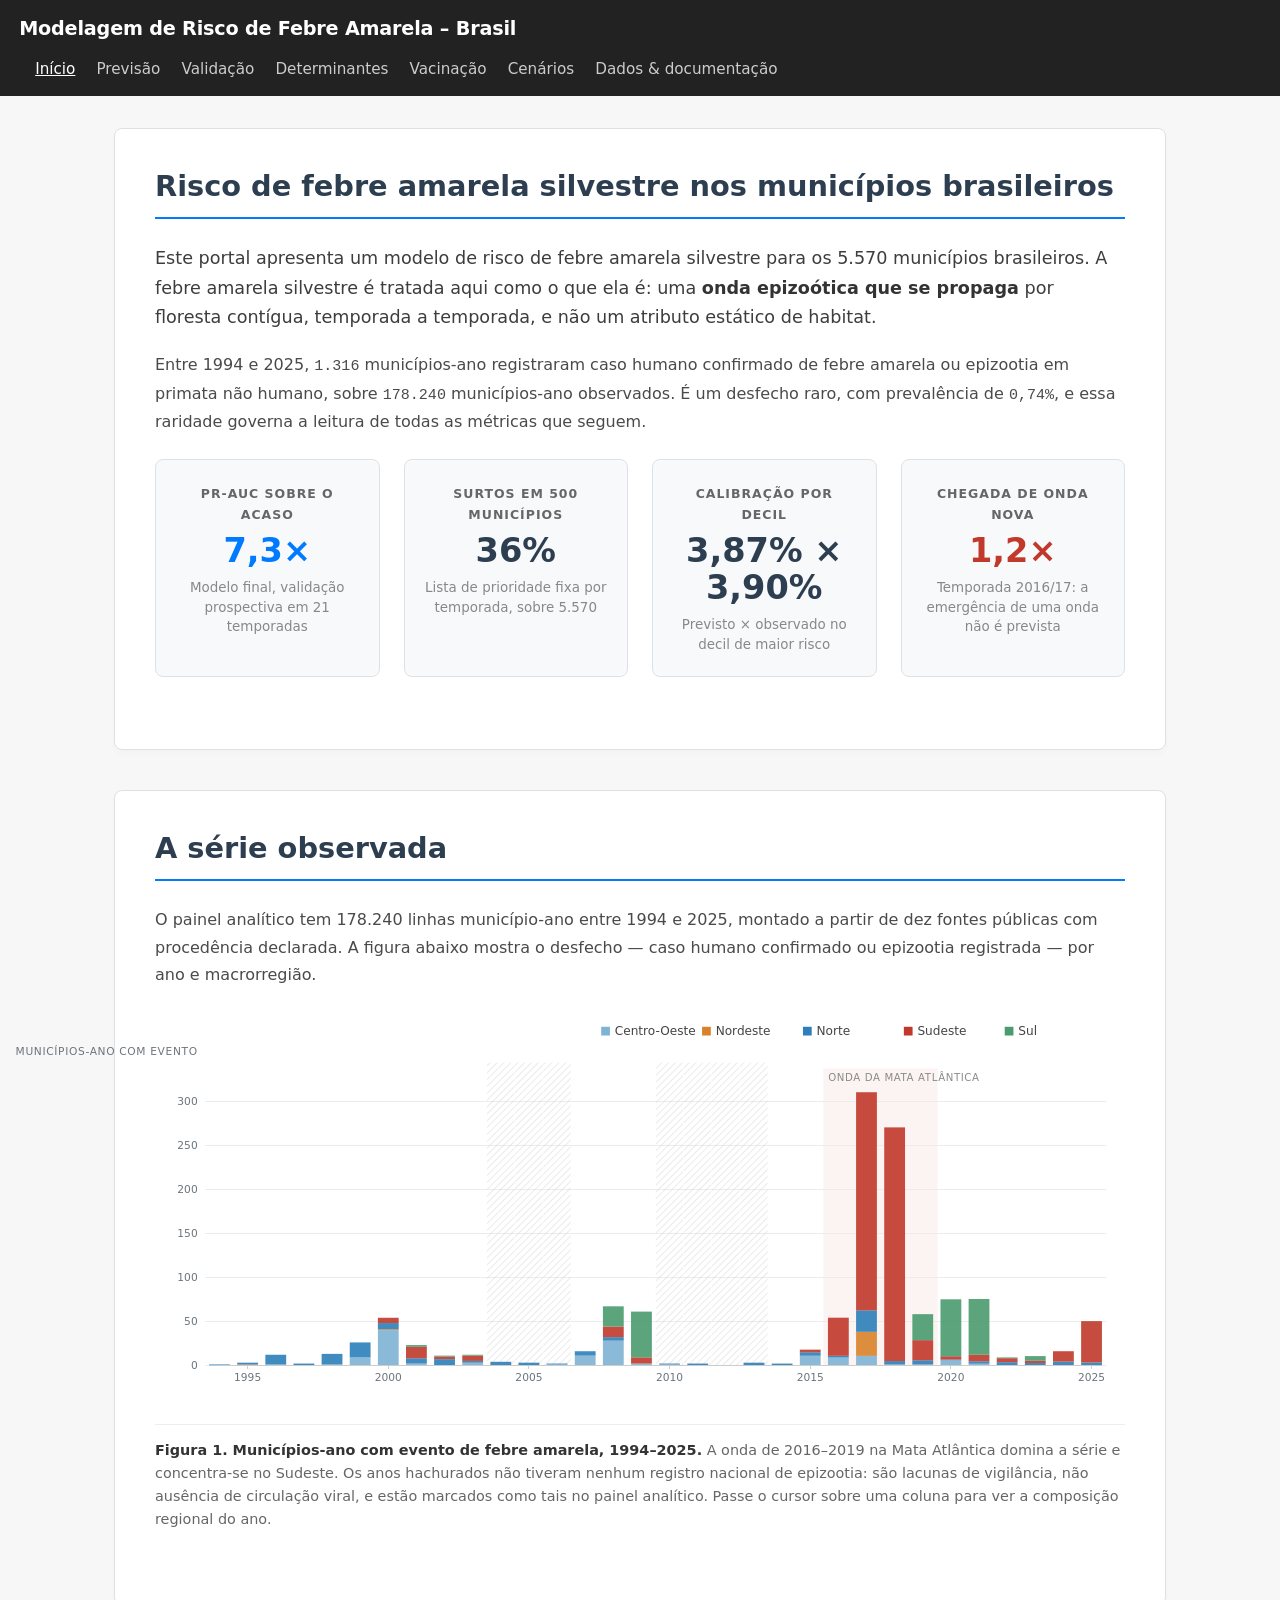
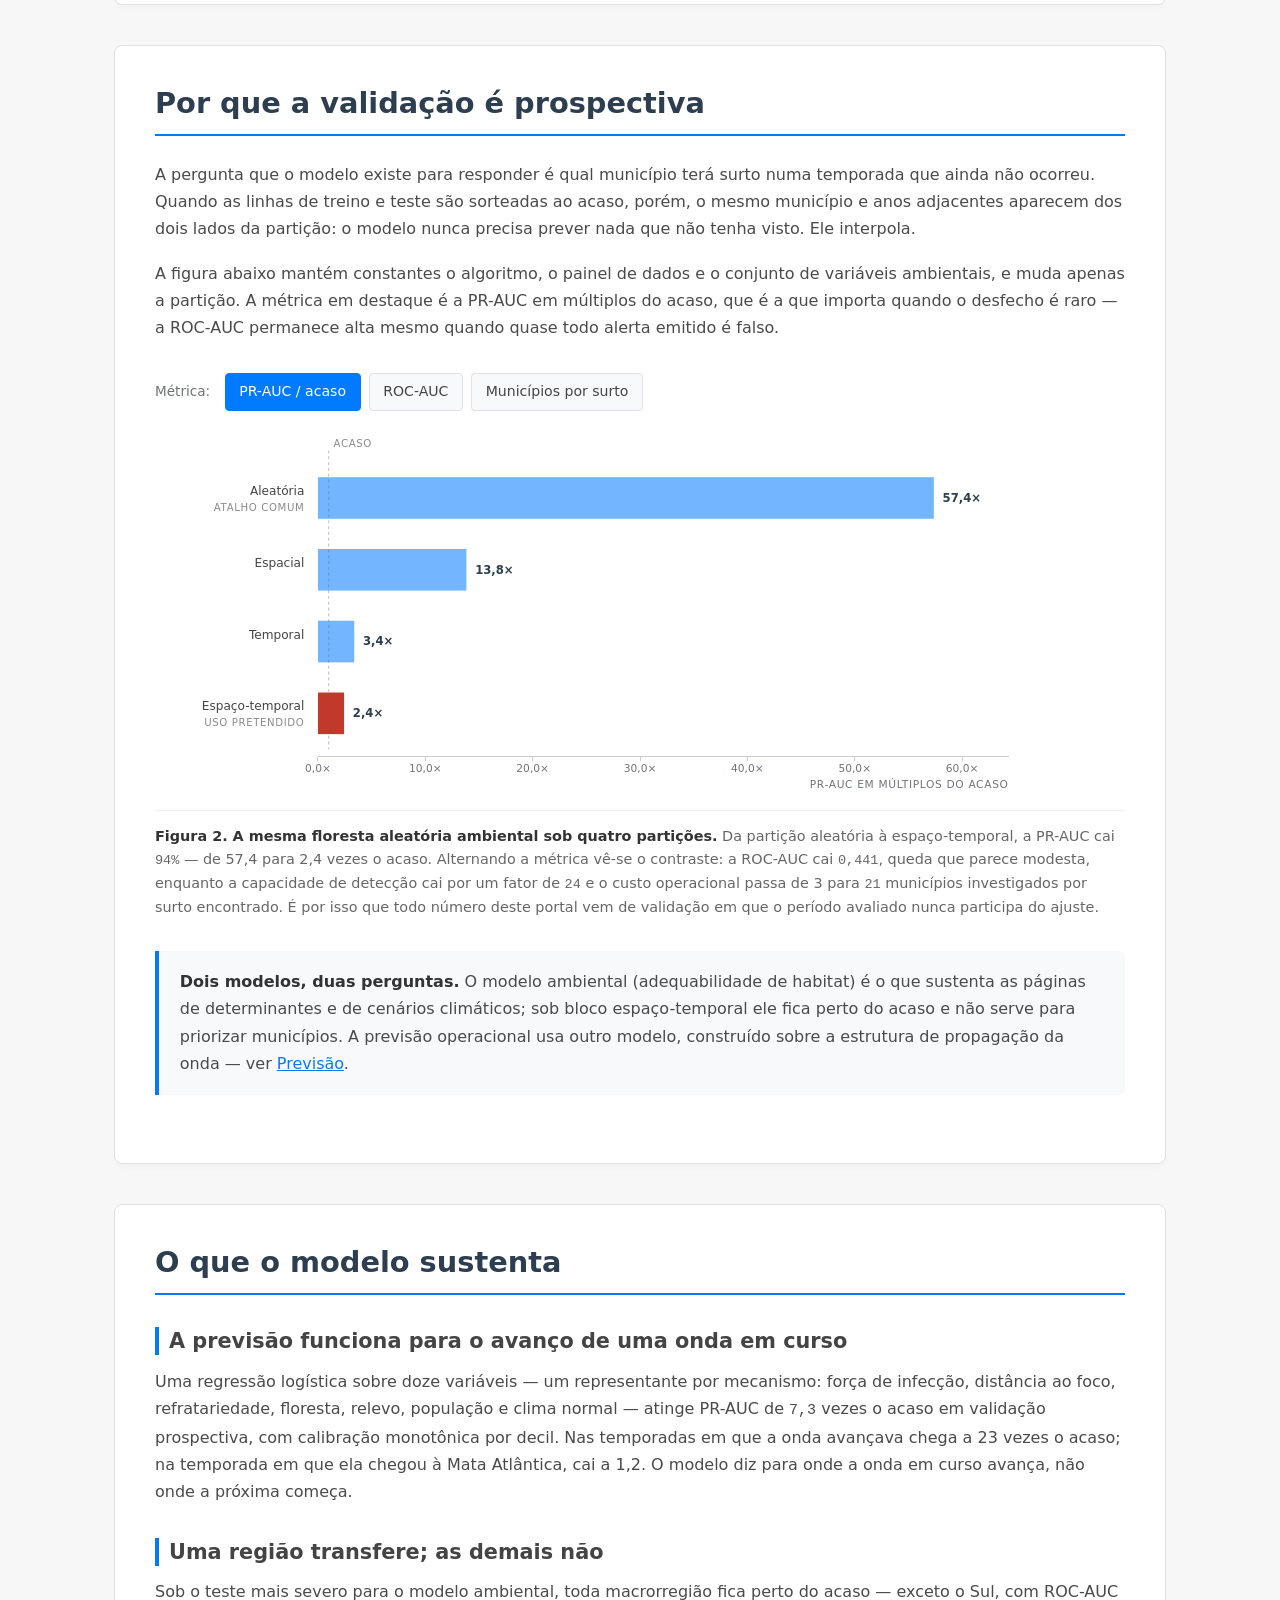
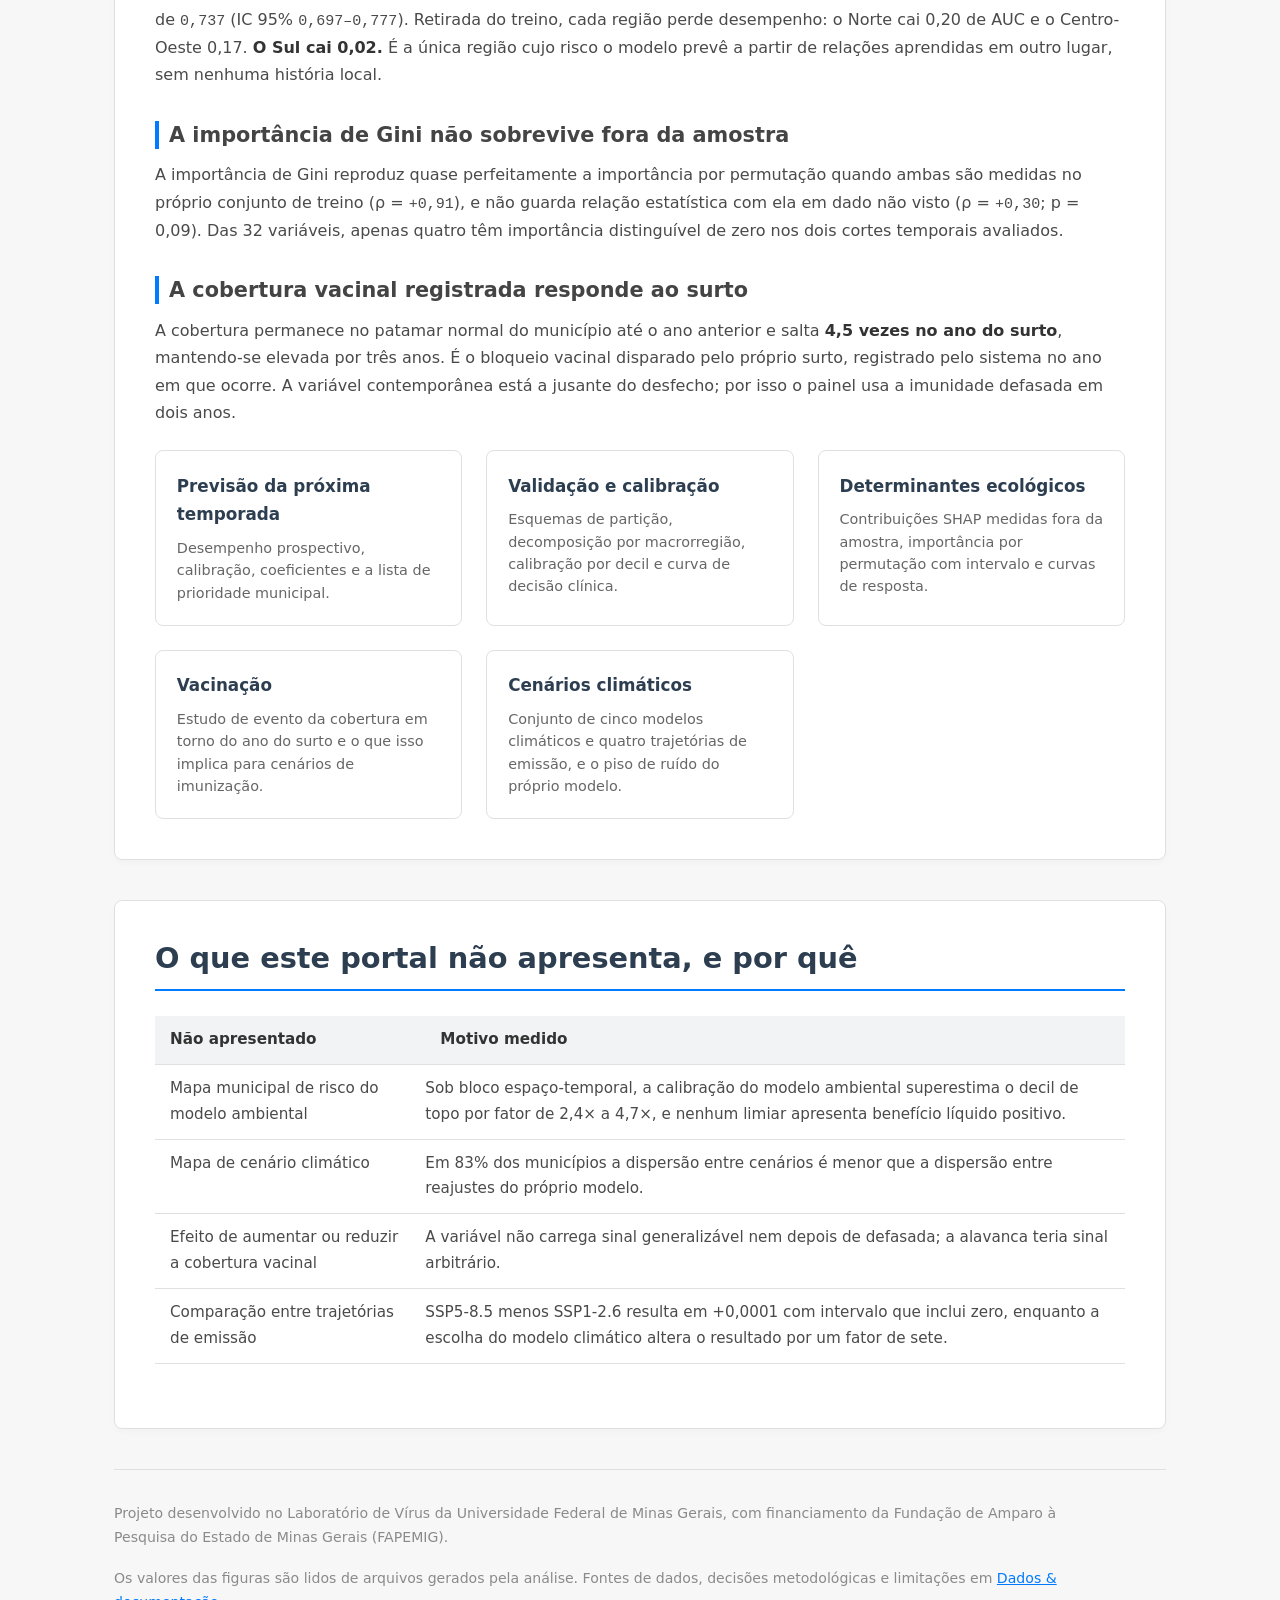
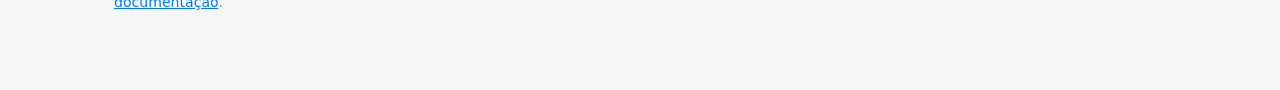
<file: dashboard/index.html>
<!DOCTYPE html>
<html lang="pt-BR">
<head>
<meta charset="utf-8">
<meta name="viewport" content="width=device-width, initial-scale=1">
<title>Modelagem de risco de febre amarela – Brasil</title>
<meta name="description" content="Modelo de risco de febre amarela silvestre nos municípios brasileiros: previsão da próxima temporada, validação prospectiva e em bloco, determinantes ecológicos e cenários climáticos.">
<link rel="stylesheet" href="css/painel.css">
</head>
<body>

<header class="site-header">
  <h1>Modelagem de Risco de Febre Amarela – Brasil</h1>
  <nav class="site-nav">
    <a href="index.html" class="active">Início</a>
    <a href="previsao.html">Previsão</a>
    <a href="validacao.html">Validação</a>
    <a href="determinantes.html">Determinantes</a>
    <a href="vacinacao.html">Vacinação</a>
    <a href="cenarios.html">Cenários</a>
    <a href="metodos.html">Dados &amp; documentação</a>
  </nav>
</header>

<div class="container">

  <section class="section-block">
    <h2>Risco de febre amarela silvestre nos municípios brasileiros</h2>
    <p class="lead">
      Este portal apresenta um modelo de risco de febre amarela silvestre para os
      5.570 municípios brasileiros. A febre amarela silvestre é tratada aqui como o
      que ela é: uma <strong>onda epizoótica que se propaga</strong> por floresta
      contígua, temporada a temporada, e não um atributo estático de habitat.
    </p>
    <p>
      Entre 1994 e 2025, <span class="num" id="total-eventos">—</span> municípios-ano
      registraram caso humano confirmado de febre amarela ou epizootia em primata
      não humano, sobre <span class="num" id="total-linhas">—</span> municípios-ano
      observados. É um desfecho raro, com prevalência de
      <span class="num">0,74%</span>, e essa raridade governa a leitura de todas as
      métricas que seguem.
    </p>

    <div class="metric-grid">
      <div class="metric-card">
        <h4>PR-AUC sobre o acaso</h4>
        <span class="value destaque">7,3×</span>
        <span class="desc">Modelo final, validação prospectiva em 21 temporadas</span>
      </div>
      <div class="metric-card">
        <h4>Surtos em 500 municípios</h4>
        <span class="value">36%</span>
        <span class="desc">Lista de prioridade fixa por temporada, sobre 5.570</span>
      </div>
      <div class="metric-card">
        <h4>Calibração por decil</h4>
        <span class="value">3,87% × 3,90%</span>
        <span class="desc">Previsto × observado no decil de maior risco</span>
      </div>
      <div class="metric-card">
        <h4>Chegada de onda nova</h4>
        <span class="value alerta">1,2×</span>
        <span class="desc">Temporada 2016/17: a emergência de uma onda não é prevista</span>
      </div>
    </div>
  </section>

  <section class="section-block">
    <h2>A série observada</h2>
    <p>
      O painel analítico tem 178.240 linhas município-ano entre 1994 e 2025,
      montado a partir de dez fontes públicas com procedência declarada. A figura
      abaixo mostra o desfecho — caso humano confirmado ou epizootia registrada —
      por ano e macrorregião.
    </p>

    <div class="figure-container">
      <div id="fig-serie"></div>
      <p class="figure-caption">
        <strong>Figura 1. Municípios-ano com evento de febre amarela, 1994–2025.</strong>
        A onda de 2016–2019 na Mata Atlântica domina a série e concentra-se no
        Sudeste. Os anos hachurados não tiveram nenhum registro nacional de
        epizootia: são lacunas de vigilância, não ausência de circulação viral, e
        estão marcados como tais no painel analítico. Passe o cursor sobre uma
        coluna para ver a composição regional do ano.
      </p>
    </div>
  </section>

  <section class="section-block">
    <h2>Por que a validação é prospectiva</h2>
    <p>
      A pergunta que o modelo existe para responder é qual município terá surto numa
      temporada que ainda não ocorreu. Quando as linhas de treino e teste são
      sorteadas ao acaso, porém, o mesmo município e anos adjacentes aparecem dos
      dois lados da partição: o modelo nunca precisa prever nada que não tenha
      visto. Ele interpola.
    </p>
    <p>
      A figura abaixo mantém constantes o algoritmo, o painel de dados e o conjunto
      de variáveis ambientais, e muda apenas a partição. A métrica em destaque é a
      PR-AUC em múltiplos do acaso, que é a que importa quando o desfecho é raro — a
      ROC-AUC permanece alta mesmo quando quase todo alerta emitido é falso.
    </p>

    <div class="figure-container">
      <div class="controles" id="ctrl-validacao">
        <span class="rotulo">Métrica:</span>
        <button class="botao" data-metrica="vezes" aria-pressed="true">PR-AUC / acaso</button>
        <button class="botao" data-metrica="roc" aria-pressed="false">ROC-AUC</button>
        <button class="botao" data-metrica="custo" aria-pressed="false">Municípios por surto</button>
      </div>
      <div id="fig-validacao"></div>
      <p class="figure-caption">
        <strong>Figura 2. A mesma floresta aleatória ambiental sob quatro partições.</strong>
        Da partição aleatória à espaço-temporal, a PR-AUC cai
        <span class="num">94%</span> — de 57,4 para 2,4 vezes o acaso. Alternando a
        métrica vê-se o contraste: a ROC-AUC cai <span class="num">0,441</span>,
        queda que parece modesta, enquanto a capacidade de detecção cai por um
        fator de <span class="num">24</span> e o custo operacional passa de 3 para
        <span class="num">21</span> municípios investigados por surto encontrado.
        É por isso que todo número deste portal vem de validação em que o período
        avaliado nunca participa do ajuste.
      </p>
    </div>

    <div class="ressalva">
      <p>
        <strong>Dois modelos, duas perguntas.</strong> O modelo ambiental
        (adequabilidade de habitat) é o que sustenta as páginas de determinantes e de
        cenários climáticos; sob bloco espaço-temporal ele fica perto do acaso e não
        serve para priorizar municípios. A previsão operacional usa outro modelo,
        construído sobre a estrutura de propagação da onda — ver
        <a href="previsao.html">Previsão</a>.
      </p>
    </div>
  </section>

  <section class="section-block">
    <h2>O que o modelo sustenta</h2>

    <h3>A previsão funciona para o avanço de uma onda em curso</h3>
    <p>
      Uma regressão logística sobre doze variáveis — um representante por
      mecanismo: força de infecção, distância ao foco, refratariedade, floresta,
      relevo, população e clima normal — atinge PR-AUC de
      <span class="num">7,3</span> vezes o acaso em validação prospectiva, com
      calibração monotônica por decil. Nas temporadas em que a onda avançava
      chega a 23 vezes o acaso; na temporada em que ela chegou à Mata Atlântica,
      cai a 1,2. O modelo diz para onde a onda em curso avança, não onde a próxima
      começa.
    </p>

    <h3>Uma região transfere; as demais não</h3>
    <p>
      Sob o teste mais severo para o modelo ambiental, toda macrorregião fica perto
      do acaso — exceto o Sul, com ROC-AUC de <span class="num">0,737</span>
      (IC 95% <span class="num">0,697–0,777</span>). Retirada do treino, cada região
      perde desempenho: o Norte cai 0,20 de AUC e o Centro-Oeste 0,17.
      <strong>O Sul cai 0,02.</strong> É a única região cujo risco o modelo prevê a
      partir de relações aprendidas em outro lugar, sem nenhuma história local.
    </p>

    <h3>A importância de Gini não sobrevive fora da amostra</h3>
    <p>
      A importância de Gini reproduz quase perfeitamente a importância por
      permutação quando ambas são medidas no próprio conjunto de treino
      (ρ = <span class="num">+0,91</span>), e não guarda relação estatística com ela
      em dado não visto (ρ = <span class="num">+0,30</span>; p = 0,09). Das 32
      variáveis, apenas quatro têm importância distinguível de zero nos dois cortes
      temporais avaliados.
    </p>

    <h3>A cobertura vacinal registrada responde ao surto</h3>
    <p>
      A cobertura permanece no patamar normal do município até o ano anterior e
      salta <strong>4,5 vezes no ano do surto</strong>, mantendo-se elevada por três
      anos. É o bloqueio vacinal disparado pelo próprio surto, registrado pelo
      sistema no ano em que ocorre. A variável contemporânea está a jusante do
      desfecho; por isso o painel usa a imunidade defasada em dois anos.
    </p>

    <div class="home-links-grid">
      <a class="card-link" href="previsao.html">
        <h4>Previsão da próxima temporada</h4>
        <p>Desempenho prospectivo, calibração, coeficientes e a lista de prioridade municipal.</p>
      </a>
      <a class="card-link" href="validacao.html">
        <h4>Validação e calibração</h4>
        <p>Esquemas de partição, decomposição por macrorregião, calibração por decil e curva de decisão clínica.</p>
      </a>
      <a class="card-link" href="determinantes.html">
        <h4>Determinantes ecológicos</h4>
        <p>Contribuições SHAP medidas fora da amostra, importância por permutação com intervalo e curvas de resposta.</p>
      </a>
      <a class="card-link" href="vacinacao.html">
        <h4>Vacinação</h4>
        <p>Estudo de evento da cobertura em torno do ano do surto e o que isso implica para cenários de imunização.</p>
      </a>
      <a class="card-link" href="cenarios.html">
        <h4>Cenários climáticos</h4>
        <p>Conjunto de cinco modelos climáticos e quatro trajetórias de emissão, e o piso de ruído do próprio modelo.</p>
      </a>
    </div>
  </section>

  <section class="section-block">
    <h2>O que este portal não apresenta, e por quê</h2>
    <table class="tech-table">
      <thead>
        <tr><th>Não apresentado</th><th>Motivo medido</th></tr>
      </thead>
      <tbody>
        <tr>
          <td>Mapa municipal de risco do modelo ambiental</td>
          <td>Sob bloco espaço-temporal, a calibração do modelo ambiental superestima o decil de topo por fator de 2,4× a 4,7×, e nenhum limiar apresenta benefício líquido positivo.</td>
        </tr>
        <tr>
          <td>Mapa de cenário climático</td>
          <td>Em 83% dos municípios a dispersão entre cenários é menor que a dispersão entre reajustes do próprio modelo.</td>
        </tr>
        <tr>
          <td>Efeito de aumentar ou reduzir a cobertura vacinal</td>
          <td>A variável não carrega sinal generalizável nem depois de defasada; a alavanca teria sinal arbitrário.</td>
        </tr>
        <tr>
          <td>Comparação entre trajetórias de emissão</td>
          <td>SSP5-8.5 menos SSP1-2.6 resulta em +0,0001 com intervalo que inclui zero, enquanto a escolha do modelo climático altera o resultado por um fator de sete.</td>
        </tr>
      </tbody>
    </table>
  </section>

  <footer class="rodape">
    <p>
      Projeto desenvolvido no Laboratório de Vírus da Universidade Federal de Minas
      Gerais, com financiamento da Fundação de Amparo à Pesquisa do Estado de Minas
      Gerais (FAPEMIG).
    </p>
    <p>
      Os valores das figuras são lidos de arquivos gerados pela análise. Fontes de
      dados, decisões metodológicas e limitações em
      <a href="metodos.html">Dados &amp; documentação</a>.
    </p>
  </footer>

</div>

<script type="module" src="js/pagina-inicio.js"></script>
</body>
</html>
</file>
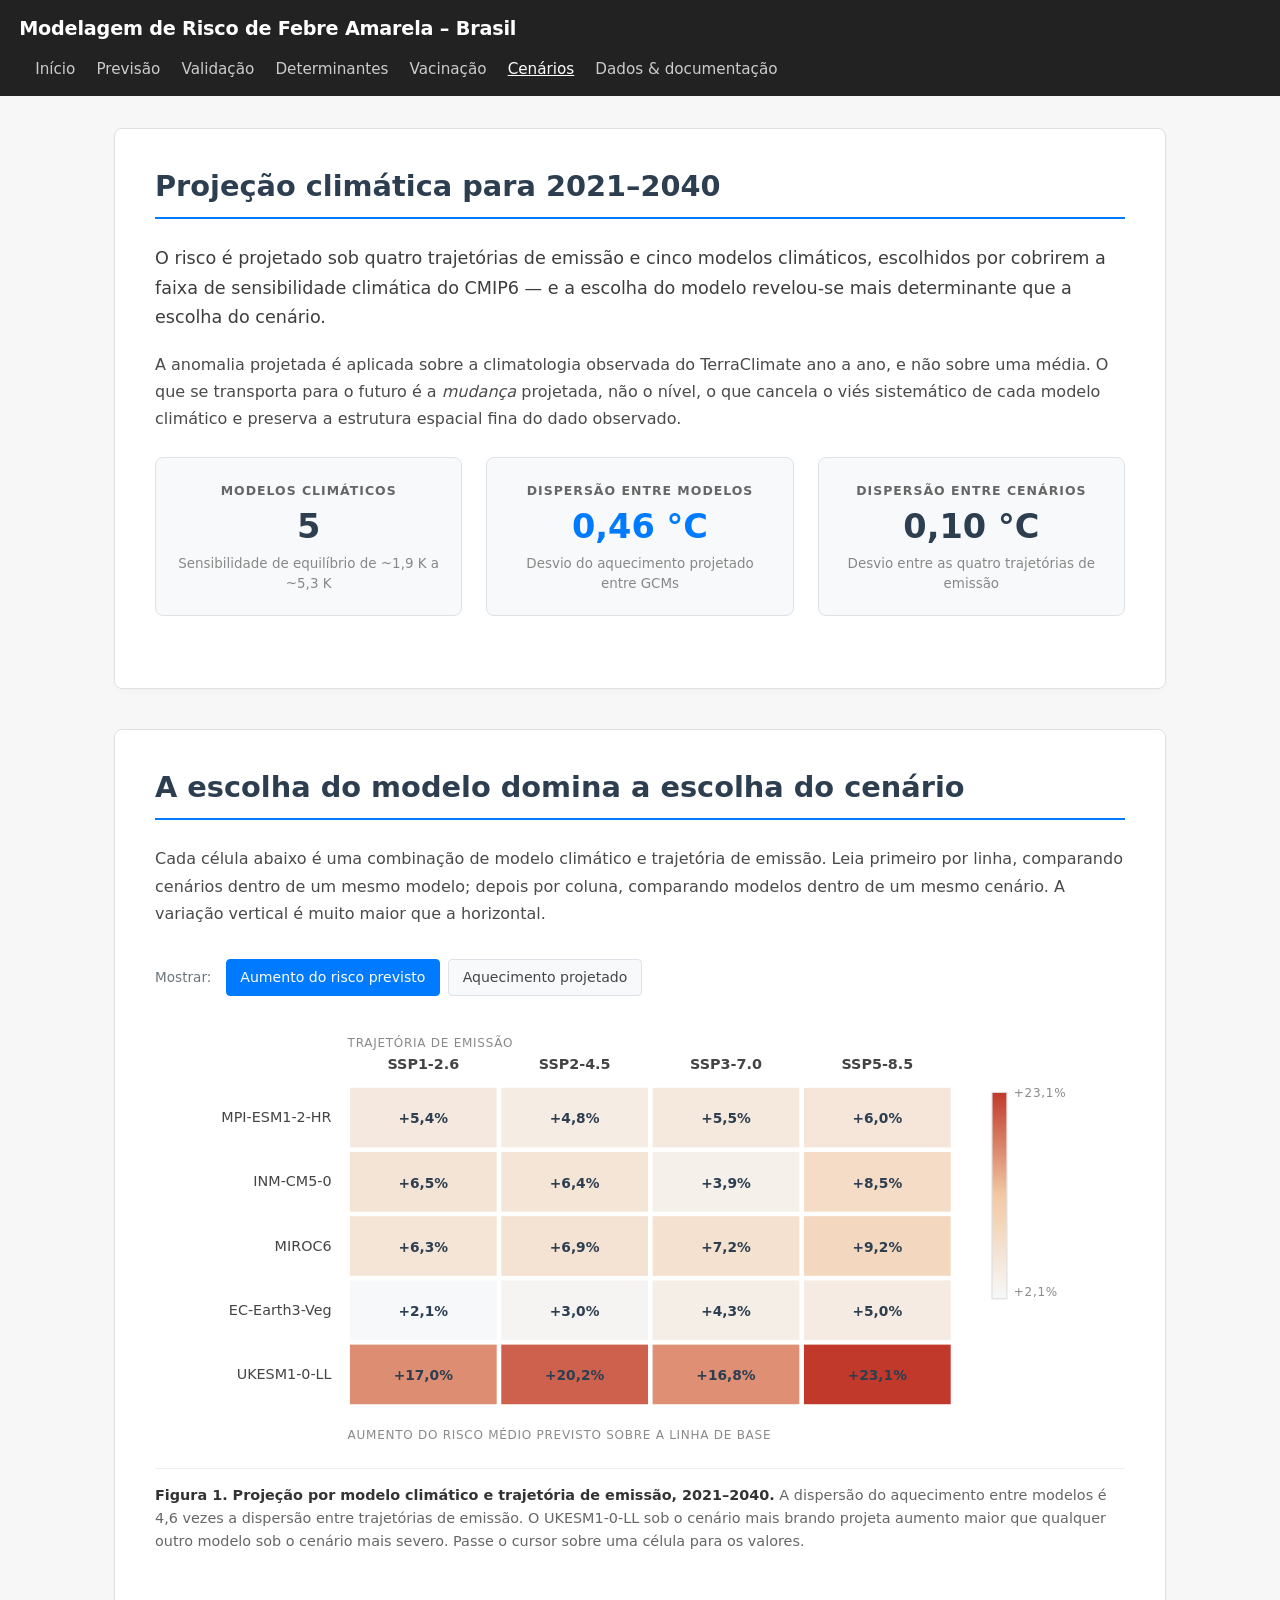
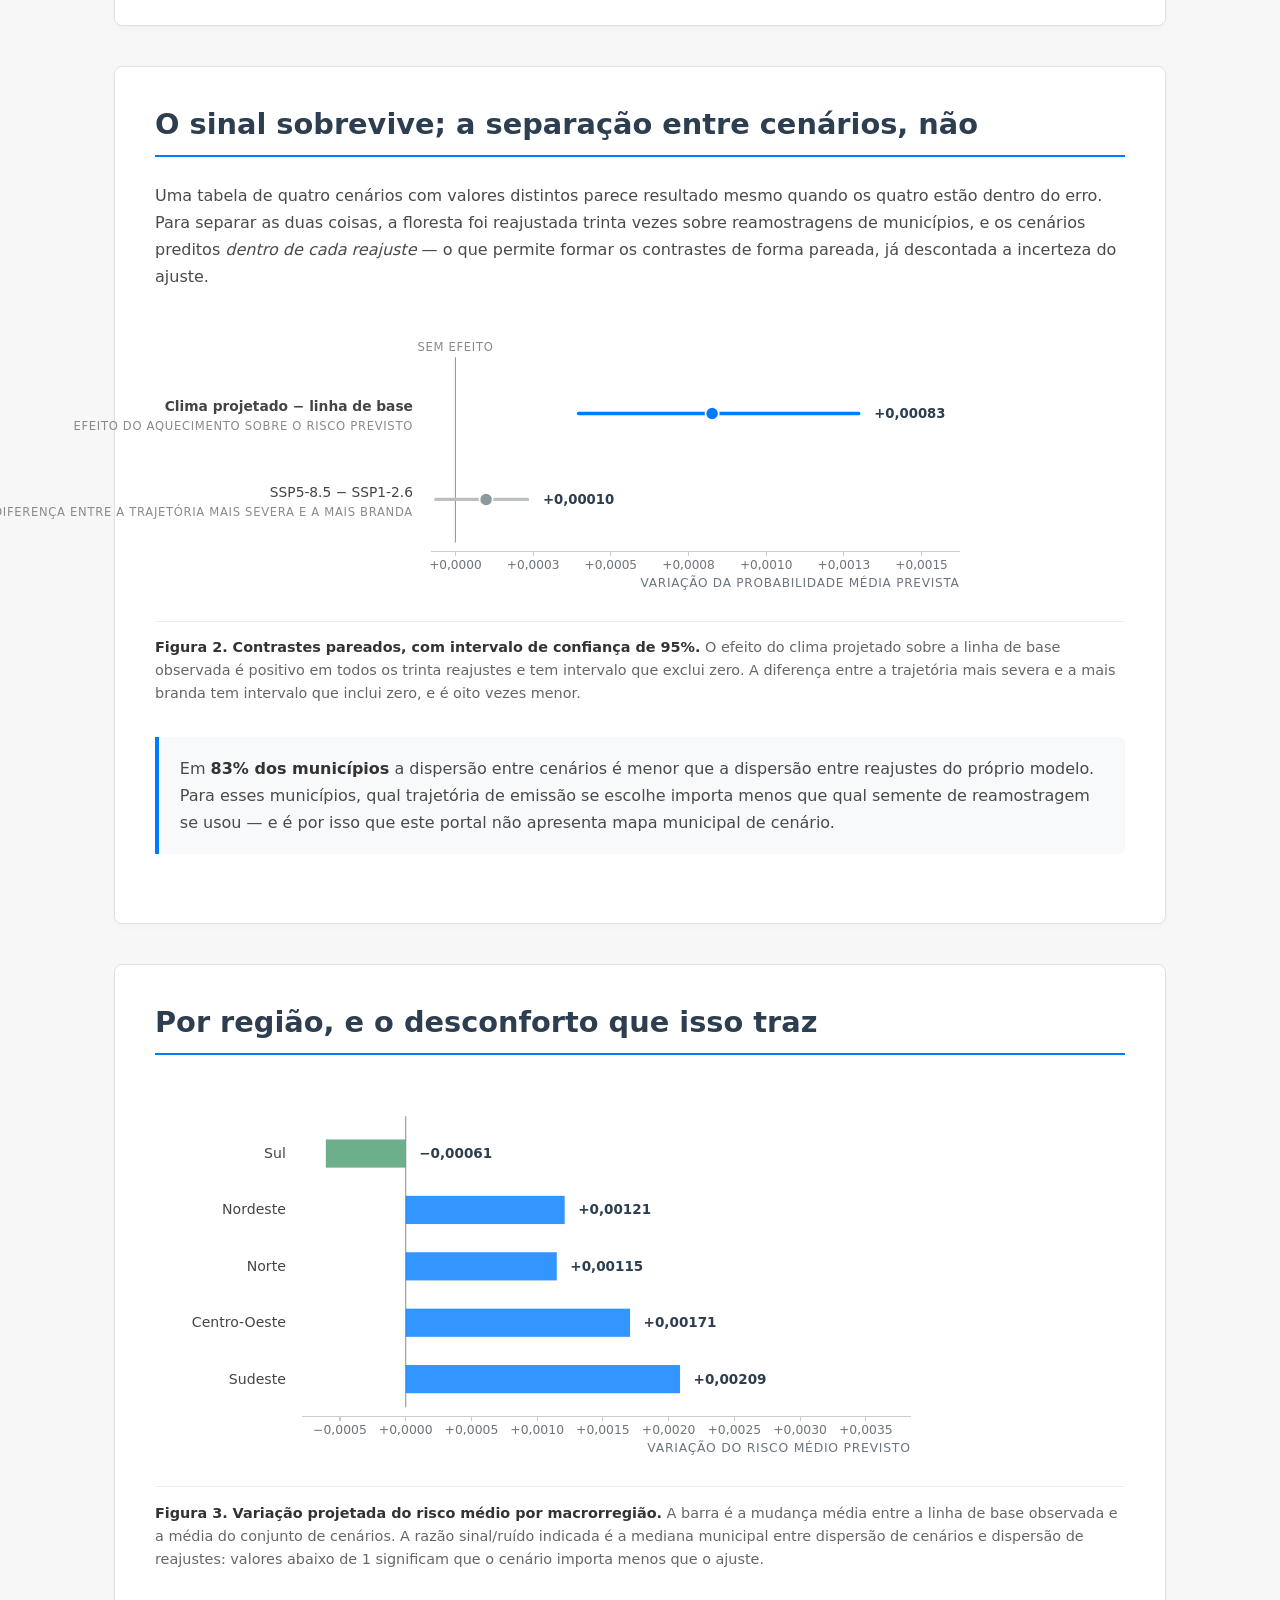
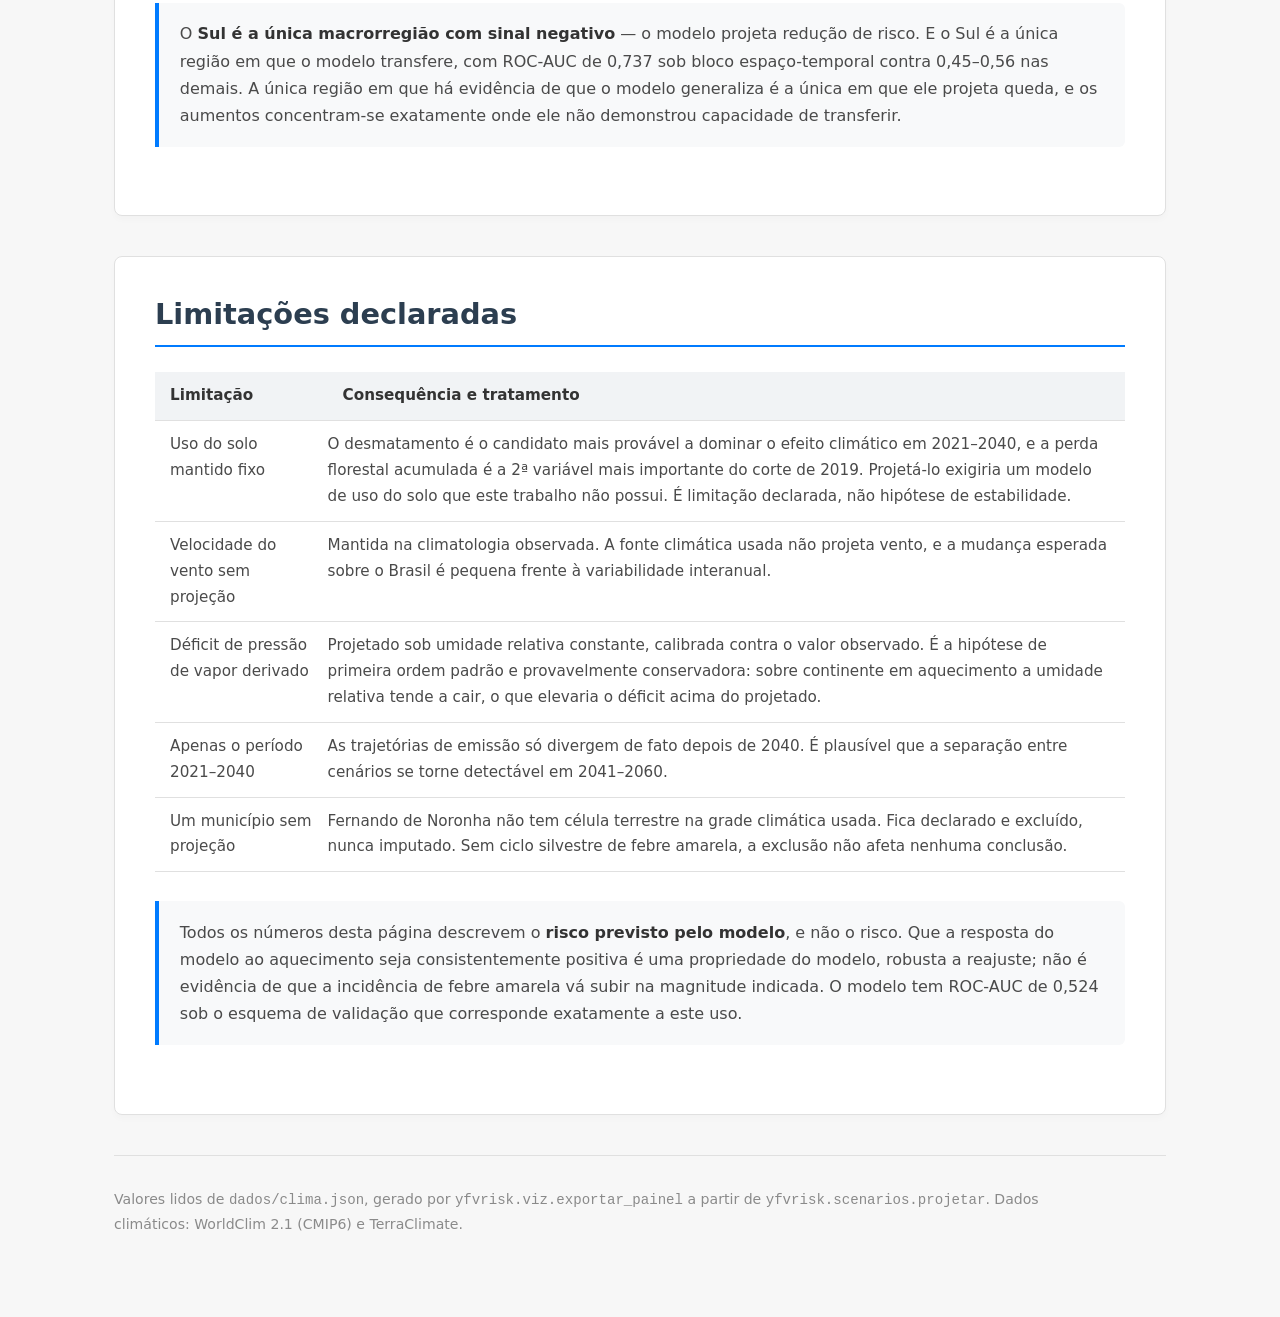
<file: dashboard/cenarios.html>
<!DOCTYPE html>
<html lang="pt-BR">
<head>
<meta charset="utf-8">
<meta name="viewport" content="width=device-width, initial-scale=1">
<title>Cenários climáticos – Modelagem de risco de febre amarela</title>
<meta name="description" content="Projeção do risco para 2021–2040 sob cinco modelos climáticos e quatro trajetórias de emissão, com o piso de ruído do próprio modelo.">
<link rel="stylesheet" href="css/painel.css">
</head>
<body>

<header class="site-header">
  <h1>Modelagem de Risco de Febre Amarela – Brasil</h1>
  <nav class="site-nav">
    <a href="index.html">Início</a>
    <a href="previsao.html">Previsão</a>
    <a href="validacao.html">Validação</a>
    <a href="determinantes.html">Determinantes</a>
    <a href="vacinacao.html">Vacinação</a>
    <a href="cenarios.html" class="active">Cenários</a>
    <a href="metodos.html">Dados &amp; documentação</a>
  </nav>
</header>

<div class="container">

  <section class="section-block">
    <h2>Projeção climática para 2021–2040</h2>
    <p class="lead">
      O risco é projetado sob quatro trajetórias de emissão e cinco modelos
      climáticos, escolhidos por cobrirem a faixa de sensibilidade climática do
      CMIP6 — e a escolha do modelo revelou-se mais determinante que a escolha do
      cenário.
    </p>
    <p>
      A anomalia projetada é aplicada sobre a climatologia observada do
      TerraClimate ano a ano, e não sobre uma média. O que se transporta para o
      futuro é a <em>mudança</em> projetada, não o nível, o que cancela o viés
      sistemático de cada modelo climático e preserva a estrutura espacial fina do
      dado observado.
    </p>

    <div class="metric-grid">
      <div class="metric-card">
        <h4>Modelos climáticos</h4>
        <span class="value" id="m-gcms">—</span>
        <span class="desc">Sensibilidade de equilíbrio de ~1,9 K a ~5,3 K</span>
      </div>
      <div class="metric-card">
        <h4>Dispersão entre modelos</h4>
        <span class="value destaque" id="m-disp-gcm">—</span>
        <span class="desc">Desvio do aquecimento projetado entre GCMs</span>
      </div>
      <div class="metric-card">
        <h4>Dispersão entre cenários</h4>
        <span class="value" id="m-disp-ssp">—</span>
        <span class="desc">Desvio entre as quatro trajetórias de emissão</span>
      </div>
    </div>
  </section>

  <section class="section-block">
    <h2>A escolha do modelo domina a escolha do cenário</h2>
    <p>
      Cada célula abaixo é uma combinação de modelo climático e trajetória de
      emissão. Leia primeiro por linha, comparando cenários dentro de um mesmo
      modelo; depois por coluna, comparando modelos dentro de um mesmo cenário. A
      variação vertical é muito maior que a horizontal.
    </p>

    <div class="figure-container">
      <div class="controles" id="ctrl-matriz">
        <span class="rotulo">Mostrar:</span>
        <button class="botao" data-campo="risco" aria-pressed="true">Aumento do risco previsto</button>
        <button class="botao" data-campo="aquecimento" aria-pressed="false">Aquecimento projetado</button>
      </div>
      <div id="fig-matriz"></div>
      <p class="figure-caption">
        <strong>Figura 1. Projeção por modelo climático e trajetória de emissão, 2021–2040.</strong>
        <span id="cap-matriz">—</span>
        O UKESM1-0-LL sob o cenário mais brando projeta aumento maior que qualquer
        outro modelo sob o cenário mais severo. Passe o cursor sobre uma célula
        para os valores.
      </p>
    </div>
  </section>

  <section class="section-block">
    <h2>O sinal sobrevive; a separação entre cenários, não</h2>
    <p>
      Uma tabela de quatro cenários com valores distintos parece resultado mesmo
      quando os quatro estão dentro do erro. Para separar as duas coisas, a
      floresta foi reajustada trinta vezes sobre reamostragens de municípios, e os
      cenários preditos <em>dentro de cada reajuste</em> — o que permite formar os
      contrastes de forma pareada, já descontada a incerteza do ajuste.
    </p>

    <div class="figure-container">
      <div id="fig-contrastes"></div>
      <p class="figure-caption">
        <strong>Figura 2. Contrastes pareados, com intervalo de confiança de 95%.</strong>
        O efeito do clima projetado sobre a linha de base observada é positivo em
        todos os trinta reajustes e tem intervalo que exclui zero. A diferença
        entre a trajetória mais severa e a mais branda tem intervalo que inclui
        zero, e é oito vezes menor.
      </p>
    </div>

    <div class="ressalva">
      <p>
        Em <strong>83% dos municípios</strong> a dispersão entre cenários é menor
        que a dispersão entre reajustes do próprio modelo. Para esses municípios,
        qual trajetória de emissão se escolhe importa menos que qual semente de
        reamostragem se usou — e é por isso que este portal não apresenta mapa
        municipal de cenário.
      </p>
    </div>
  </section>

  <section class="section-block">
    <h2>Por região, e o desconforto que isso traz</h2>
    <div class="figure-container">
      <div id="fig-regiao-clima"></div>
      <p class="figure-caption">
        <strong>Figura 3. Variação projetada do risco médio por macrorregião.</strong>
        A barra é a mudança média entre a linha de base observada e a média do
        conjunto de cenários. A razão sinal/ruído indicada é a mediana municipal
        entre dispersão de cenários e dispersão de reajustes: valores abaixo de 1
        significam que o cenário importa menos que o ajuste.
      </p>
    </div>

    <div class="ressalva">
      <p>
        O <strong>Sul é a única macrorregião com sinal negativo</strong> — o modelo
        projeta redução de risco. E o Sul é a única região em que o modelo
        transfere, com ROC-AUC de 0,737 sob bloco espaço-temporal contra 0,45–0,56
        nas demais. A única região em que há evidência de que o modelo generaliza é
        a única em que ele projeta queda, e os aumentos concentram-se exatamente
        onde ele não demonstrou capacidade de transferir.
      </p>
    </div>
  </section>

  <section class="section-block">
    <h2>Limitações declaradas</h2>
    <table class="tech-table">
      <thead><tr><th>Limitação</th><th>Consequência e tratamento</th></tr></thead>
      <tbody>
        <tr>
          <td>Uso do solo mantido fixo</td>
          <td>O desmatamento é o candidato mais provável a dominar o efeito climático em 2021–2040, e a perda florestal acumulada é a 2ª variável mais importante do corte de 2019. Projetá-lo exigiria um modelo de uso do solo que este trabalho não possui. É limitação declarada, não hipótese de estabilidade.</td>
        </tr>
        <tr>
          <td>Velocidade do vento sem projeção</td>
          <td>Mantida na climatologia observada. A fonte climática usada não projeta vento, e a mudança esperada sobre o Brasil é pequena frente à variabilidade interanual.</td>
        </tr>
        <tr>
          <td>Déficit de pressão de vapor derivado</td>
          <td>Projetado sob umidade relativa constante, calibrada contra o valor observado. É a hipótese de primeira ordem padrão e provavelmente conservadora: sobre continente em aquecimento a umidade relativa tende a cair, o que elevaria o déficit acima do projetado.</td>
        </tr>
        <tr>
          <td>Apenas o período 2021–2040</td>
          <td>As trajetórias de emissão só divergem de fato depois de 2040. É plausível que a separação entre cenários se torne detectável em 2041–2060.</td>
        </tr>
        <tr>
          <td>Um município sem projeção</td>
          <td>Fernando de Noronha não tem célula terrestre na grade climática usada. Fica declarado e excluído, nunca imputado. Sem ciclo silvestre de febre amarela, a exclusão não afeta nenhuma conclusão.</td>
        </tr>
      </tbody>
    </table>

    <div class="ressalva">
      <p>
        Todos os números desta página descrevem o <strong>risco previsto pelo
        modelo</strong>, e não o risco. Que a resposta do modelo ao aquecimento seja
        consistentemente positiva é uma propriedade do modelo, robusta a reajuste;
        não é evidência de que a incidência de febre amarela vá subir na magnitude
        indicada. O modelo tem ROC-AUC de 0,524 sob o esquema de validação que
        corresponde exatamente a este uso.
      </p>
    </div>
  </section>

  <footer class="rodape">
    <p>
      Valores lidos de <code>dados/clima.json</code>, gerado por
      <code>yfvrisk.viz.exportar_painel</code> a partir de <code>yfvrisk.scenarios.projetar</code>.
      Dados climáticos: WorldClim 2.1 (CMIP6) e TerraClimate.
    </p>
  </footer>

</div>

<script type="module" src="js/pagina-cenarios.js"></script>
</body>
</html>
</file>
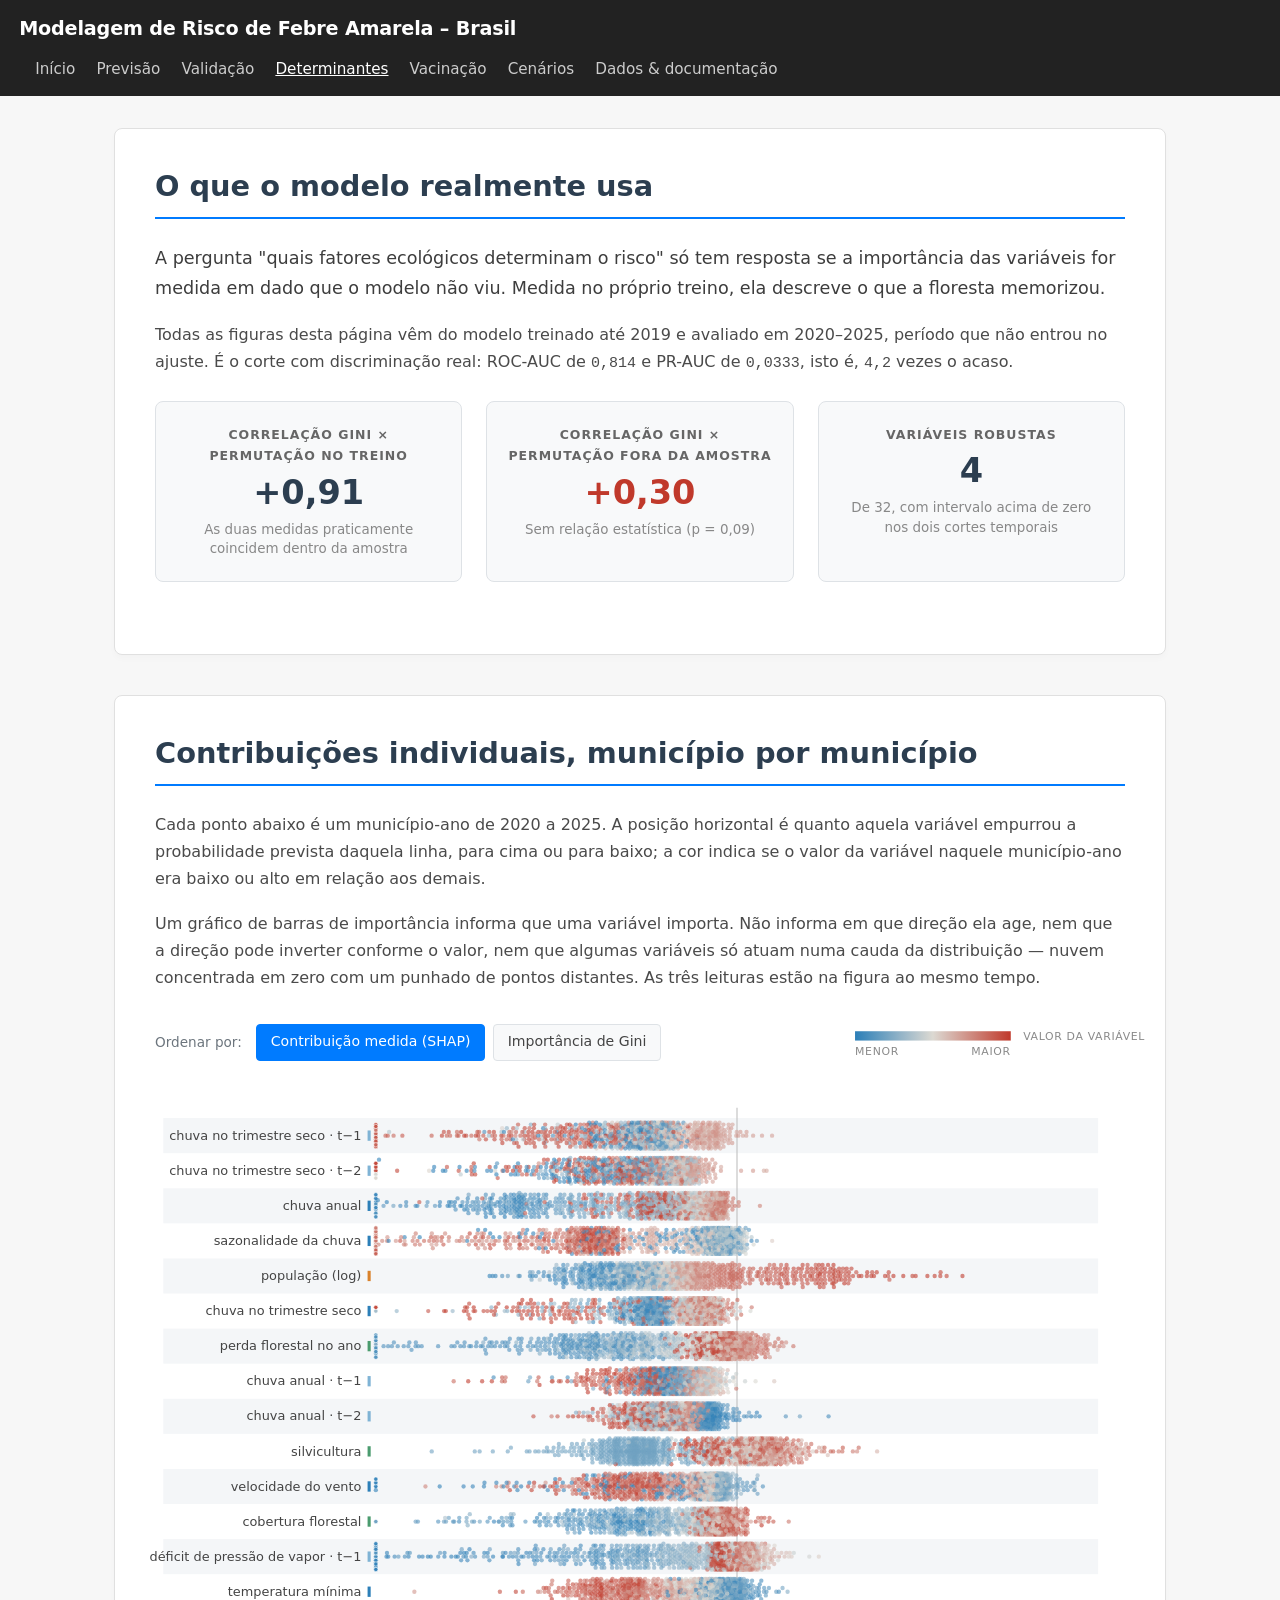
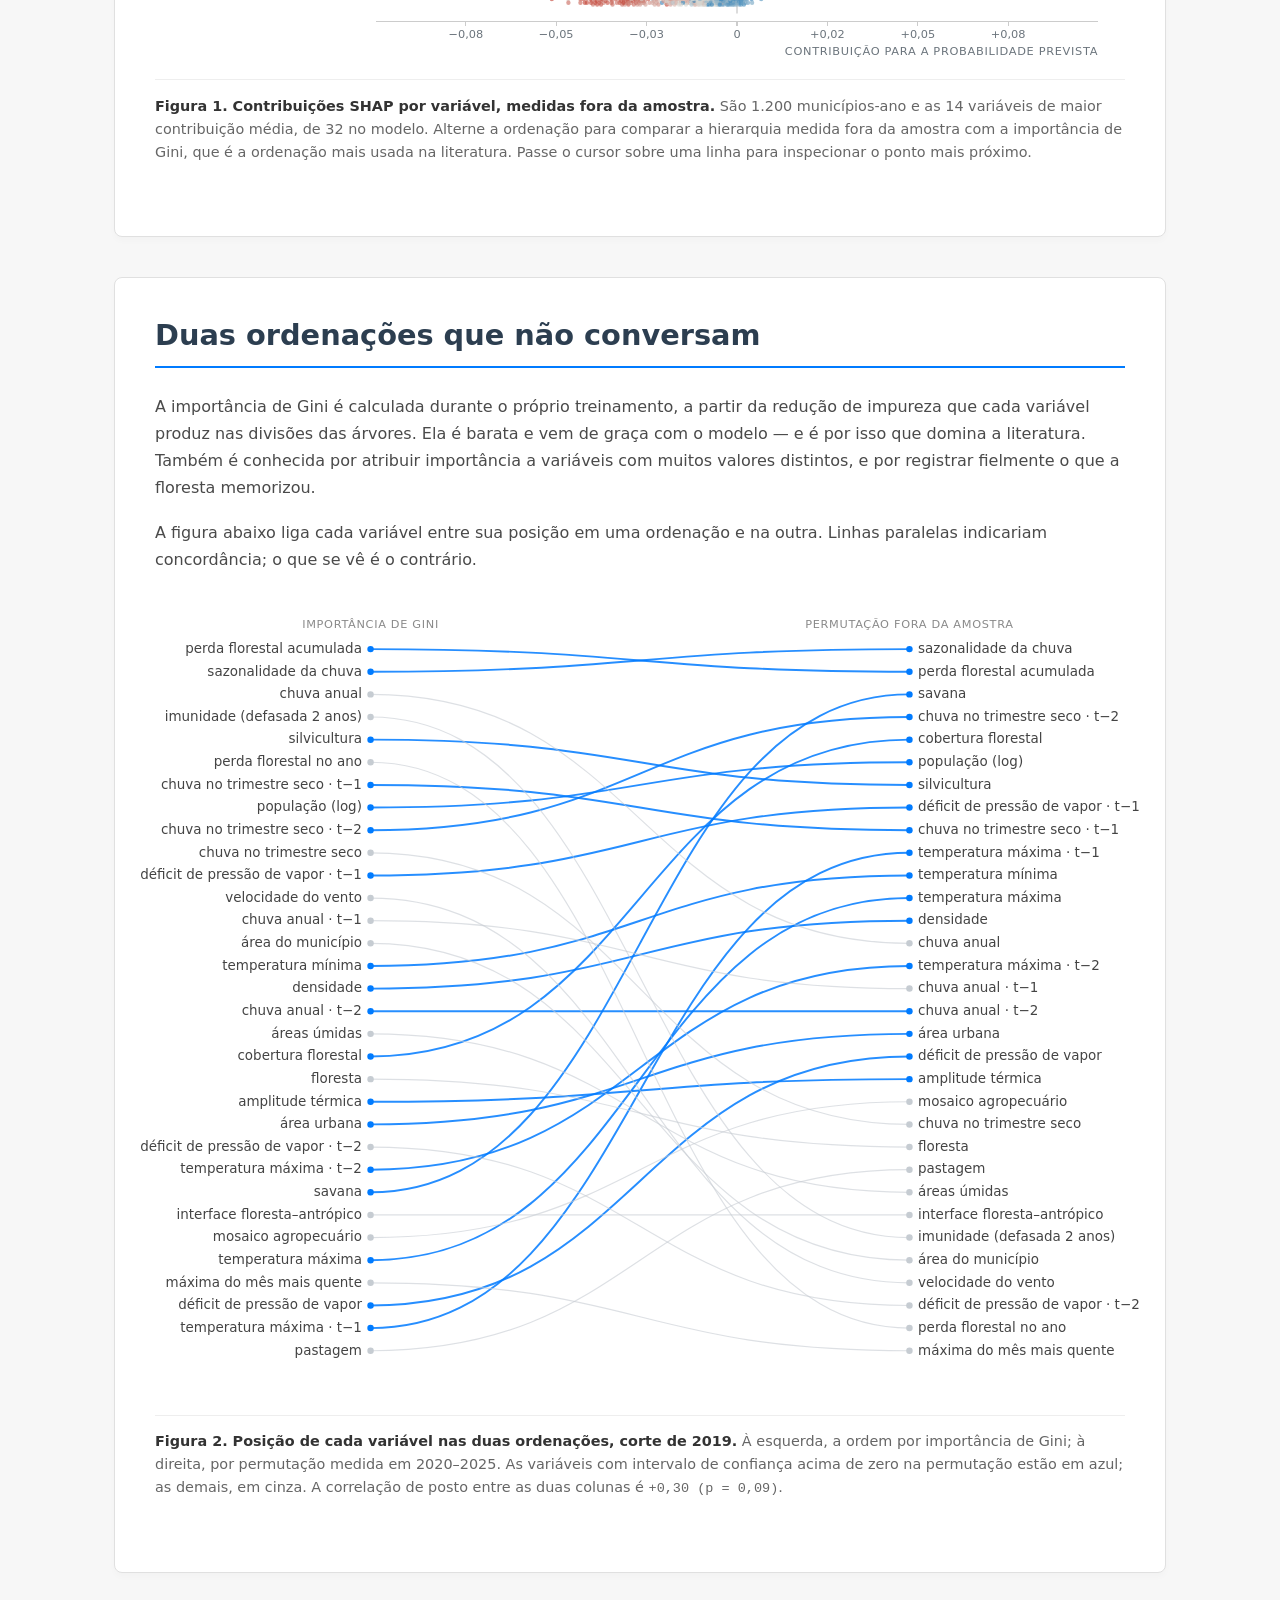
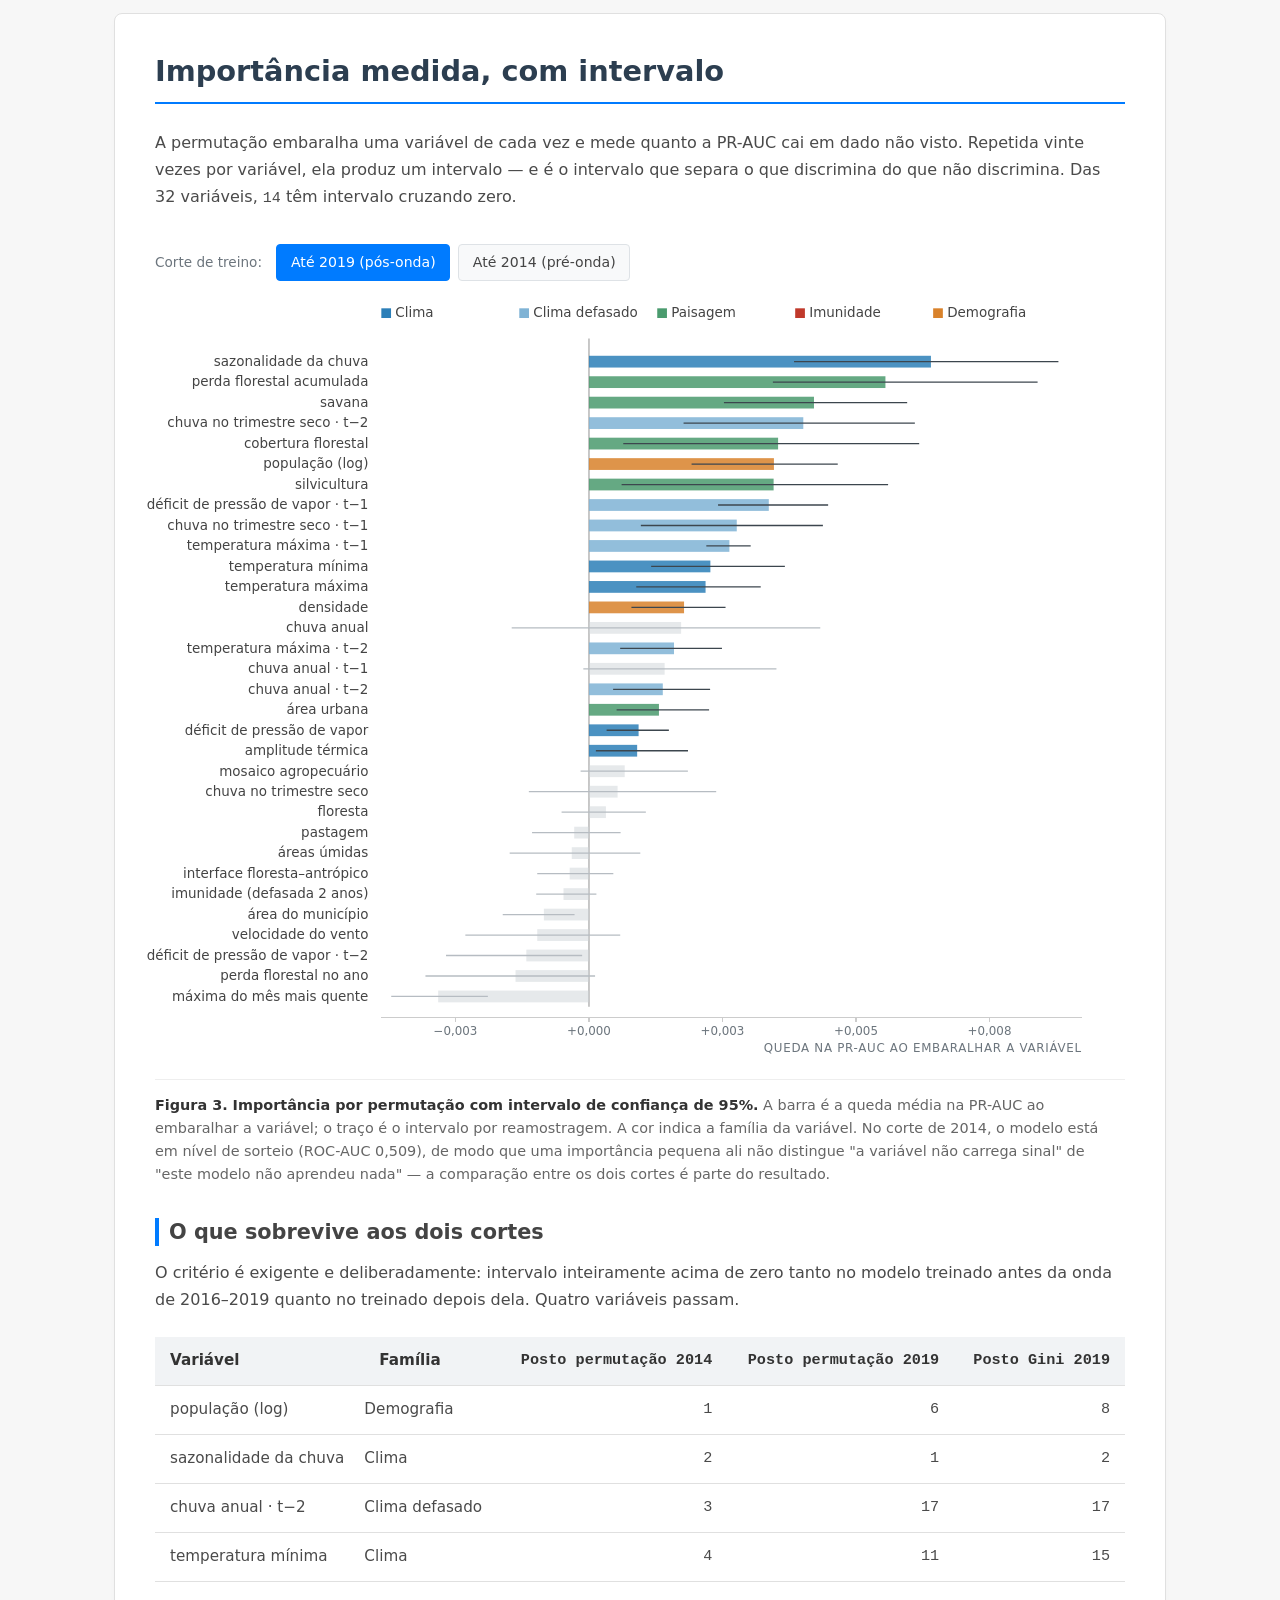
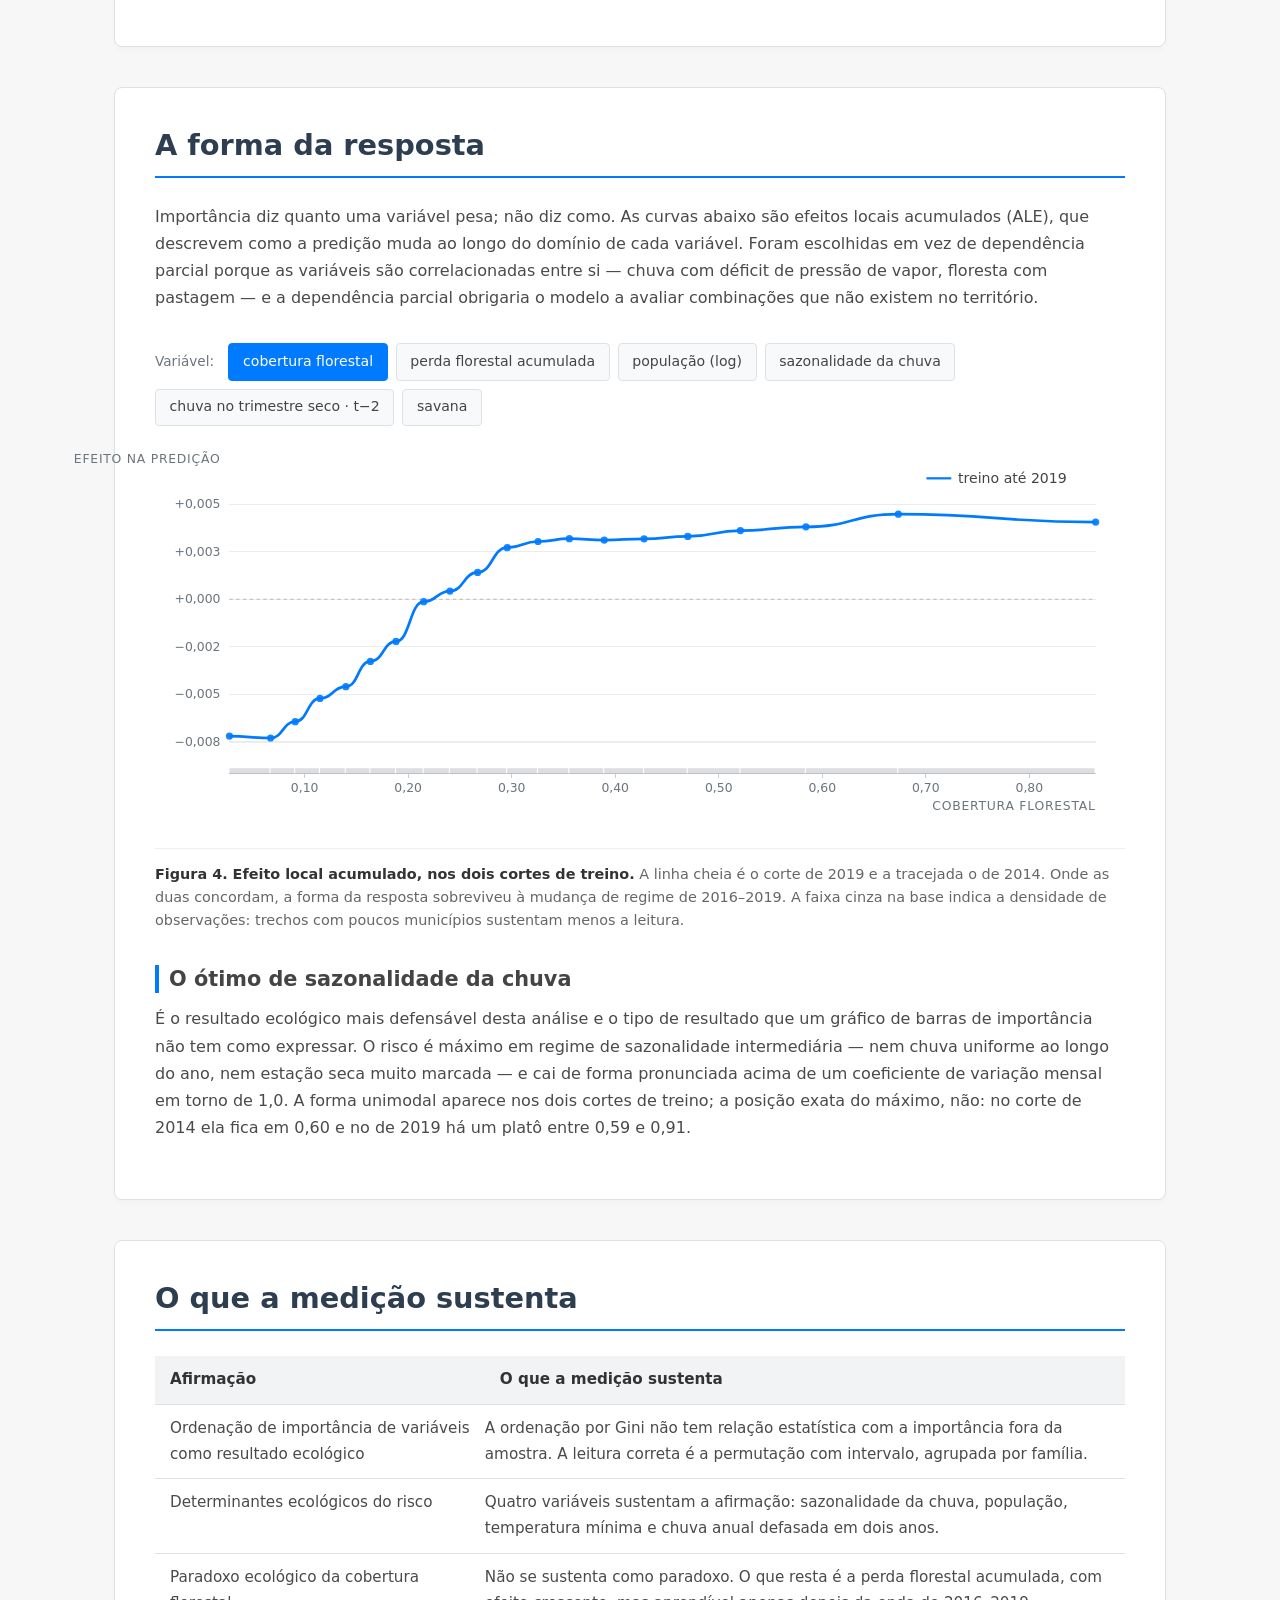
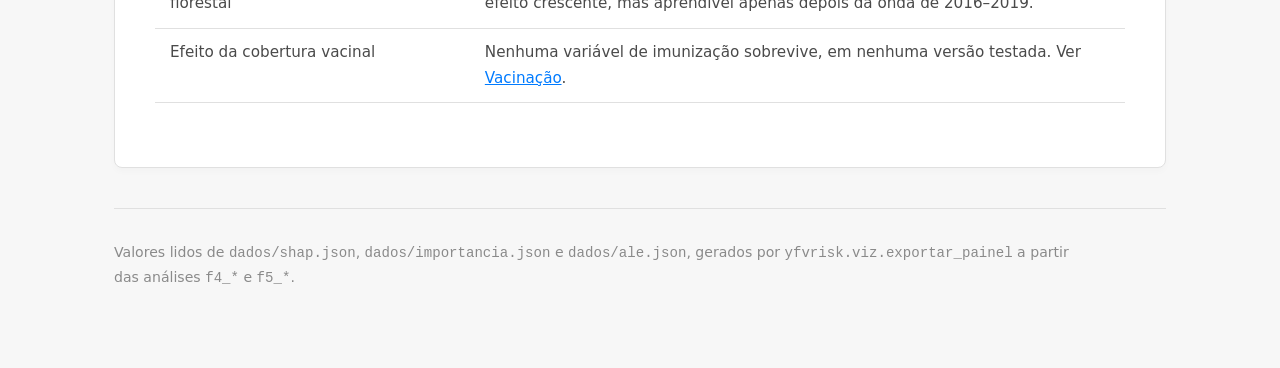
<file: dashboard/determinantes.html>
<!DOCTYPE html>
<html lang="pt-BR">
<head>
<meta charset="utf-8">
<meta name="viewport" content="width=device-width, initial-scale=1">
<title>Determinantes ecológicos – Modelagem de risco de febre amarela</title>
<meta name="description" content="Contribuições SHAP medidas fora da amostra, importância por permutação com intervalo de confiança e curvas de resposta do modelo de risco de febre amarela silvestre.">
<link rel="stylesheet" href="css/painel.css">
</head>
<body>

<header class="site-header">
  <h1>Modelagem de Risco de Febre Amarela – Brasil</h1>
  <nav class="site-nav">
    <a href="index.html">Início</a>
    <a href="previsao.html">Previsão</a>
    <a href="validacao.html">Validação</a>
    <a href="determinantes.html" class="active">Determinantes</a>
    <a href="vacinacao.html">Vacinação</a>
    <a href="cenarios.html">Cenários</a>
    <a href="metodos.html">Dados &amp; documentação</a>
  </nav>
</header>

<div class="container">

  <section class="section-block">
    <h2>O que o modelo realmente usa</h2>
    <p class="lead">
      A pergunta "quais fatores ecológicos determinam o risco" só tem resposta se
      a importância das variáveis for medida em dado que o modelo não viu. Medida
      no próprio treino, ela descreve o que a floresta memorizou.
    </p>
    <p>
      Todas as figuras desta página vêm do modelo treinado até 2019 e avaliado em
      2020–2025, período que não entrou no ajuste. É o corte com discriminação
      real: ROC-AUC de <span class="num" id="m-roc">—</span> e PR-AUC de
      <span class="num" id="m-pr">—</span>, isto é,
      <span class="num" id="m-vezes">—</span> vezes o acaso.
    </p>

    <div class="metric-grid">
      <div class="metric-card">
        <h4>Correlação Gini × permutação no treino</h4>
        <span class="value" id="m-rho-treino">—</span>
        <span class="desc">As duas medidas praticamente coincidem dentro da amostra</span>
      </div>
      <div class="metric-card">
        <h4>Correlação Gini × permutação fora da amostra</h4>
        <span class="value alerta" id="m-rho-fora">—</span>
        <span class="desc">Sem relação estatística (<span id="m-rho-p">—</span>)</span>
      </div>
      <div class="metric-card">
        <h4>Variáveis robustas</h4>
        <span class="value">4</span>
        <span class="desc">De 32, com intervalo acima de zero nos dois cortes temporais</span>
      </div>
    </div>
  </section>

  <section class="section-block">
    <h2>Contribuições individuais, município por município</h2>
    <p>
      Cada ponto abaixo é um município-ano de 2020 a 2025. A posição horizontal é
      quanto aquela variável empurrou a probabilidade prevista daquela linha, para
      cima ou para baixo; a cor indica se o valor da variável naquele
      município-ano era baixo ou alto em relação aos demais.
    </p>
    <p>
      Um gráfico de barras de importância informa que uma variável importa. Não
      informa em que direção ela age, nem que a direção pode inverter conforme o
      valor, nem que algumas variáveis só atuam numa cauda da distribuição — nuvem
      concentrada em zero com um punhado de pontos distantes. As três leituras
      estão na figura ao mesmo tempo.
    </p>

    <div class="figure-container">
      <div class="controles" id="ctrl-enxame">
        <span class="rotulo">Ordenar por:</span>
        <button class="botao" data-ordem="shap" aria-pressed="true">Contribuição medida (SHAP)</button>
        <button class="botao" data-ordem="gini" aria-pressed="false">Importância de Gini</button>
        <span style="flex:1"></span>
        <div id="legenda-cor" style="width:270px"></div>
      </div>
      <div id="fig-enxame"></div>
      <p class="figure-caption">
        <strong>Figura 1. Contribuições SHAP por variável, medidas fora da amostra.</strong>
        <span id="cap-enxame">—</span>
        Alterne a ordenação para comparar a hierarquia medida fora da amostra com a
        importância de Gini, que é a ordenação mais usada na literatura. Passe o
        cursor sobre uma linha para inspecionar o ponto mais próximo.
      </p>
    </div>
  </section>

  <section class="section-block">
    <h2>Duas ordenações que não conversam</h2>
    <p>
      A importância de Gini é calculada durante o próprio treinamento, a partir da
      redução de impureza que cada variável produz nas divisões das árvores. Ela é
      barata e vem de graça com o modelo — e é por isso que domina a literatura.
      Também é conhecida por atribuir importância a variáveis com muitos valores
      distintos, e por registrar fielmente o que a floresta memorizou.
    </p>
    <p>
      A figura abaixo liga cada variável entre sua posição em uma ordenação e na
      outra. Linhas paralelas indicariam concordância; o que se vê é o contrário.
    </p>

    <div class="figure-container">
      <div id="fig-postos"></div>
      <p class="figure-caption">
        <strong>Figura 2. Posição de cada variável nas duas ordenações, corte de 2019.</strong>
        À esquerda, a ordem por importância de Gini; à direita, por permutação
        medida em 2020–2025. As variáveis com intervalo de confiança acima de zero
        na permutação estão em azul; as demais, em cinza. A correlação de posto
        entre as duas colunas é <span class="num" id="cap-rho">—</span>.
      </p>
    </div>
  </section>

  <section class="section-block">
    <h2>Importância medida, com intervalo</h2>
    <p>
      A permutação embaralha uma variável de cada vez e mede quanto a PR-AUC cai
      em dado não visto. Repetida vinte vezes por variável, ela produz um
      intervalo — e é o intervalo que separa o que discrimina do que não
      discrimina. Das 32 variáveis, <span class="num" id="m-zero">—</span> têm
      intervalo cruzando zero.
    </p>

    <div class="figure-container">
      <div class="controles" id="ctrl-corte">
        <span class="rotulo">Corte de treino:</span>
        <button class="botao" data-corte="2019" aria-pressed="true">Até 2019 (pós-onda)</button>
        <button class="botao" data-corte="2014" aria-pressed="false">Até 2014 (pré-onda)</button>
      </div>
      <div id="fig-permutacao"></div>
      <p class="figure-caption">
        <strong>Figura 3. Importância por permutação com intervalo de confiança de 95%.</strong>
        A barra é a queda média na PR-AUC ao embaralhar a variável; o traço é o
        intervalo por reamostragem. A cor indica a família da variável. No corte de
        2014, o modelo está em nível de sorteio (ROC-AUC 0,509), de modo que uma
        importância pequena ali não distingue "a variável não carrega sinal" de
        "este modelo não aprendeu nada" — a comparação entre os dois cortes é
        parte do resultado.
      </p>
    </div>

    <h3>O que sobrevive aos dois cortes</h3>
    <p>
      O critério é exigente e deliberadamente: intervalo inteiramente acima de zero
      tanto no modelo treinado antes da onda de 2016–2019 quanto no treinado
      depois dela. Quatro variáveis passam.
    </p>
    <table class="tech-table" id="tab-sobreviventes">
      <thead>
        <tr>
          <th>Variável</th><th>Família</th>
          <th class="n">Posto permutação 2014</th><th class="n">Posto permutação 2019</th>
          <th class="n">Posto Gini 2019</th>
        </tr>
      </thead>
      <tbody></tbody>
    </table>
  </section>

  <section class="section-block">
    <h2>A forma da resposta</h2>
    <p>
      Importância diz quanto uma variável pesa; não diz como. As curvas abaixo são
      efeitos locais acumulados (ALE), que descrevem como a predição muda ao longo
      do domínio de cada variável. Foram escolhidas em vez de dependência parcial
      porque as variáveis são correlacionadas entre si — chuva com déficit de
      pressão de vapor, floresta com pastagem — e a dependência parcial obrigaria
      o modelo a avaliar combinações que não existem no território.
    </p>

    <div class="figure-container">
      <div class="controles" id="ctrl-ale">
        <span class="rotulo">Variável:</span>
      </div>
      <div id="fig-ale"></div>
      <p class="figure-caption">
        <strong>Figura 4. Efeito local acumulado, nos dois cortes de treino.</strong>
        A linha cheia é o corte de 2019 e a tracejada o de 2014. Onde as duas
        concordam, a forma da resposta sobreviveu à mudança de regime de 2016–2019.
        A faixa cinza na base indica a densidade de observações: trechos com poucos
        municípios sustentam menos a leitura.
      </p>
    </div>

    <h3>O ótimo de sazonalidade da chuva</h3>
    <p>
      É o resultado ecológico mais defensável desta análise e o tipo de resultado que um
      gráfico de barras de importância não tem como expressar. O risco é máximo em
      regime de sazonalidade intermediária — nem chuva uniforme ao longo do ano,
      nem estação seca muito marcada — e cai de forma pronunciada acima de um
      coeficiente de variação mensal em torno de 1,0. A forma unimodal aparece nos
      dois cortes de treino; a posição exata do máximo, não: no corte de 2014 ela
      fica em 0,60 e no de 2019 há um platô entre 0,59 e 0,91.
    </p>
  </section>

  <section class="section-block">
    <h2>O que a medição sustenta</h2>
    <table class="tech-table">
      <thead><tr><th>Afirmação</th><th>O que a medição sustenta</th></tr></thead>
      <tbody>
        <tr>
          <td>Ordenação de importância de variáveis como resultado ecológico</td>
          <td>A ordenação por Gini não tem relação estatística com a importância fora da amostra. A leitura correta é a permutação com intervalo, agrupada por família.</td>
        </tr>
        <tr>
          <td>Determinantes ecológicos do risco</td>
          <td>Quatro variáveis sustentam a afirmação: sazonalidade da chuva, população, temperatura mínima e chuva anual defasada em dois anos.</td>
        </tr>
        <tr>
          <td>Paradoxo ecológico da cobertura florestal</td>
          <td>Não se sustenta como paradoxo. O que resta é a perda florestal acumulada, com efeito crescente, mas aprendível apenas depois da onda de 2016–2019.</td>
        </tr>
        <tr>
          <td>Efeito da cobertura vacinal</td>
          <td>Nenhuma variável de imunização sobrevive, em nenhuma versão testada. Ver <a href="vacinacao.html">Vacinação</a>.</td>
        </tr>
      </tbody>
    </table>
  </section>

  <footer class="rodape">
    <p>
      Valores lidos de <code>dados/shap.json</code>, <code>dados/importancia.json</code>
      e <code>dados/ale.json</code>, gerados por
      <code>yfvrisk.viz.exportar_painel</code> a partir das análises <code>f4_*</code> e <code>f5_*</code>.
    </p>
  </footer>

</div>

<script type="module" src="js/pagina-determinantes.js"></script>
</body>
</html>
</file>
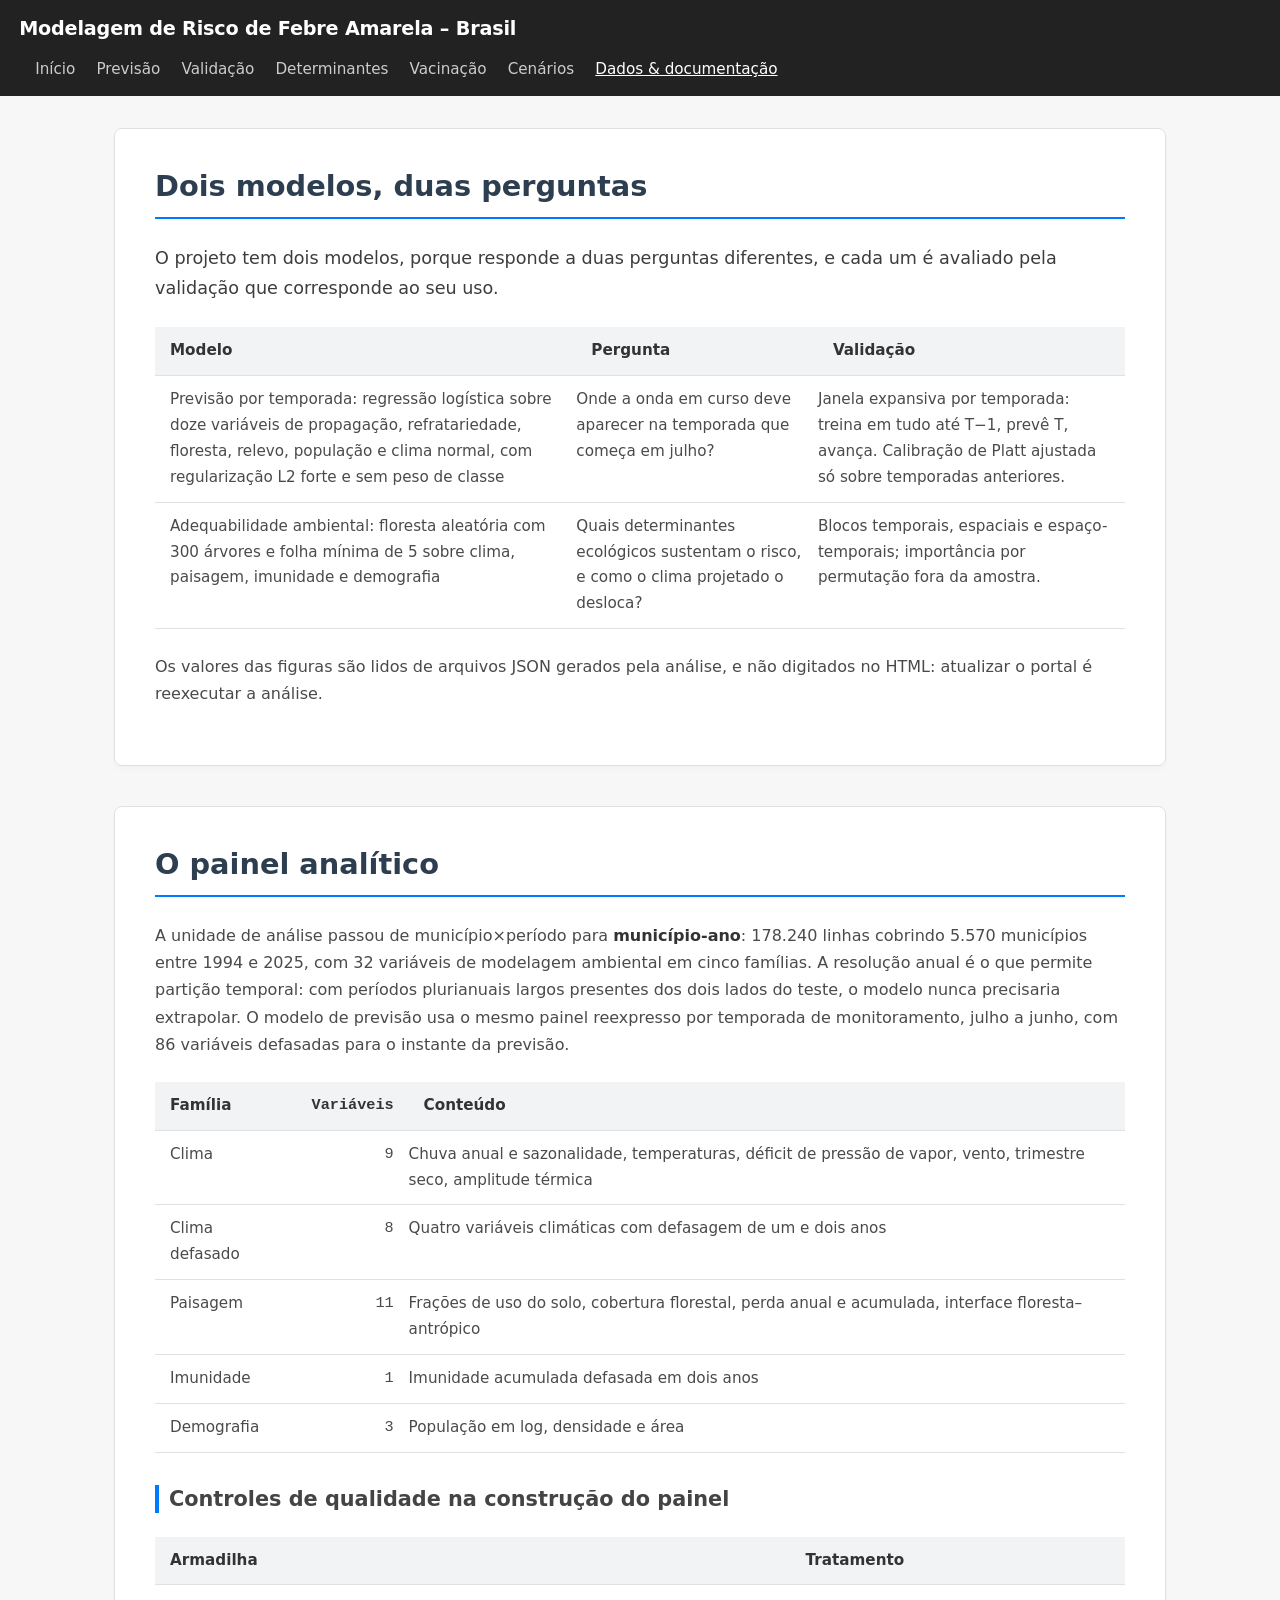
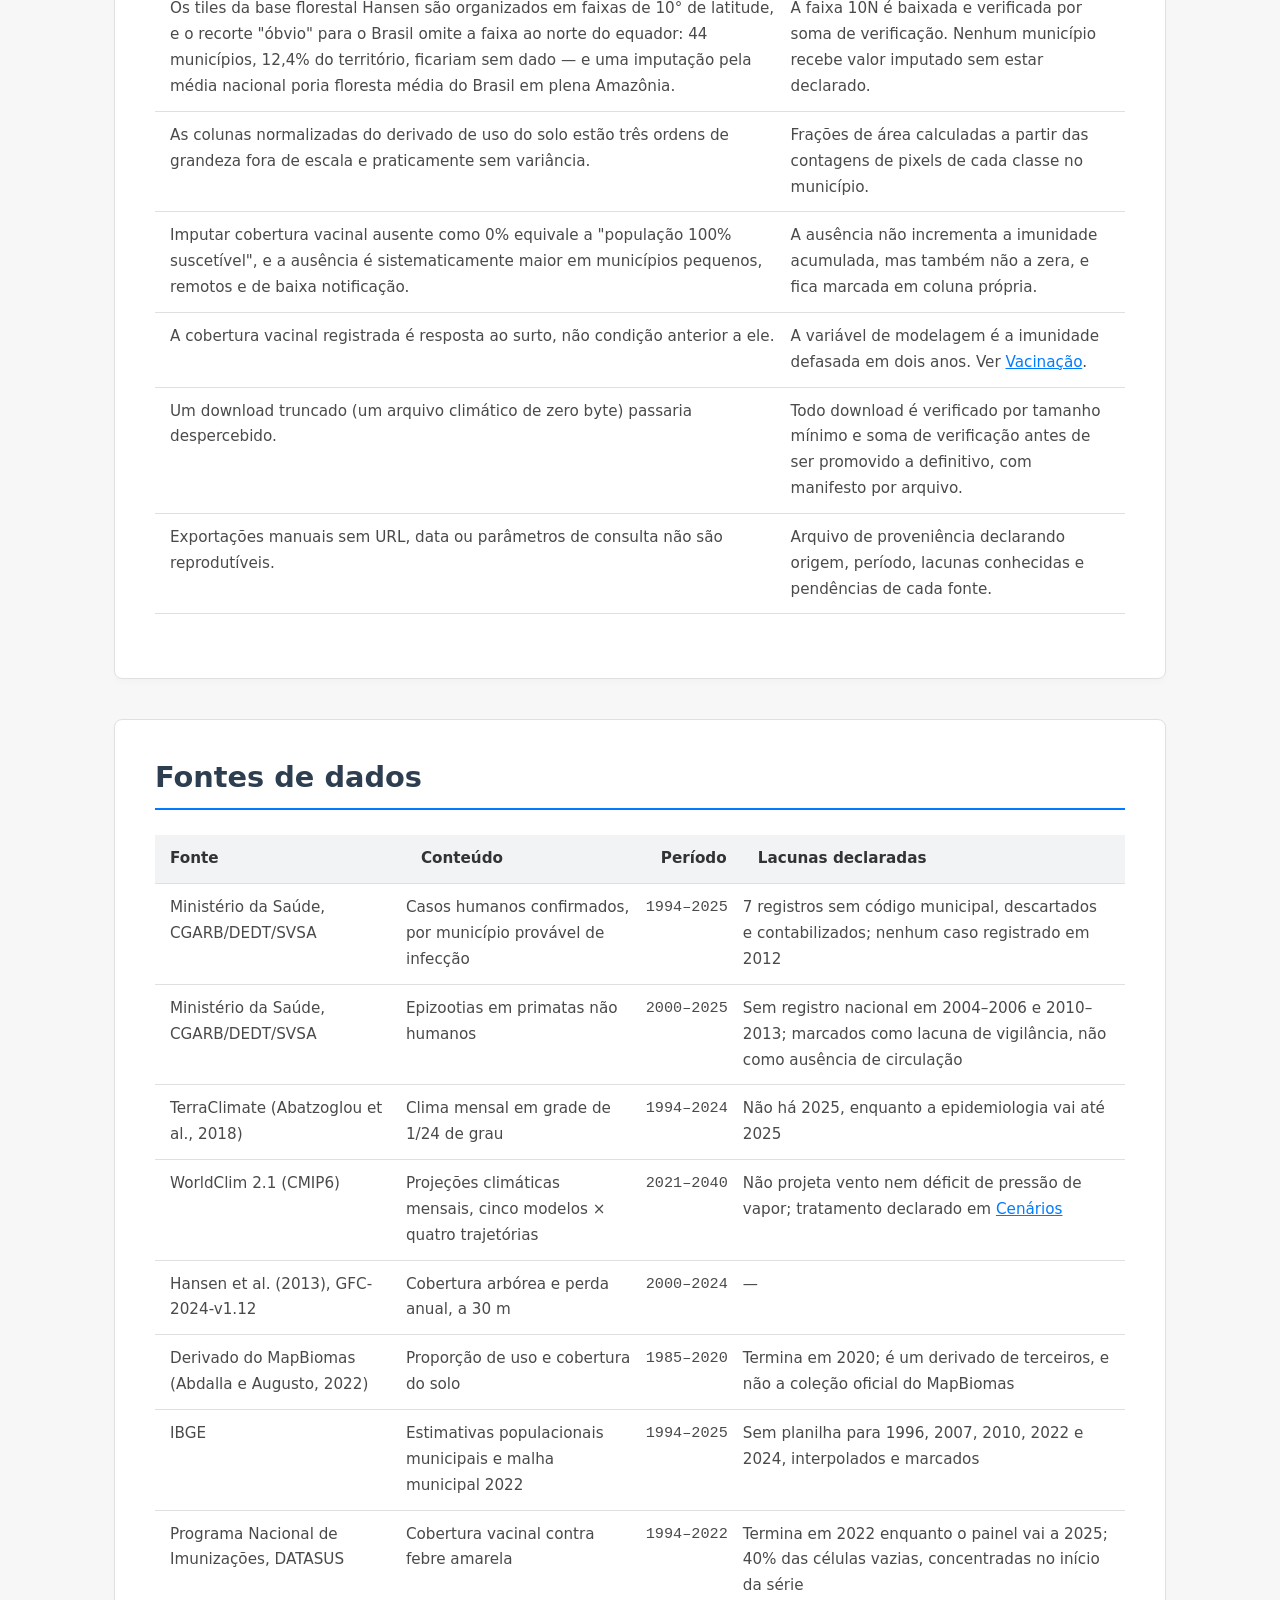
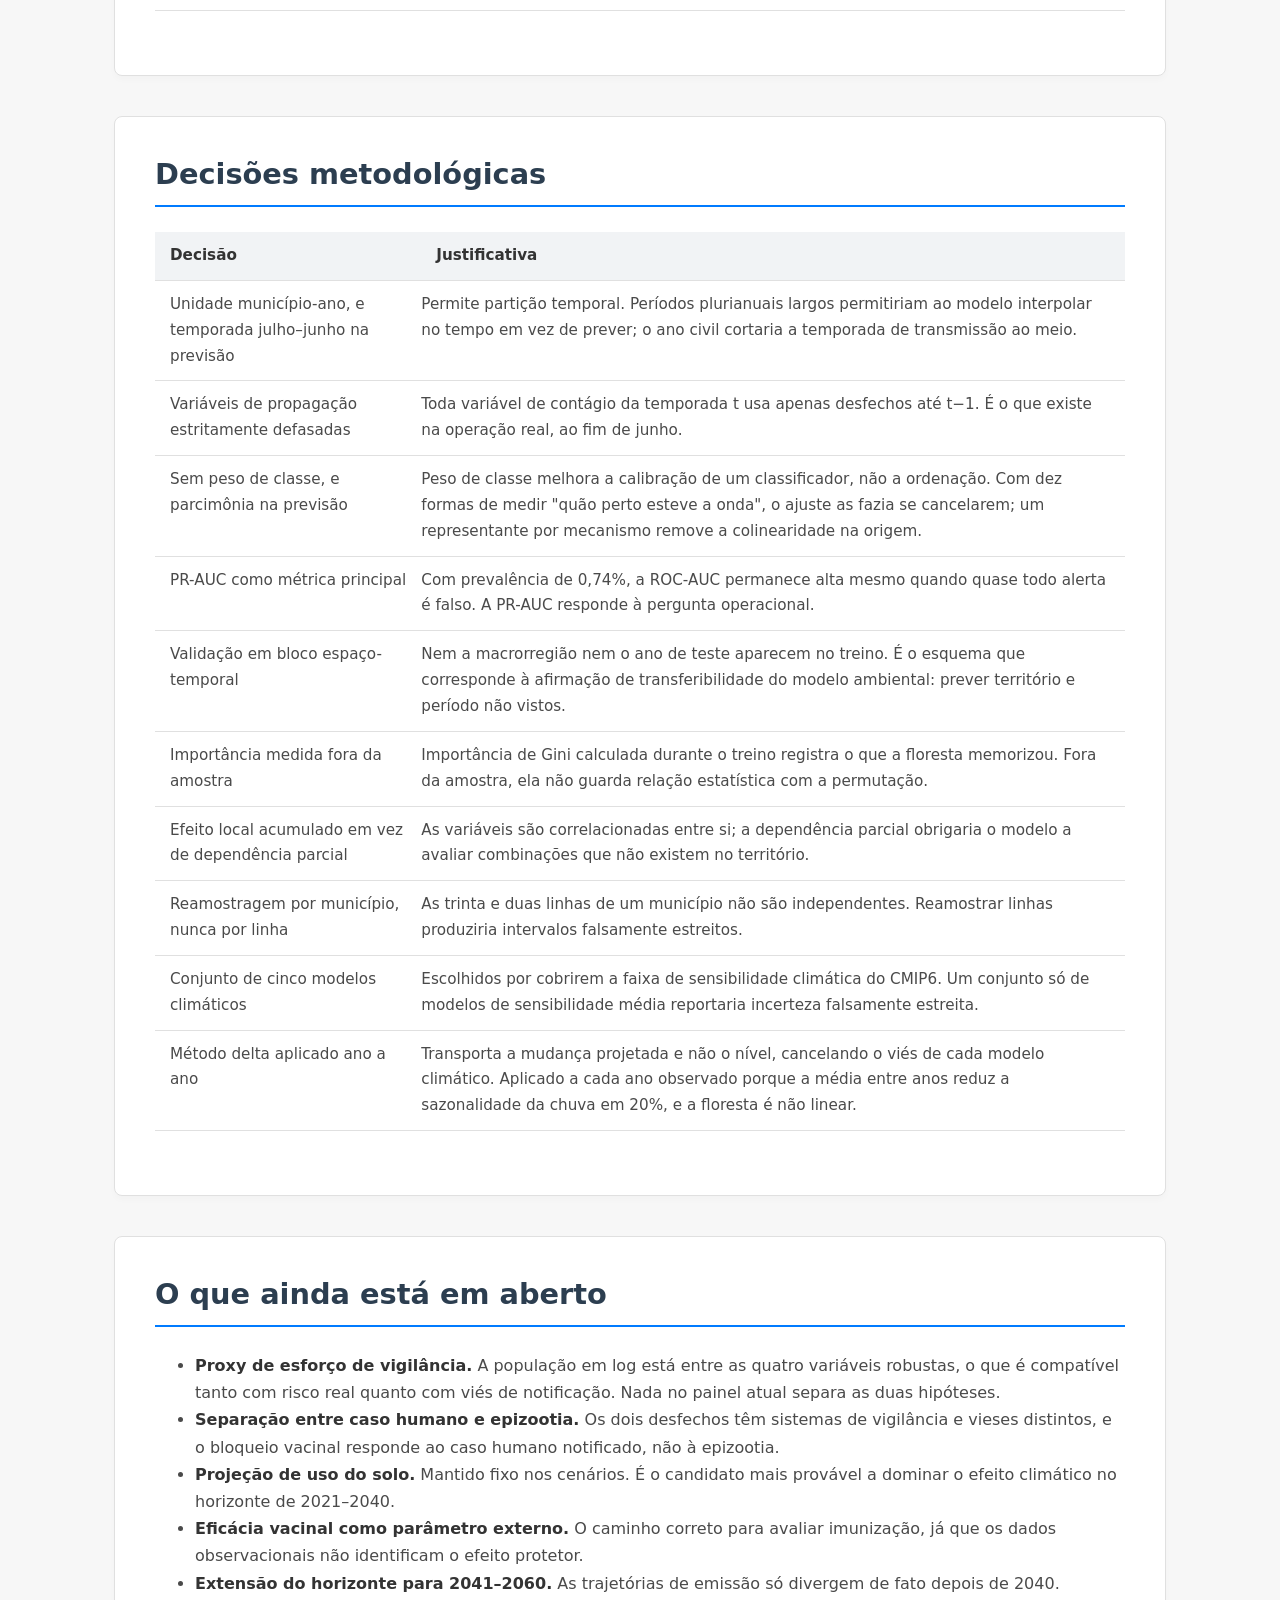
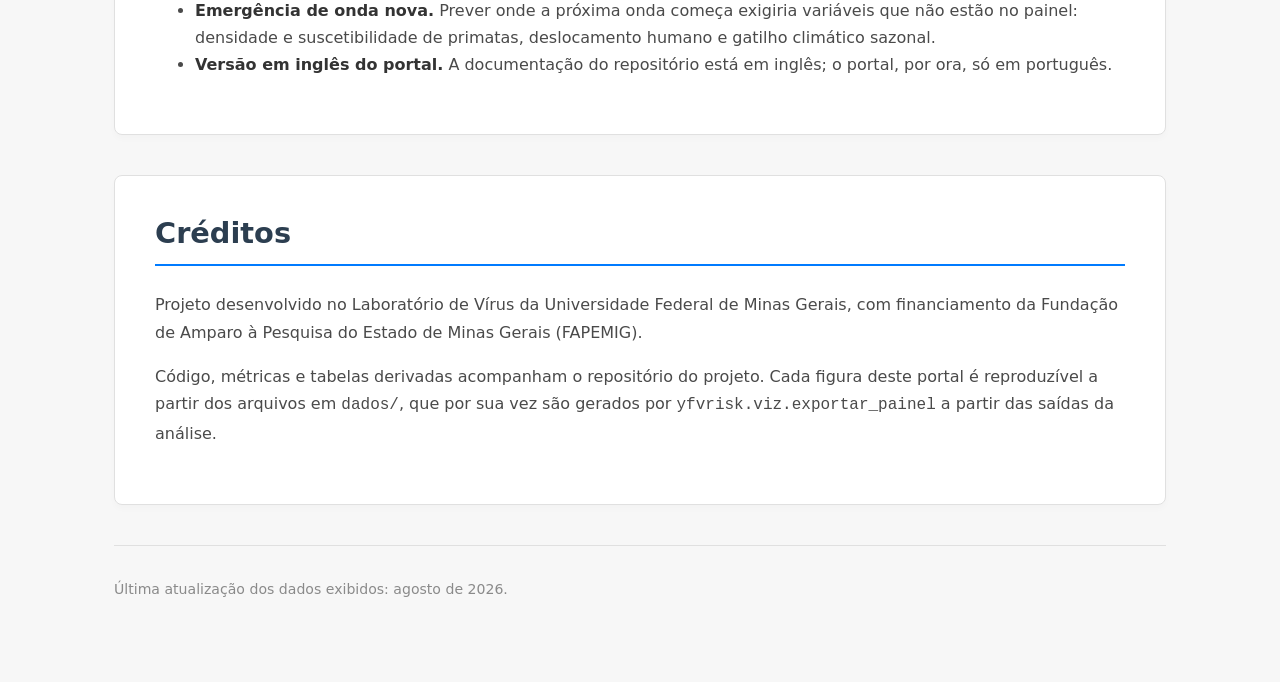
<file: dashboard/metodos.html>
<!DOCTYPE html>
<html lang="pt-BR">
<head>
<meta charset="utf-8">
<meta name="viewport" content="width=device-width, initial-scale=1">
<title>Dados &amp; documentação – Modelagem de risco de febre amarela</title>
<meta name="description" content="Fontes de dados, decisões metodológicas, controles de qualidade e limitações declaradas do modelo de risco de febre amarela silvestre.">
<link rel="stylesheet" href="css/painel.css">
</head>
<body>

<header class="site-header">
  <h1>Modelagem de Risco de Febre Amarela – Brasil</h1>
  <nav class="site-nav">
    <a href="index.html">Início</a>
    <a href="previsao.html">Previsão</a>
    <a href="validacao.html">Validação</a>
    <a href="determinantes.html">Determinantes</a>
    <a href="vacinacao.html">Vacinação</a>
    <a href="cenarios.html">Cenários</a>
    <a href="metodos.html" class="active">Dados &amp; documentação</a>
  </nav>
</header>

<div class="container">

  <section class="section-block">
    <h2>Dois modelos, duas perguntas</h2>
    <p class="lead">
      O projeto tem dois modelos, porque responde a duas perguntas diferentes, e
      cada um é avaliado pela validação que corresponde ao seu uso.
    </p>
    <table class="tech-table">
      <thead><tr><th>Modelo</th><th>Pergunta</th><th>Validação</th></tr></thead>
      <tbody>
        <tr>
          <td>Previsão por temporada: regressão logística sobre doze variáveis de propagação, refratariedade, floresta, relevo, população e clima normal, com regularização L2 forte e sem peso de classe</td>
          <td>Onde a onda em curso deve aparecer na temporada que começa em julho?</td>
          <td>Janela expansiva por temporada: treina em tudo até T−1, prevê T, avança. Calibração de Platt ajustada só sobre temporadas anteriores.</td>
        </tr>
        <tr>
          <td>Adequabilidade ambiental: floresta aleatória com 300 árvores e folha mínima de 5 sobre clima, paisagem, imunidade e demografia</td>
          <td>Quais determinantes ecológicos sustentam o risco, e como o clima projetado o desloca?</td>
          <td>Blocos temporais, espaciais e espaço-temporais; importância por permutação fora da amostra.</td>
        </tr>
      </tbody>
    </table>
    <p>
      Os valores das figuras são lidos de arquivos JSON gerados pela análise, e não
      digitados no HTML: atualizar o portal é reexecutar a análise.
    </p>
  </section>

  <section class="section-block">
    <h2>O painel analítico</h2>
    <p>
      A unidade de análise passou de município×período para
      <strong>município-ano</strong>: 178.240 linhas cobrindo 5.570 municípios entre
      1994 e 2025, com 32 variáveis de modelagem ambiental em cinco famílias. A
      resolução anual é o que permite partição temporal: com períodos plurianuais
      largos presentes dos dois lados do teste, o modelo nunca precisaria
      extrapolar. O modelo de previsão usa o mesmo painel reexpresso por temporada
      de monitoramento, julho a junho, com 86 variáveis defasadas para o instante
      da previsão.
    </p>

    <table class="tech-table">
      <thead><tr><th>Família</th><th class="n">Variáveis</th><th>Conteúdo</th></tr></thead>
      <tbody>
        <tr><td>Clima</td><td class="n">9</td><td>Chuva anual e sazonalidade, temperaturas, déficit de pressão de vapor, vento, trimestre seco, amplitude térmica</td></tr>
        <tr><td>Clima defasado</td><td class="n">8</td><td>Quatro variáveis climáticas com defasagem de um e dois anos</td></tr>
        <tr><td>Paisagem</td><td class="n">11</td><td>Frações de uso do solo, cobertura florestal, perda anual e acumulada, interface floresta–antrópico</td></tr>
        <tr><td>Imunidade</td><td class="n">1</td><td>Imunidade acumulada defasada em dois anos</td></tr>
        <tr><td>Demografia</td><td class="n">3</td><td>População em log, densidade e área</td></tr>
      </tbody>
    </table>

    <h3>Controles de qualidade na construção do painel</h3>
    <table class="tech-table">
      <thead><tr><th>Armadilha</th><th>Tratamento</th></tr></thead>
      <tbody>
        <tr>
          <td>Os tiles da base florestal Hansen são organizados em faixas de 10° de latitude, e o recorte "óbvio" para o Brasil omite a faixa ao norte do equador: 44 municípios, 12,4% do território, ficariam sem dado — e uma imputação pela média nacional poria floresta média do Brasil em plena Amazônia.</td>
          <td>A faixa 10N é baixada e verificada por soma de verificação. Nenhum município recebe valor imputado sem estar declarado.</td>
        </tr>
        <tr>
          <td>As colunas normalizadas do derivado de uso do solo estão três ordens de grandeza fora de escala e praticamente sem variância.</td>
          <td>Frações de área calculadas a partir das contagens de pixels de cada classe no município.</td>
        </tr>
        <tr>
          <td>Imputar cobertura vacinal ausente como 0% equivale a "população 100% suscetível", e a ausência é sistematicamente maior em municípios pequenos, remotos e de baixa notificação.</td>
          <td>A ausência não incrementa a imunidade acumulada, mas também não a zera, e fica marcada em coluna própria.</td>
        </tr>
        <tr>
          <td>A cobertura vacinal registrada é resposta ao surto, não condição anterior a ele.</td>
          <td>A variável de modelagem é a imunidade defasada em dois anos. Ver <a href="vacinacao.html">Vacinação</a>.</td>
        </tr>
        <tr>
          <td>Um download truncado (um arquivo climático de zero byte) passaria despercebido.</td>
          <td>Todo download é verificado por tamanho mínimo e soma de verificação antes de ser promovido a definitivo, com manifesto por arquivo.</td>
        </tr>
        <tr>
          <td>Exportações manuais sem URL, data ou parâmetros de consulta não são reprodutíveis.</td>
          <td>Arquivo de proveniência declarando origem, período, lacunas conhecidas e pendências de cada fonte.</td>
        </tr>
      </tbody>
    </table>
  </section>

  <section class="section-block">
    <h2>Fontes de dados</h2>
    <table class="tech-table">
      <thead><tr><th>Fonte</th><th>Conteúdo</th><th>Período</th><th>Lacunas declaradas</th></tr></thead>
      <tbody>
        <tr>
          <td>Ministério da Saúde, CGARB/DEDT/SVSA</td>
          <td>Casos humanos confirmados, por município provável de infecção</td>
          <td class="n">1994–2025</td>
          <td>7 registros sem código municipal, descartados e contabilizados; nenhum caso registrado em 2012</td>
        </tr>
        <tr>
          <td>Ministério da Saúde, CGARB/DEDT/SVSA</td>
          <td>Epizootias em primatas não humanos</td>
          <td class="n">2000–2025</td>
          <td>Sem registro nacional em 2004–2006 e 2010–2013; marcados como lacuna de vigilância, não como ausência de circulação</td>
        </tr>
        <tr>
          <td>TerraClimate (Abatzoglou et al., 2018)</td>
          <td>Clima mensal em grade de 1/24 de grau</td>
          <td class="n">1994–2024</td>
          <td>Não há 2025, enquanto a epidemiologia vai até 2025</td>
        </tr>
        <tr>
          <td>WorldClim 2.1 (CMIP6)</td>
          <td>Projeções climáticas mensais, cinco modelos × quatro trajetórias</td>
          <td class="n">2021–2040</td>
          <td>Não projeta vento nem déficit de pressão de vapor; tratamento declarado em <a href="cenarios.html">Cenários</a></td>
        </tr>
        <tr>
          <td>Hansen et al. (2013), GFC-2024-v1.12</td>
          <td>Cobertura arbórea e perda anual, a 30 m</td>
          <td class="n">2000–2024</td>
          <td>—</td>
        </tr>
        <tr>
          <td>Derivado do MapBiomas (Abdalla e Augusto, 2022)</td>
          <td>Proporção de uso e cobertura do solo</td>
          <td class="n">1985–2020</td>
          <td>Termina em 2020; é um derivado de terceiros, e não a coleção oficial do MapBiomas</td>
        </tr>
        <tr>
          <td>IBGE</td>
          <td>Estimativas populacionais municipais e malha municipal 2022</td>
          <td class="n">1994–2025</td>
          <td>Sem planilha para 1996, 2007, 2010, 2022 e 2024, interpolados e marcados</td>
        </tr>
        <tr>
          <td>Programa Nacional de Imunizações, DATASUS</td>
          <td>Cobertura vacinal contra febre amarela</td>
          <td class="n">1994–2022</td>
          <td>Termina em 2022 enquanto o painel vai a 2025; 40% das células vazias, concentradas no início da série</td>
        </tr>
      </tbody>
    </table>
  </section>

  <section class="section-block">
    <h2>Decisões metodológicas</h2>
    <table class="tech-table">
      <thead><tr><th>Decisão</th><th>Justificativa</th></tr></thead>
      <tbody>
        <tr>
          <td>Unidade município-ano, e temporada julho–junho na previsão</td>
          <td>Permite partição temporal. Períodos plurianuais largos permitiriam ao modelo interpolar no tempo em vez de prever; o ano civil cortaria a temporada de transmissão ao meio.</td>
        </tr>
        <tr>
          <td>Variáveis de propagação estritamente defasadas</td>
          <td>Toda variável de contágio da temporada t usa apenas desfechos até t−1. É o que existe na operação real, ao fim de junho.</td>
        </tr>
        <tr>
          <td>Sem peso de classe, e parcimônia na previsão</td>
          <td>Peso de classe melhora a calibração de um classificador, não a ordenação. Com dez formas de medir "quão perto esteve a onda", o ajuste as fazia se cancelarem; um representante por mecanismo remove a colinearidade na origem.</td>
        </tr>
        <tr>
          <td>PR-AUC como métrica principal</td>
          <td>Com prevalência de 0,74%, a ROC-AUC permanece alta mesmo quando quase todo alerta é falso. A PR-AUC responde à pergunta operacional.</td>
        </tr>
        <tr>
          <td>Validação em bloco espaço-temporal</td>
          <td>Nem a macrorregião nem o ano de teste aparecem no treino. É o esquema que corresponde à afirmação de transferibilidade do modelo ambiental: prever território e período não vistos.</td>
        </tr>
        <tr>
          <td>Importância medida fora da amostra</td>
          <td>Importância de Gini calculada durante o treino registra o que a floresta memorizou. Fora da amostra, ela não guarda relação estatística com a permutação.</td>
        </tr>
        <tr>
          <td>Efeito local acumulado em vez de dependência parcial</td>
          <td>As variáveis são correlacionadas entre si; a dependência parcial obrigaria o modelo a avaliar combinações que não existem no território.</td>
        </tr>
        <tr>
          <td>Reamostragem por município, nunca por linha</td>
          <td>As trinta e duas linhas de um município não são independentes. Reamostrar linhas produziria intervalos falsamente estreitos.</td>
        </tr>
        <tr>
          <td>Conjunto de cinco modelos climáticos</td>
          <td>Escolhidos por cobrirem a faixa de sensibilidade climática do CMIP6. Um conjunto só de modelos de sensibilidade média reportaria incerteza falsamente estreita.</td>
        </tr>
        <tr>
          <td>Método delta aplicado ano a ano</td>
          <td>Transporta a mudança projetada e não o nível, cancelando o viés de cada modelo climático. Aplicado a cada ano observado porque a média entre anos reduz a sazonalidade da chuva em 20%, e a floresta é não linear.</td>
        </tr>
      </tbody>
    </table>
  </section>

  <section class="section-block">
    <h2>O que ainda está em aberto</h2>
    <ul>
      <li>
        <strong>Proxy de esforço de vigilância.</strong> A população em log está
        entre as quatro variáveis robustas, o que é compatível tanto com risco real
        quanto com viés de notificação. Nada no painel atual separa as duas
        hipóteses.
      </li>
      <li>
        <strong>Separação entre caso humano e epizootia.</strong> Os dois desfechos
        têm sistemas de vigilância e vieses distintos, e o bloqueio vacinal responde
        ao caso humano notificado, não à epizootia.
      </li>
      <li>
        <strong>Projeção de uso do solo.</strong> Mantido fixo nos cenários. É o
        candidato mais provável a dominar o efeito climático no horizonte de
        2021–2040.
      </li>
      <li>
        <strong>Eficácia vacinal como parâmetro externo.</strong> O caminho correto
        para avaliar imunização, já que os dados observacionais não identificam o
        efeito protetor.
      </li>
      <li>
        <strong>Extensão do horizonte para 2041–2060.</strong> As trajetórias de
        emissão só divergem de fato depois de 2040.
      </li>
      <li>
        <strong>Emergência de onda nova.</strong> Prever onde a próxima onda
        começa exigiria variáveis que não estão no painel: densidade e
        suscetibilidade de primatas, deslocamento humano e gatilho climático
        sazonal.
      </li>
      <li>
        <strong>Versão em inglês do portal.</strong> A documentação do repositório
        está em inglês; o portal, por ora, só em português.
      </li>
    </ul>
  </section>

  <section class="section-block">
    <h2>Créditos</h2>
    <p>
      Projeto desenvolvido no Laboratório de Vírus da Universidade Federal de Minas
      Gerais, com financiamento da Fundação de Amparo à Pesquisa do Estado de Minas
      Gerais (FAPEMIG).
    </p>
    <p>
      Código, métricas e tabelas derivadas acompanham o repositório do projeto. Cada figura
      deste portal é reproduzível a partir dos arquivos em <code>dados/</code>, que
      por sua vez são gerados por <code>yfvrisk.viz.exportar_painel</code> a partir
      das saídas da análise.
    </p>
  </section>

  <footer class="rodape">
    <p>Última atualização dos dados exibidos: agosto de 2026.</p>
  </footer>

</div>

</body>
</html>
</file>
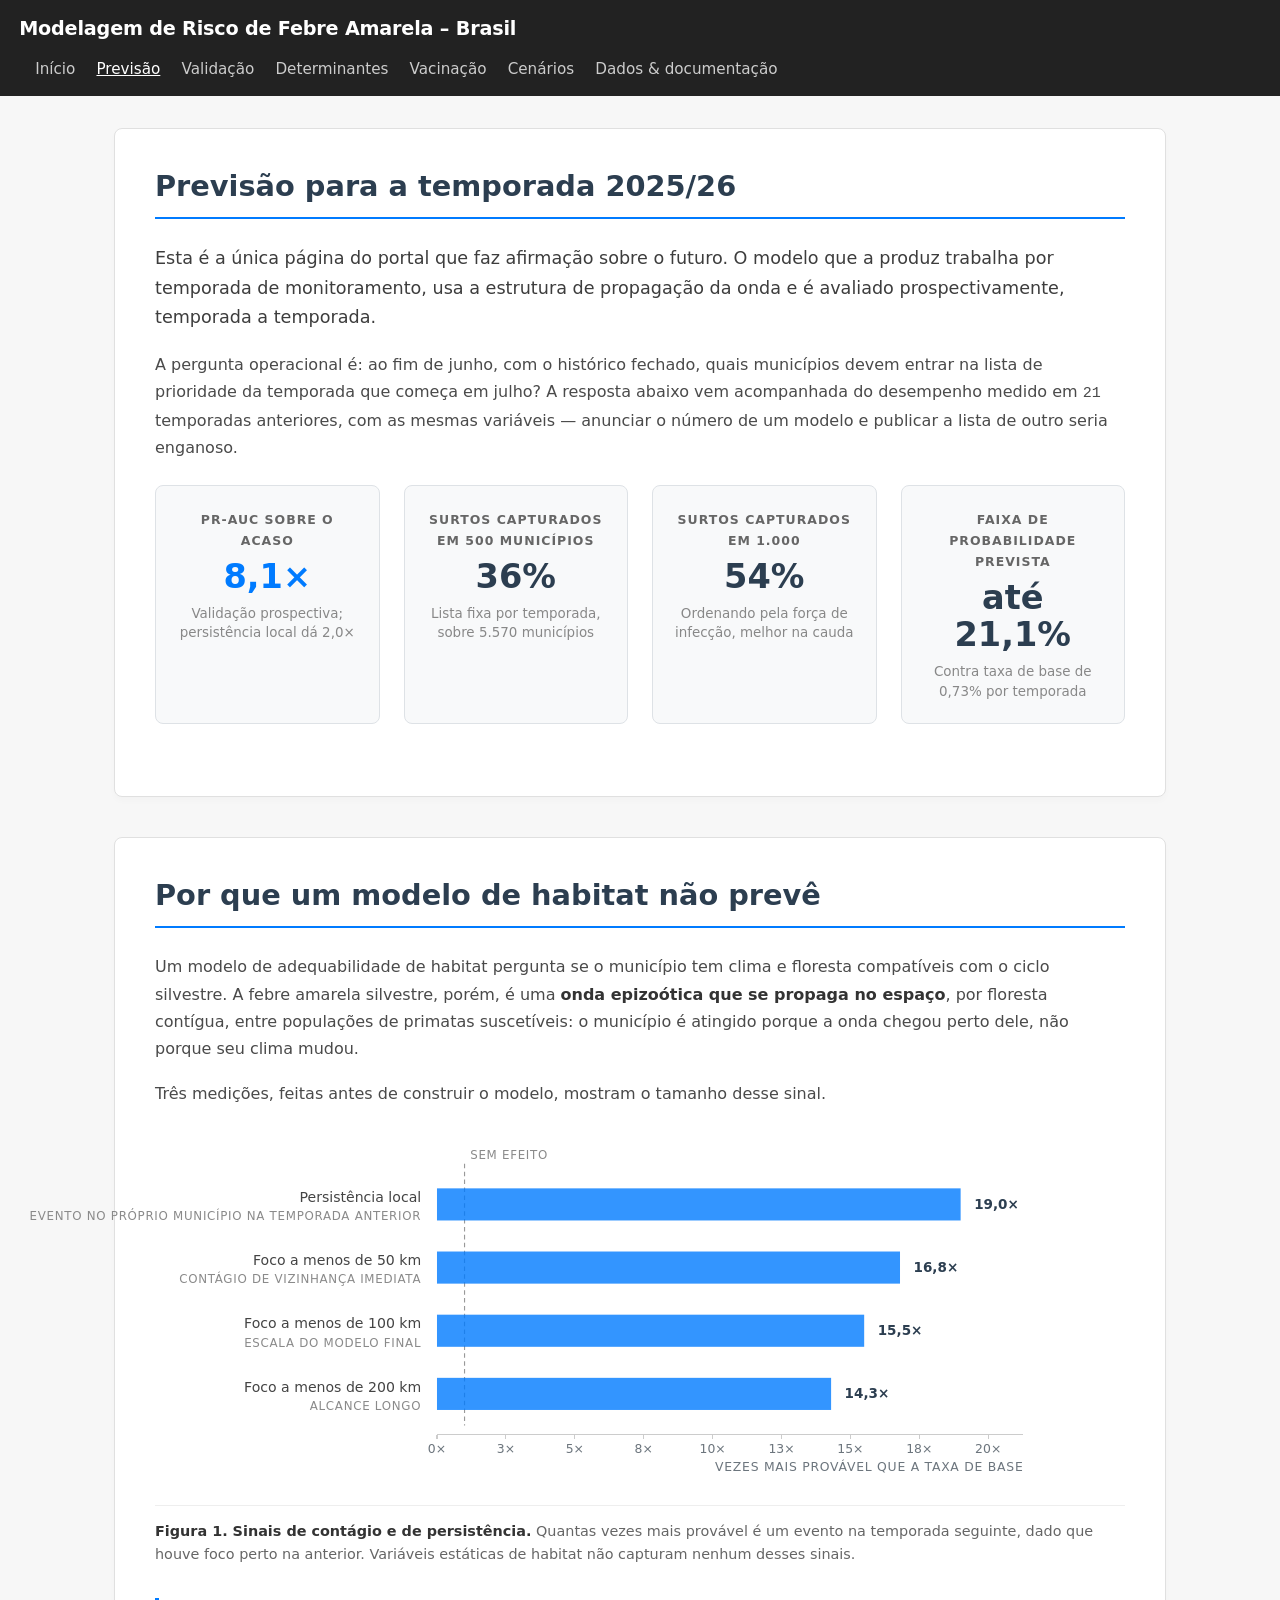
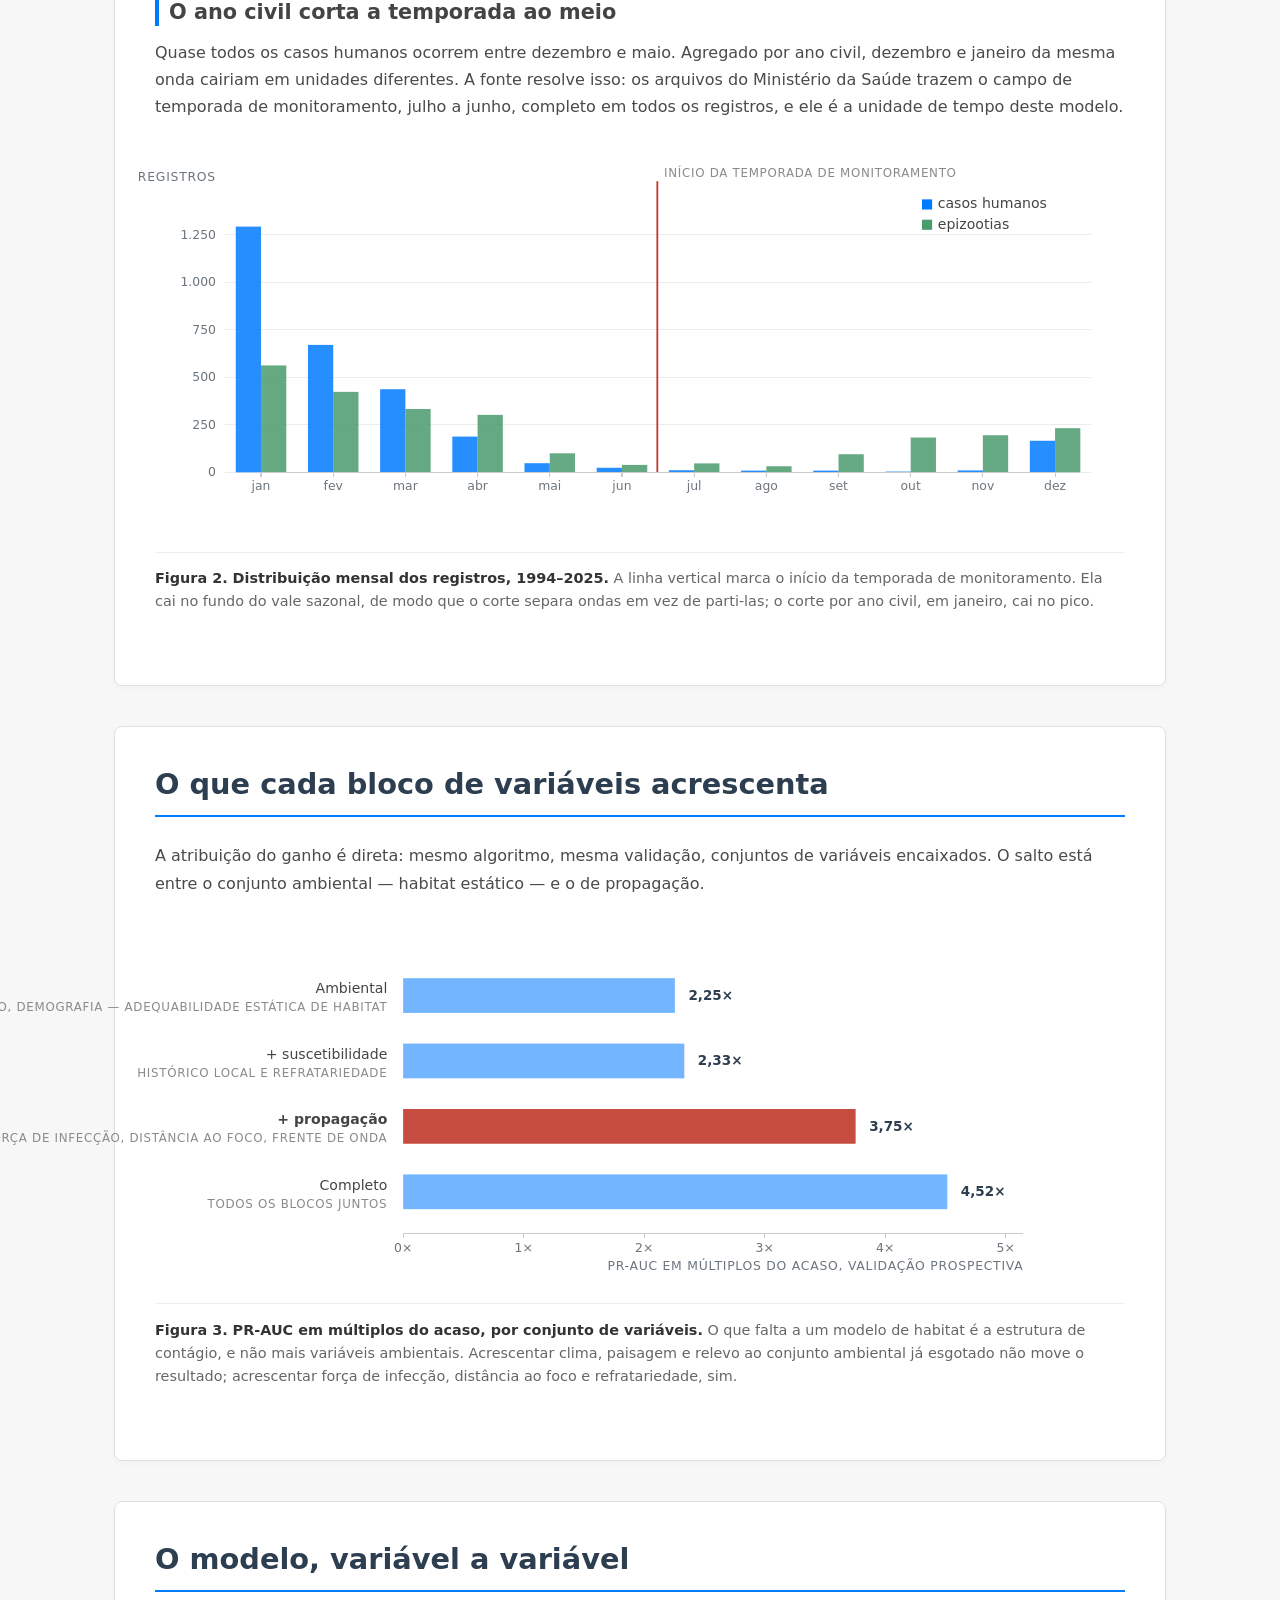
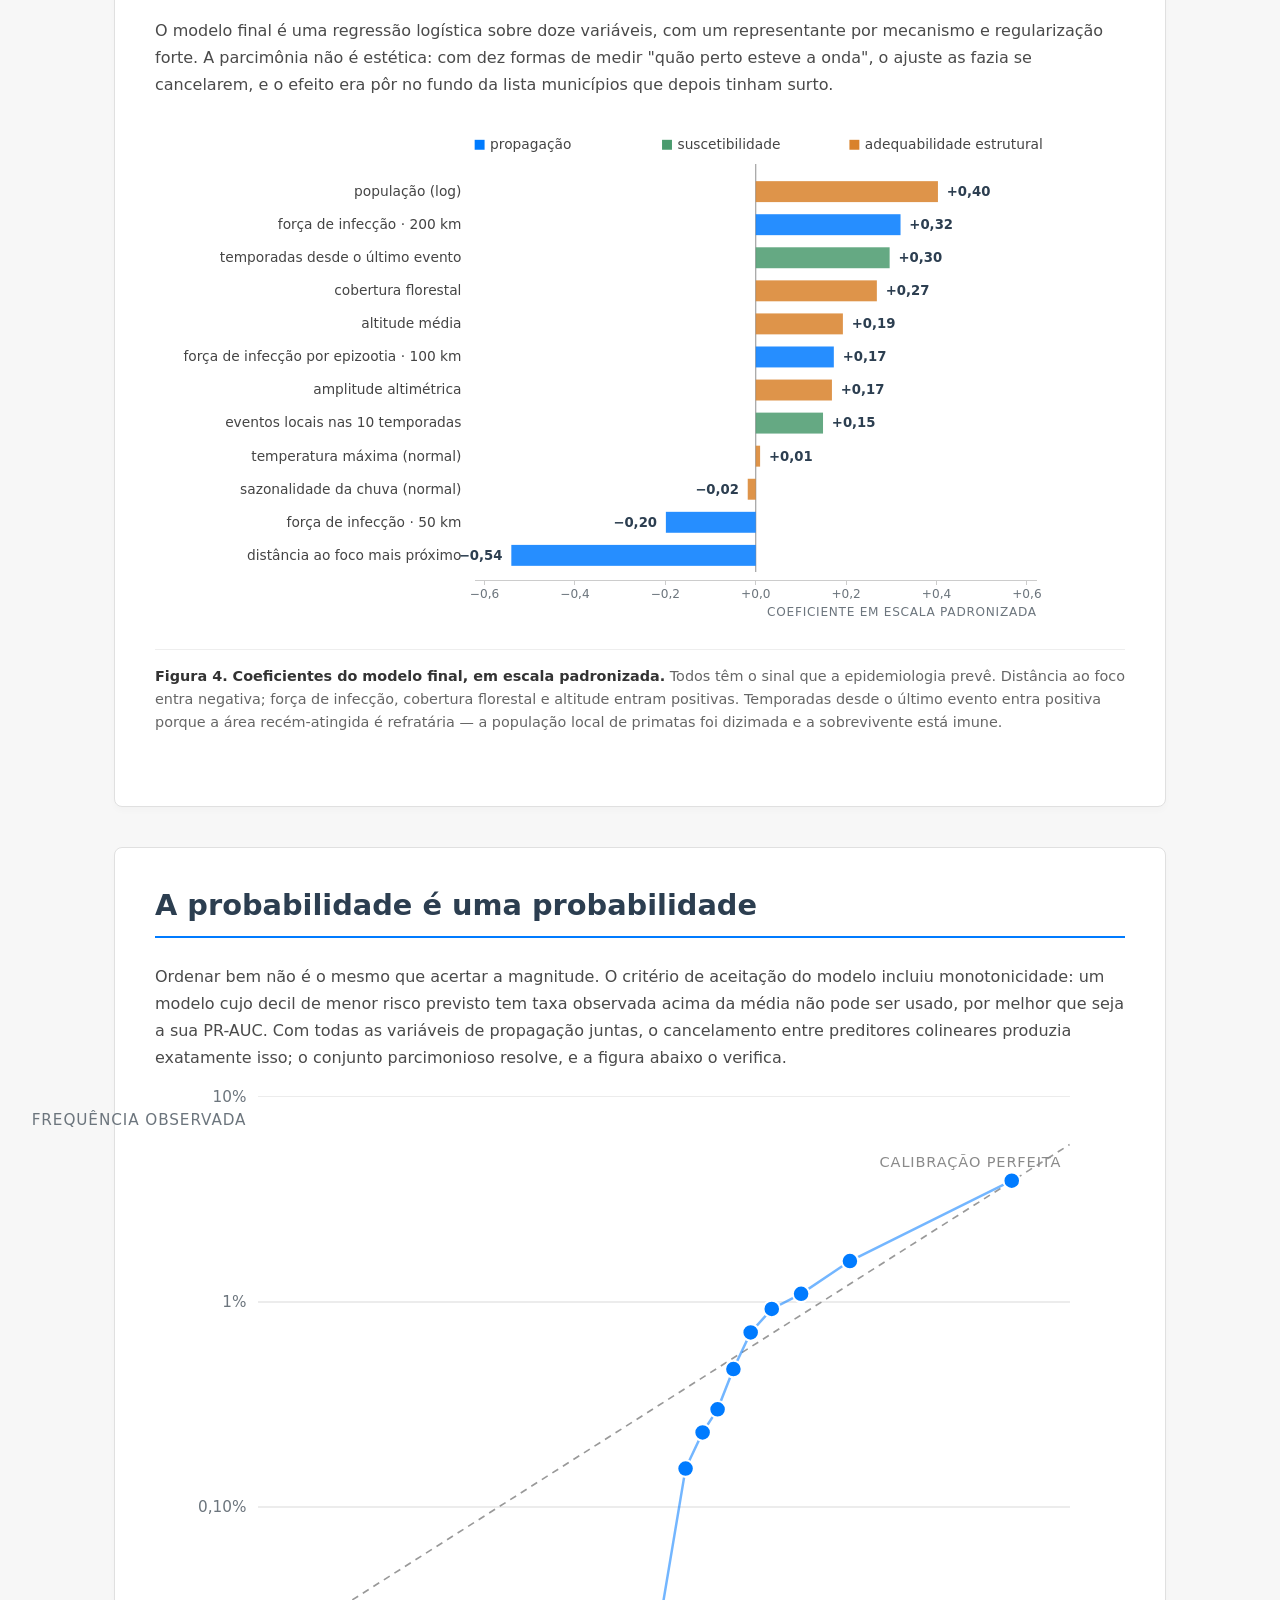
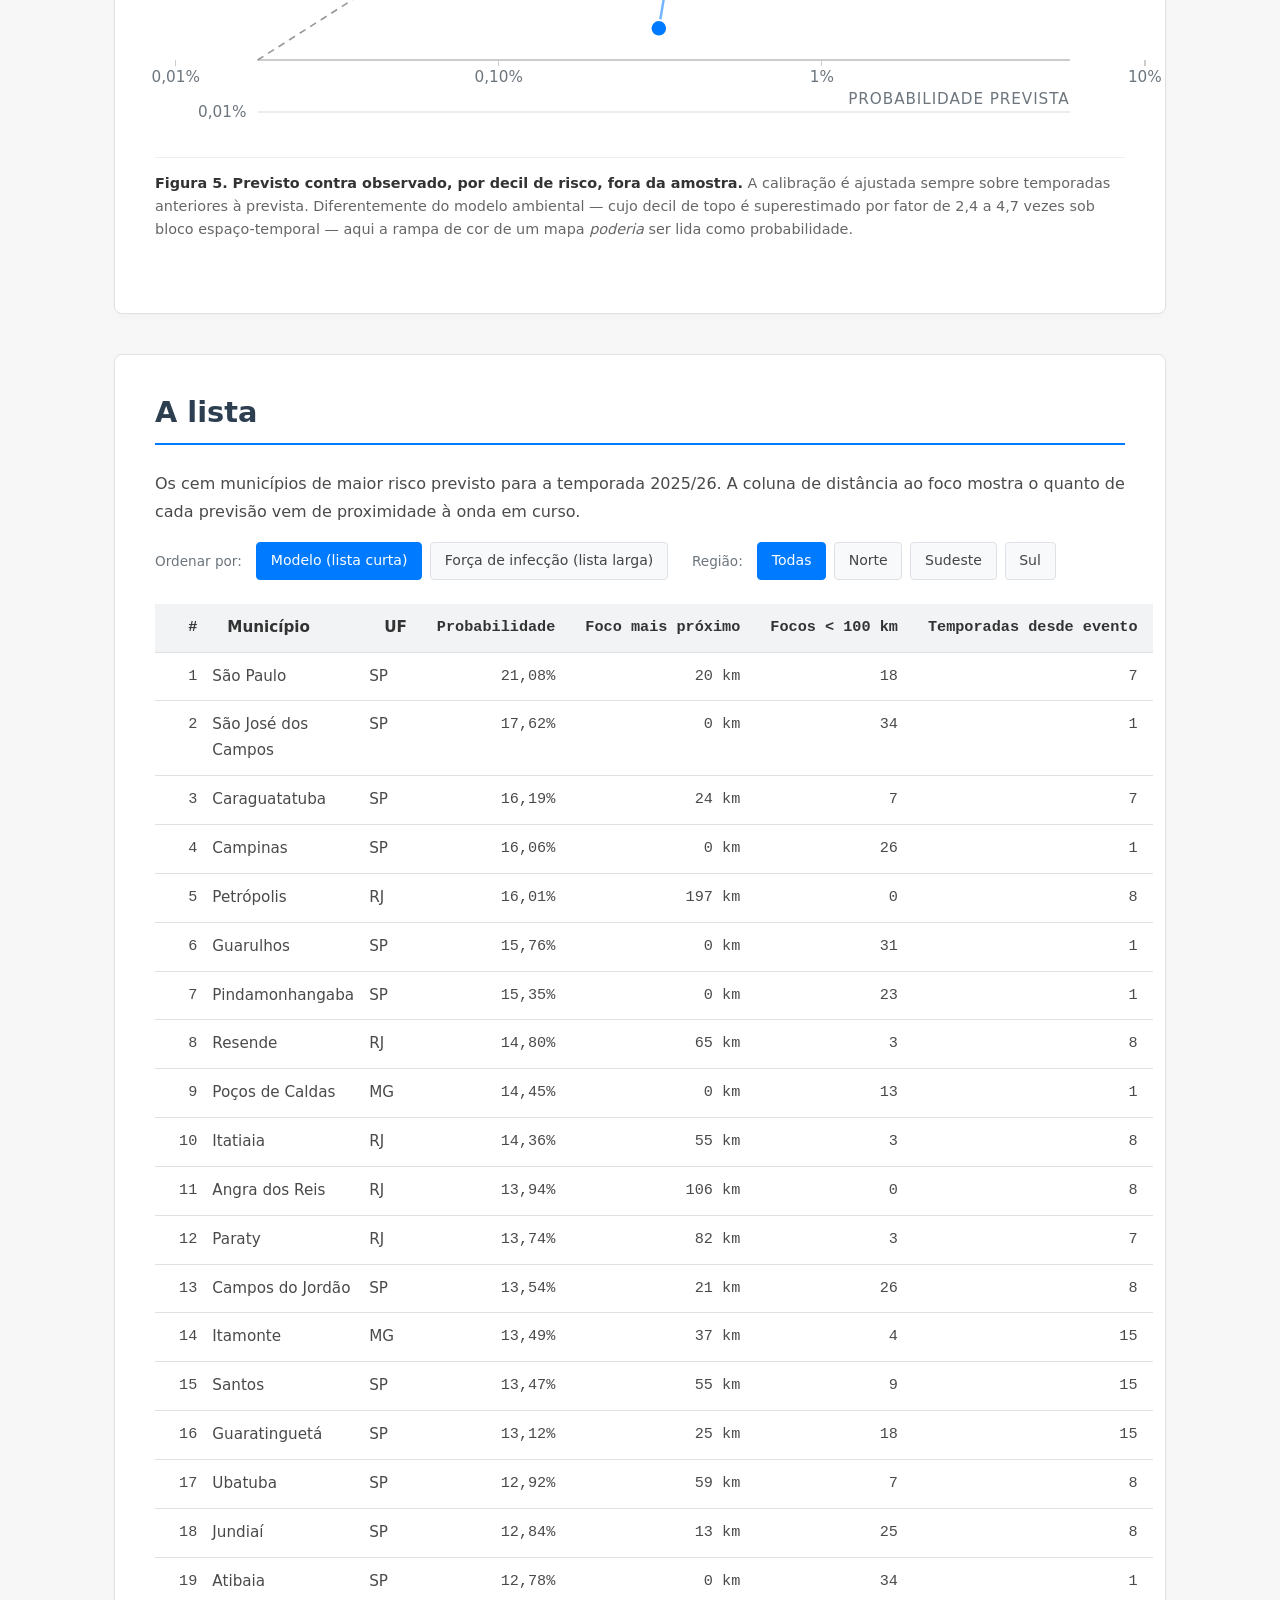
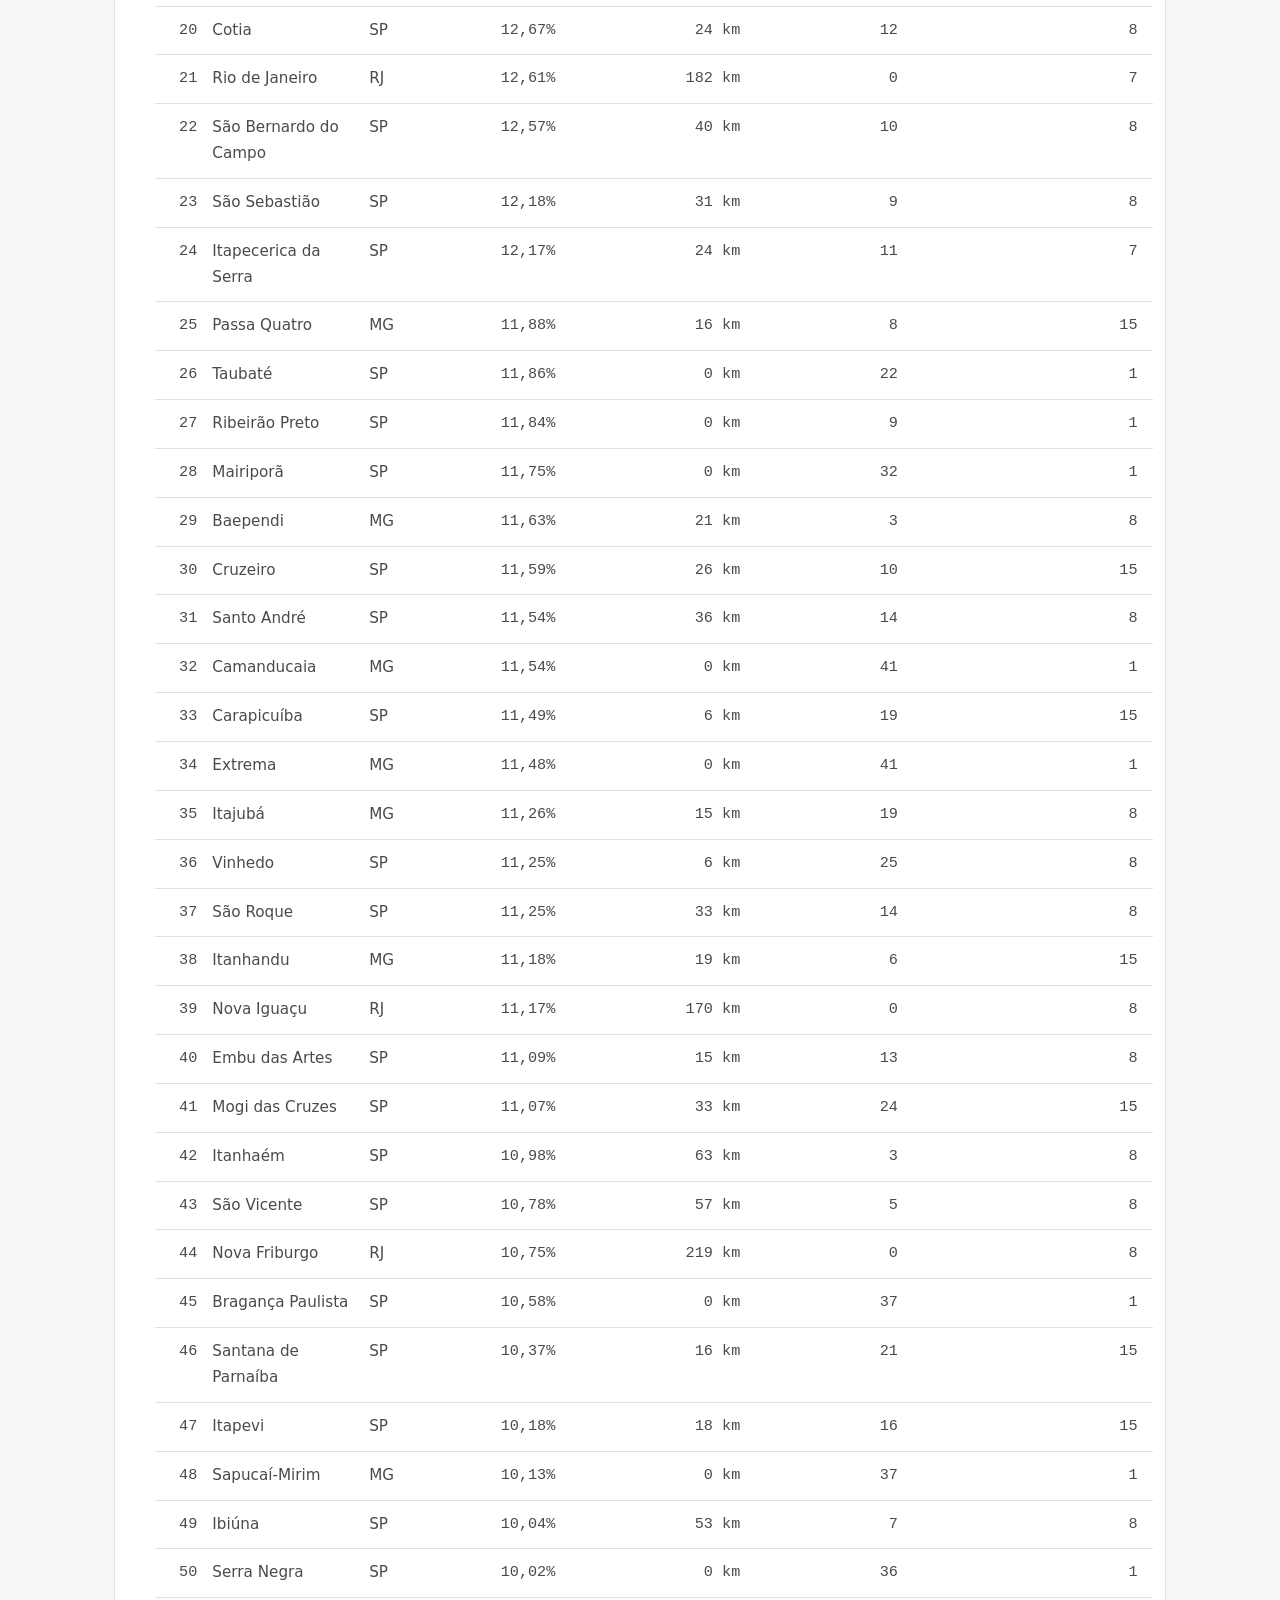
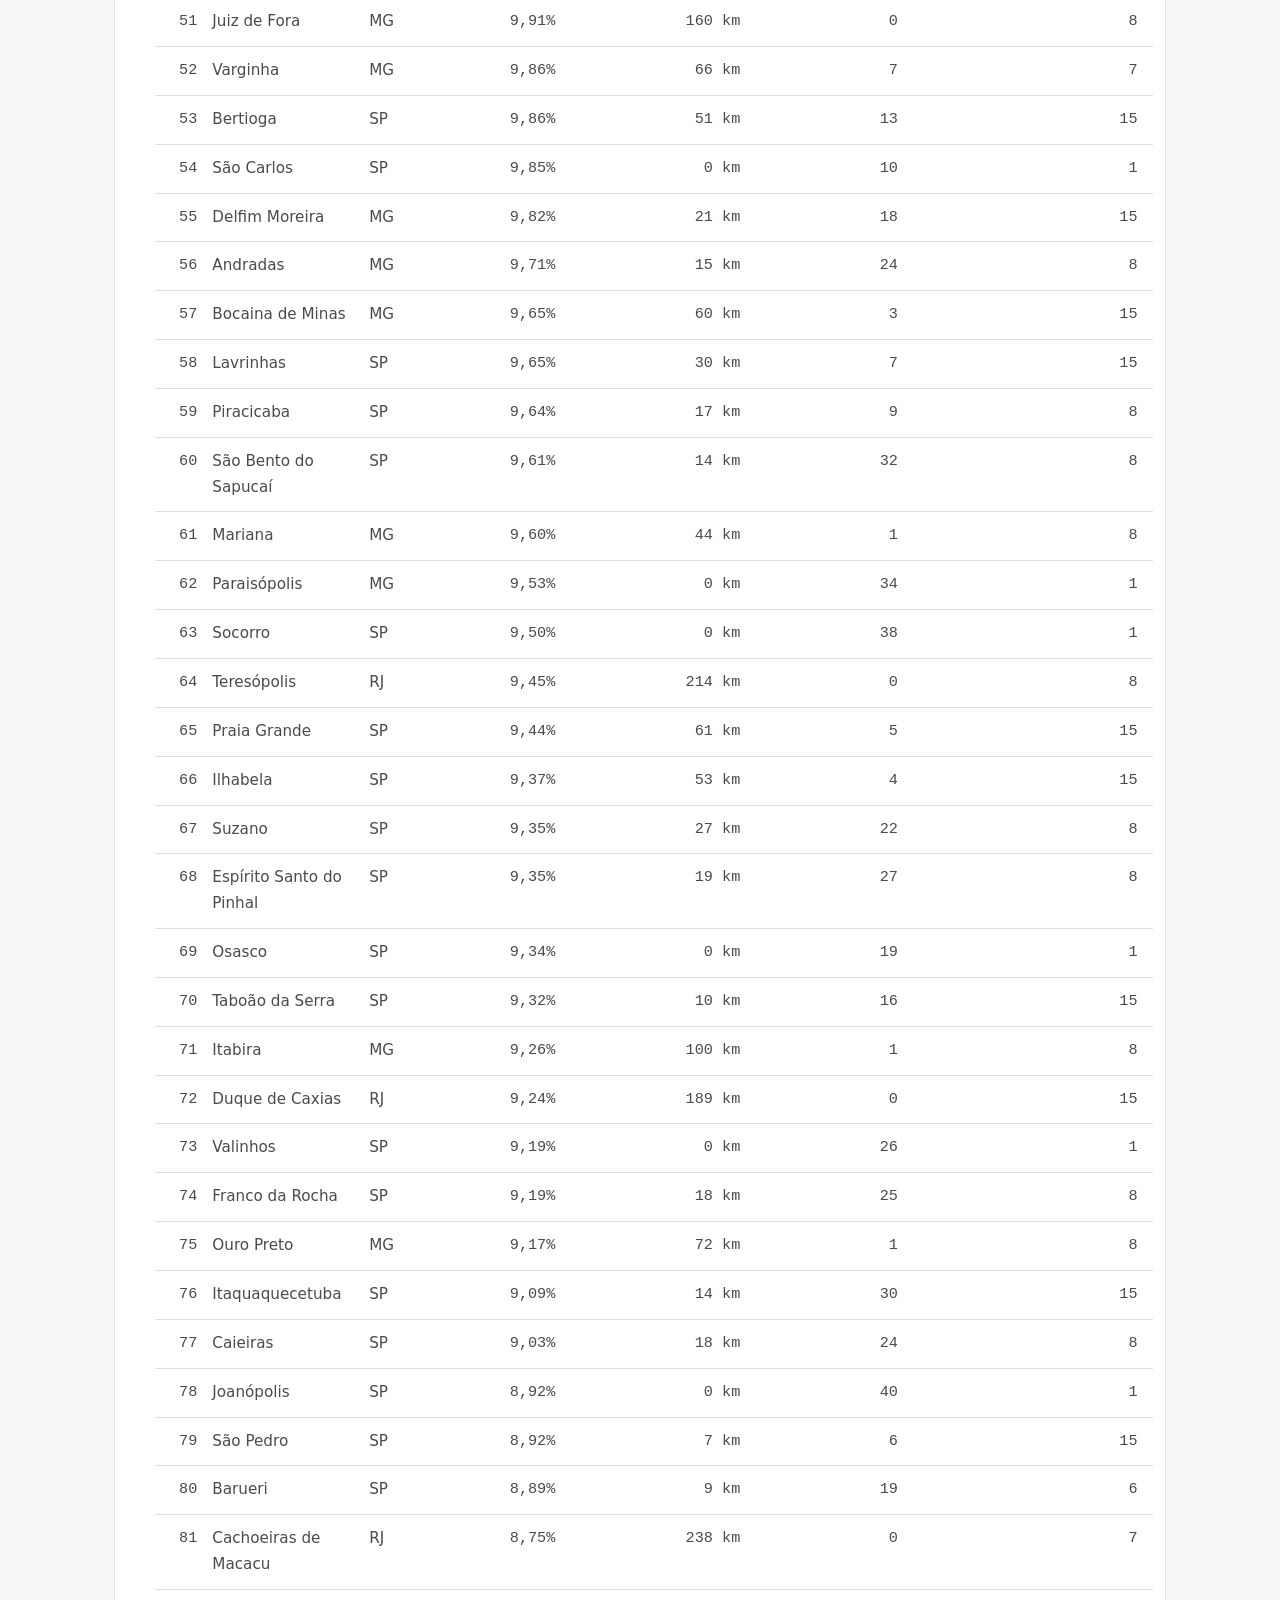
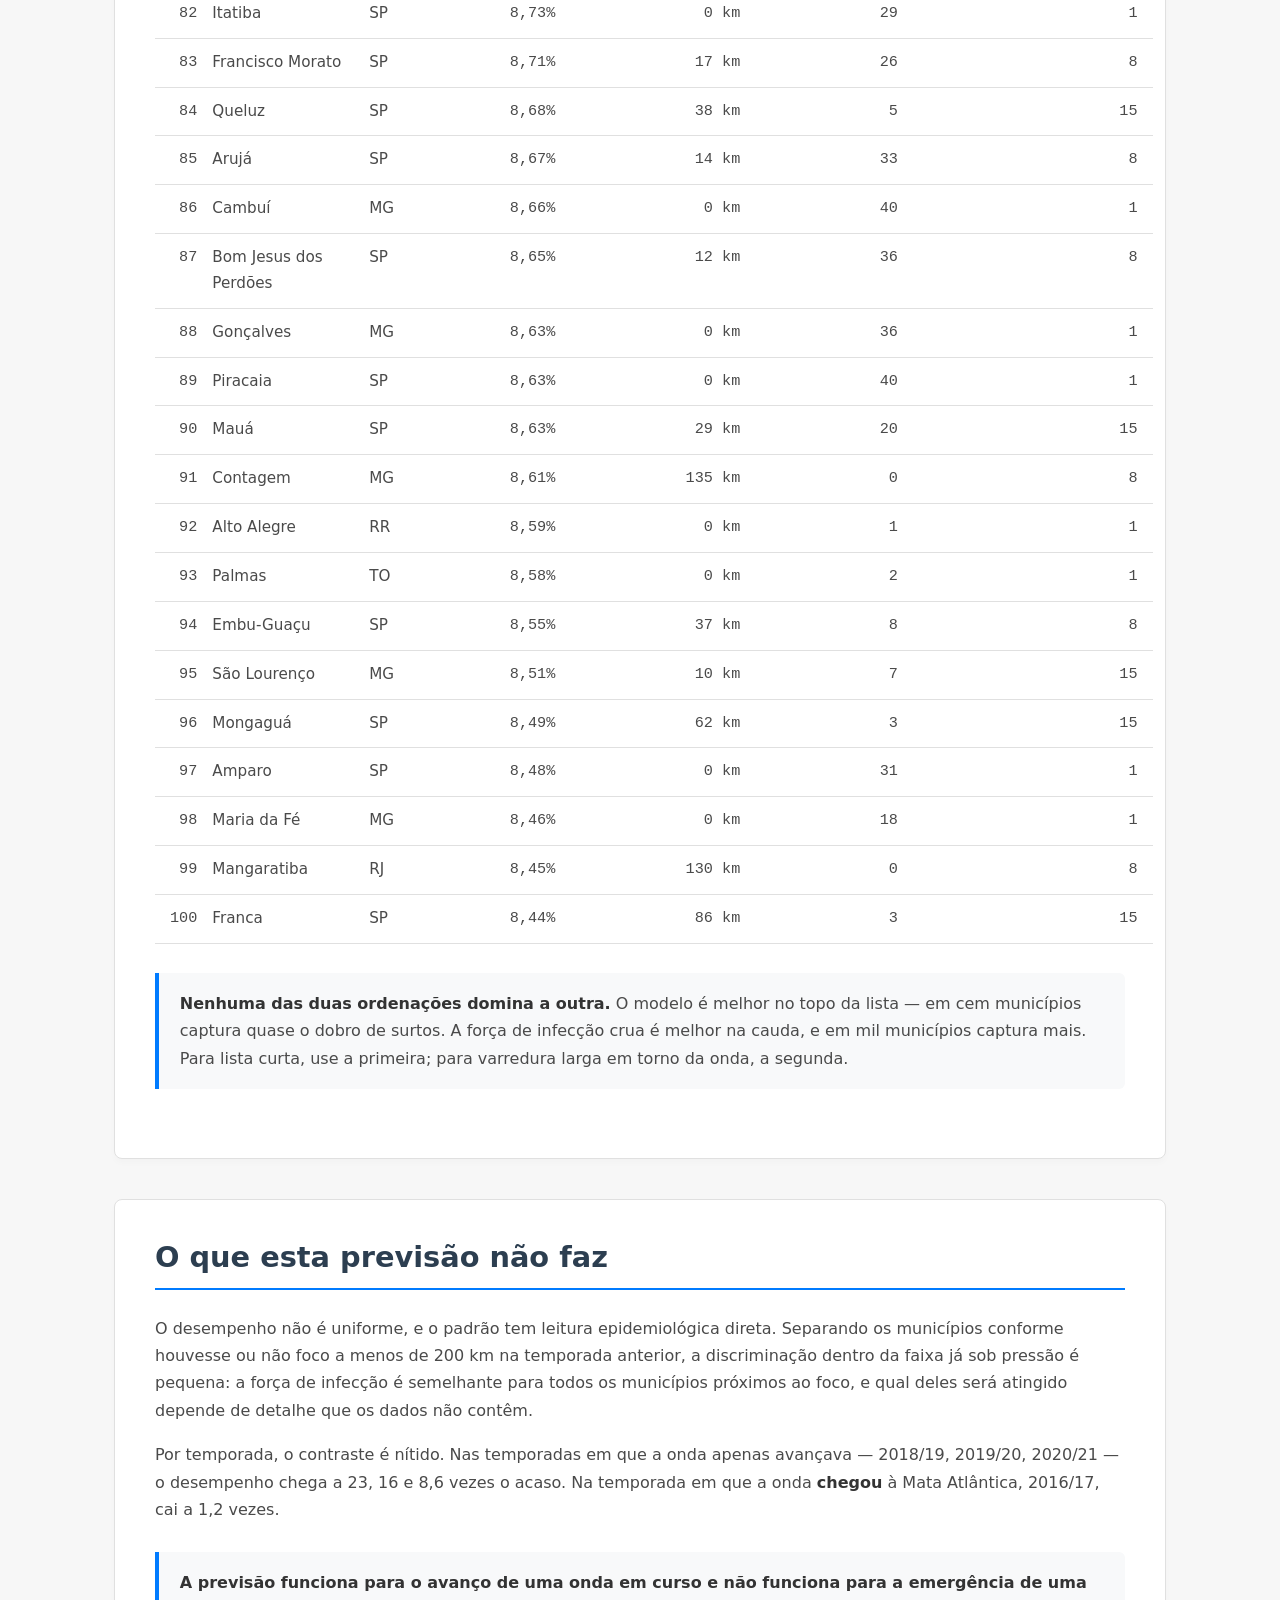
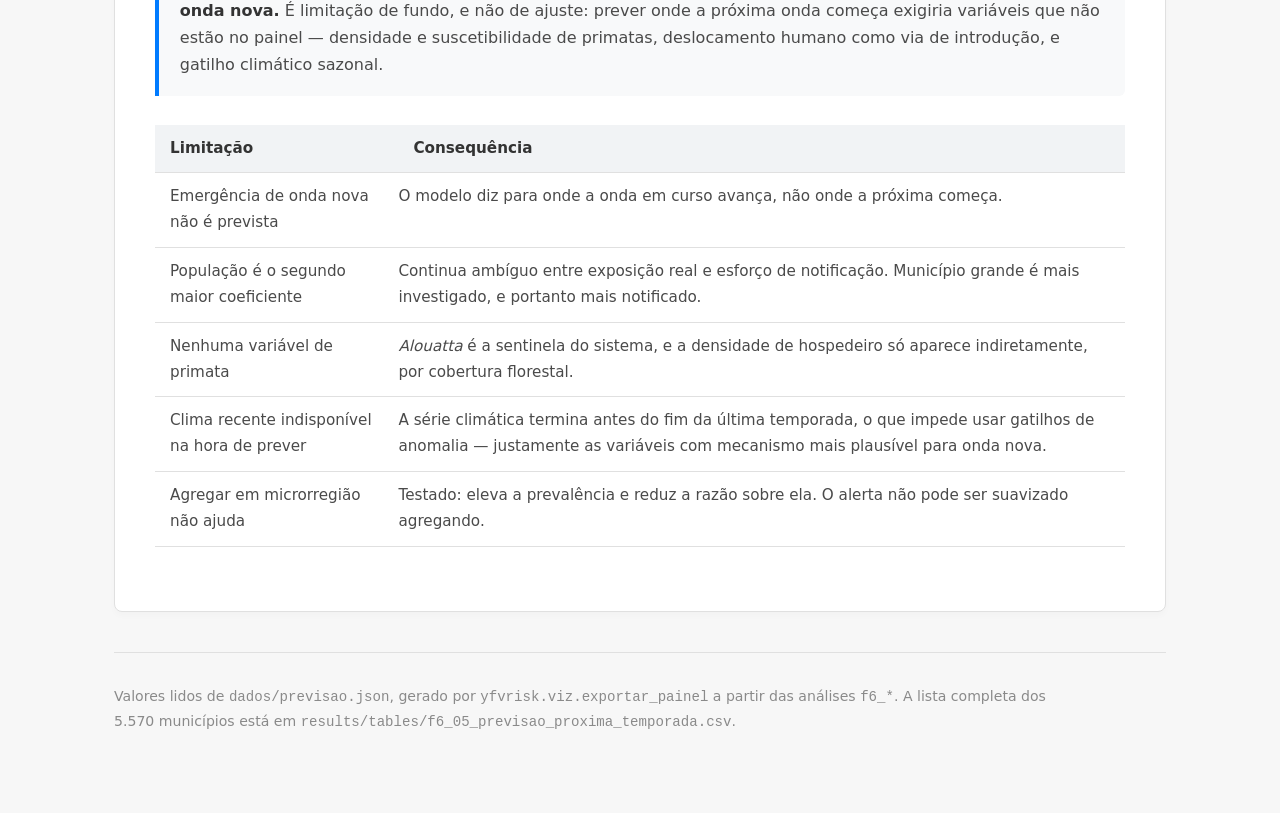
<file: dashboard/previsao.html>
<!DOCTYPE html>
<html lang="pt-BR">
<head>
<meta charset="utf-8">
<meta name="viewport" content="width=device-width, initial-scale=1">
<title>Previsão da próxima temporada – Modelagem de risco de febre amarela</title>
<meta name="description" content="Previsão prospectiva de ocorrência de febre amarela silvestre por município para a próxima temporada de monitoramento, com desempenho medido e calibração verificada.">
<link rel="stylesheet" href="css/painel.css">
</head>
<body>

<header class="site-header">
  <h1>Modelagem de Risco de Febre Amarela – Brasil</h1>
  <nav class="site-nav">
    <a href="index.html">Início</a>
    <a href="previsao.html" class="active">Previsão</a>
    <a href="validacao.html">Validação</a>
    <a href="determinantes.html">Determinantes</a>
    <a href="vacinacao.html">Vacinação</a>
    <a href="cenarios.html">Cenários</a>
    <a href="metodos.html">Dados &amp; documentação</a>
  </nav>
</header>

<div class="container">

  <section class="section-block">
    <h2>Previsão para a temporada <span id="rot-temporada">—</span></h2>
    <p class="lead">
      Esta é a única página do portal que faz afirmação sobre o futuro. O modelo
      que a produz trabalha por temporada de monitoramento, usa a estrutura de
      propagação da onda e é avaliado prospectivamente, temporada a temporada.
    </p>
    <p>
      A pergunta operacional é: ao fim de junho, com o histórico fechado, quais
      municípios devem entrar na lista de prioridade da temporada que começa em
      julho? A resposta abaixo vem acompanhada do desempenho medido em
      <span class="num" id="m-temporadas">—</span> temporadas anteriores, com as
      mesmas variáveis — anunciar o número de um modelo e publicar a lista de
      outro seria enganoso.
    </p>

    <div class="metric-grid">
      <div class="metric-card">
        <h4>PR-AUC sobre o acaso</h4>
        <span class="value destaque" id="m-vezes">—</span>
        <span class="desc">Validação prospectiva; persistência local dá 2,0×</span>
      </div>
      <div class="metric-card">
        <h4>Surtos capturados em 500 municípios</h4>
        <span class="value" id="m-rec500">—</span>
        <span class="desc">Lista fixa por temporada, sobre 5.570 municípios</span>
      </div>
      <div class="metric-card">
        <h4>Surtos capturados em 1.000</h4>
        <span class="value" id="m-rec1000">—</span>
        <span class="desc">Ordenando pela força de infecção, melhor na cauda</span>
      </div>
      <div class="metric-card">
        <h4>Faixa de probabilidade prevista</h4>
        <span class="value" id="m-faixa">—</span>
        <span class="desc">Contra taxa de base de 0,73% por temporada</span>
      </div>
    </div>
  </section>

  <section class="section-block">
    <h2>Por que um modelo de habitat não prevê</h2>
    <p>
      Um modelo de adequabilidade de habitat pergunta se o município tem clima e
      floresta compatíveis com o ciclo silvestre. A febre amarela silvestre, porém,
      é uma <strong>onda epizoótica que se propaga no espaço</strong>, por floresta
      contígua, entre populações de primatas suscetíveis: o município é atingido
      porque a onda chegou perto dele, não porque seu clima mudou.
    </p>
    <p>
      Três medições, feitas antes de construir o modelo, mostram o tamanho desse
      sinal.
    </p>

    <div class="figure-container">
      <div id="fig-contagio"></div>
      <p class="figure-caption">
        <strong>Figura 1. Sinais de contágio e de persistência.</strong>
        Quantas vezes mais provável é um evento na temporada seguinte, dado que
        houve foco perto na anterior. Variáveis estáticas de habitat não capturam
        nenhum desses sinais.
      </p>
    </div>

    <h3>O ano civil corta a temporada ao meio</h3>
    <p>
      Quase todos os casos humanos ocorrem entre dezembro e maio. Agregado por ano
      civil, dezembro e janeiro da mesma onda cairiam em unidades diferentes. A
      fonte resolve isso: os arquivos do Ministério da Saúde trazem o campo de
      temporada de monitoramento, julho a junho, completo em todos os registros, e
      ele é a unidade de tempo deste modelo.
    </p>

    <div class="figure-container">
      <div id="fig-sazonalidade"></div>
      <p class="figure-caption">
        <strong>Figura 2. Distribuição mensal dos registros, 1994–2025.</strong>
        A linha vertical marca o início da temporada de monitoramento. Ela cai no
        fundo do vale sazonal, de modo que o corte separa ondas em vez de parti-las;
        o corte por ano civil, em janeiro, cai no pico.
      </p>
    </div>
  </section>

  <section class="section-block">
    <h2>O que cada bloco de variáveis acrescenta</h2>
    <p>
      A atribuição do ganho é direta: mesmo algoritmo, mesma validação, conjuntos
      de variáveis encaixados. O salto está entre o conjunto ambiental — habitat
      estático — e o de propagação.
    </p>

    <div class="figure-container">
      <div id="fig-ganho"></div>
      <p class="figure-caption">
        <strong>Figura 3. PR-AUC em múltiplos do acaso, por conjunto de variáveis.</strong>
        O que falta a um modelo de habitat é a estrutura de contágio, e não mais
        variáveis ambientais. Acrescentar clima, paisagem e relevo ao conjunto
        ambiental já esgotado não move o resultado; acrescentar força de infecção,
        distância ao foco e refratariedade, sim.
      </p>
    </div>
  </section>

  <section class="section-block">
    <h2>O modelo, variável a variável</h2>
    <p>
      O modelo final é uma regressão logística sobre doze variáveis, com um
      representante por mecanismo e regularização forte. A parcimônia não é
      estética: com dez formas de medir "quão perto esteve a onda", o ajuste as
      fazia se cancelarem, e o efeito era pôr no fundo da lista municípios que
      depois tinham surto.
    </p>

    <div class="figure-container">
      <div id="fig-coeficientes"></div>
      <p class="figure-caption">
        <strong>Figura 4. Coeficientes do modelo final, em escala padronizada.</strong>
        Todos têm o sinal que a epidemiologia prevê. Distância ao foco entra
        negativa; força de infecção, cobertura florestal e altitude entram
        positivas. Temporadas desde o último evento entra positiva porque a área
        recém-atingida é refratária — a população local de primatas foi dizimada e
        a sobrevivente está imune.
      </p>
    </div>
  </section>

  <section class="section-block">
    <h2>A probabilidade é uma probabilidade</h2>
    <p>
      Ordenar bem não é o mesmo que acertar a magnitude. O critério de aceitação
      do modelo incluiu monotonicidade: um modelo cujo decil de menor risco
      previsto tem taxa observada acima da média não pode ser usado, por melhor
      que seja a sua PR-AUC. Com todas as variáveis de propagação juntas, o
      cancelamento entre preditores colineares produzia exatamente isso; o conjunto
      parcimonioso resolve, e a figura abaixo o verifica.
    </p>

    <div class="figure-container">
      <div id="fig-calibracao"></div>
      <p class="figure-caption">
        <strong>Figura 5. Previsto contra observado, por decil de risco, fora da amostra.</strong>
        A calibração é ajustada sempre sobre temporadas anteriores à prevista.
        Diferentemente do modelo ambiental — cujo decil de topo é superestimado
        por fator de 2,4 a 4,7 vezes sob bloco espaço-temporal — aqui a rampa de
        cor de um mapa <em>poderia</em> ser lida como probabilidade.
      </p>
    </div>
  </section>

  <section class="section-block">
    <h2>A lista</h2>
    <p>
      Os cem municípios de maior risco previsto para a temporada
      <span id="rot-temporada-2">—</span>. A coluna de distância ao foco mostra o
      quanto de cada previsão vem de proximidade à onda em curso.
    </p>

    <div class="controles" id="ctrl-lista">
      <span class="rotulo">Ordenar por:</span>
      <button class="botao" data-ordem="posto_logistica" aria-pressed="true">Modelo (lista curta)</button>
      <button class="botao" data-ordem="posto_forca" aria-pressed="false">Força de infecção (lista larga)</button>
      <span class="rotulo" style="margin-left:1rem">Região:</span>
      <button class="botao" data-regiao="" aria-pressed="true">Todas</button>
    </div>

    <table class="tech-table" id="tab-lista">
      <thead>
        <tr>
          <th class="n">#</th><th>Município</th><th>UF</th>
          <th class="n">Probabilidade</th><th class="n">Foco mais próximo</th>
          <th class="n">Focos &lt; 100 km</th><th class="n">Temporadas desde evento</th>
        </tr>
      </thead>
      <tbody></tbody>
    </table>

    <div class="ressalva">
      <p>
        <strong>Nenhuma das duas ordenações domina a outra.</strong> O modelo é
        melhor no topo da lista — em cem municípios captura quase o dobro de
        surtos. A força de infecção crua é melhor na cauda, e em mil municípios
        captura mais. Para lista curta, use a primeira; para varredura larga em
        torno da onda, a segunda.
      </p>
    </div>
  </section>

  <section class="section-block">
    <h2>O que esta previsão não faz</h2>
    <p>
      O desempenho não é uniforme, e o padrão tem leitura epidemiológica direta.
      Separando os municípios conforme houvesse ou não foco a menos de 200 km na
      temporada anterior, a discriminação dentro da faixa já sob pressão é
      pequena: a força de infecção é semelhante para todos os municípios próximos
      ao foco, e qual deles será atingido depende de detalhe que os dados não
      contêm.
    </p>
    <p>
      Por temporada, o contraste é nítido. Nas temporadas em que a onda apenas
      avançava — 2018/19, 2019/20, 2020/21 — o desempenho chega a 23, 16 e 8,6
      vezes o acaso. Na temporada em que a onda <strong>chegou</strong> à Mata
      Atlântica, 2016/17, cai a 1,2 vezes.
    </p>

    <div class="ressalva">
      <p>
        <strong>A previsão funciona para o avanço de uma onda em curso e não
        funciona para a emergência de uma onda nova.</strong> É limitação de fundo,
        e não de ajuste: prever onde a próxima onda começa exigiria variáveis que
        não estão no painel — densidade e suscetibilidade de primatas, deslocamento
        humano como via de introdução, e gatilho climático sazonal.
      </p>
    </div>

    <table class="tech-table">
      <thead><tr><th>Limitação</th><th>Consequência</th></tr></thead>
      <tbody>
        <tr>
          <td>Emergência de onda nova não é prevista</td>
          <td>O modelo diz para onde a onda em curso avança, não onde a próxima começa.</td>
        </tr>
        <tr>
          <td>População é o segundo maior coeficiente</td>
          <td>Continua ambíguo entre exposição real e esforço de notificação. Município grande é mais investigado, e portanto mais notificado.</td>
        </tr>
        <tr>
          <td>Nenhuma variável de primata</td>
          <td><i>Alouatta</i> é a sentinela do sistema, e a densidade de hospedeiro só aparece indiretamente, por cobertura florestal.</td>
        </tr>
        <tr>
          <td>Clima recente indisponível na hora de prever</td>
          <td>A série climática termina antes do fim da última temporada, o que impede usar gatilhos de anomalia — justamente as variáveis com mecanismo mais plausível para onda nova.</td>
        </tr>
        <tr>
          <td>Agregar em microrregião não ajuda</td>
          <td>Testado: eleva a prevalência e reduz a razão sobre ela. O alerta não pode ser suavizado agregando.</td>
        </tr>
      </tbody>
    </table>
  </section>

  <footer class="rodape">
    <p>
      Valores lidos de <code>dados/previsao.json</code>, gerado por
      <code>yfvrisk.viz.exportar_painel</code> a partir das análises <code>f6_*</code>. A
      lista completa dos 5.570 municípios está em
      <code>results/tables/f6_05_previsao_proxima_temporada.csv</code>.
    </p>
  </footer>

</div>

<script type="module" src="js/pagina-previsao.js"></script>
</body>
</html>
</file>
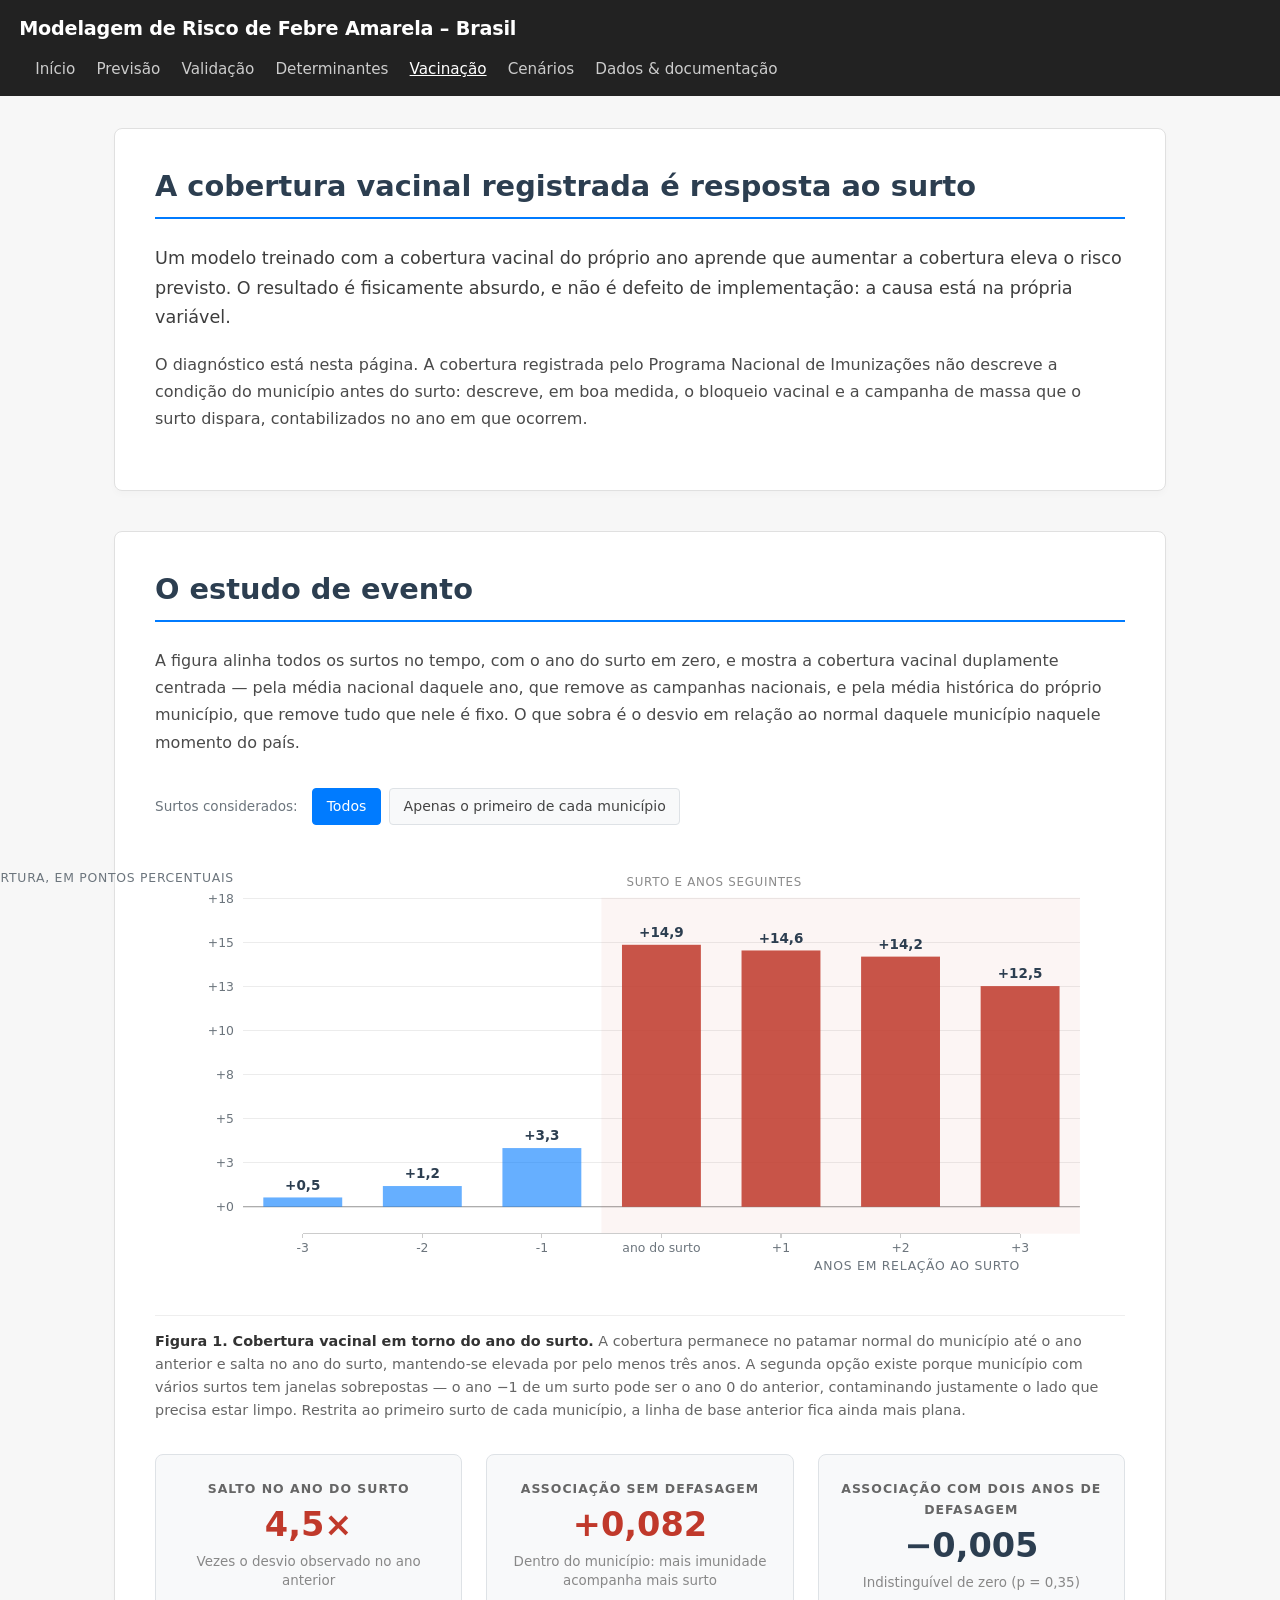
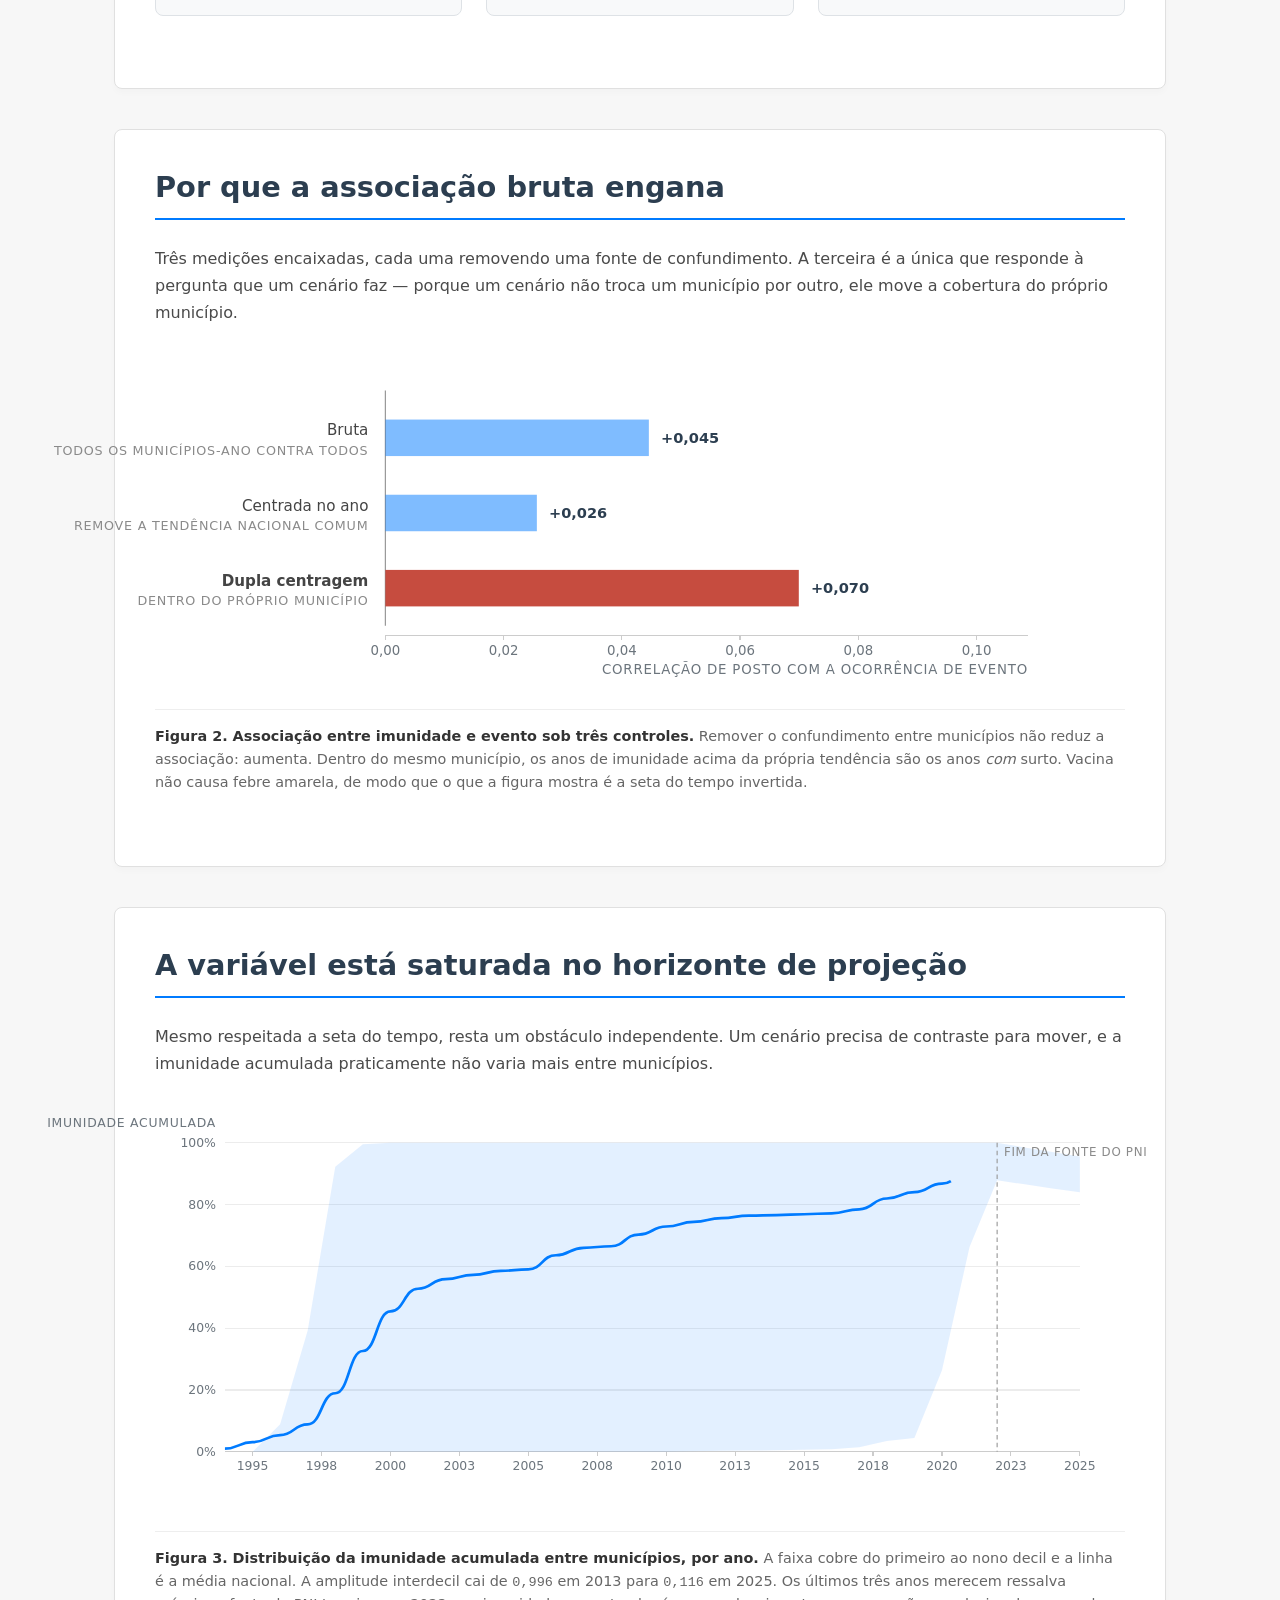
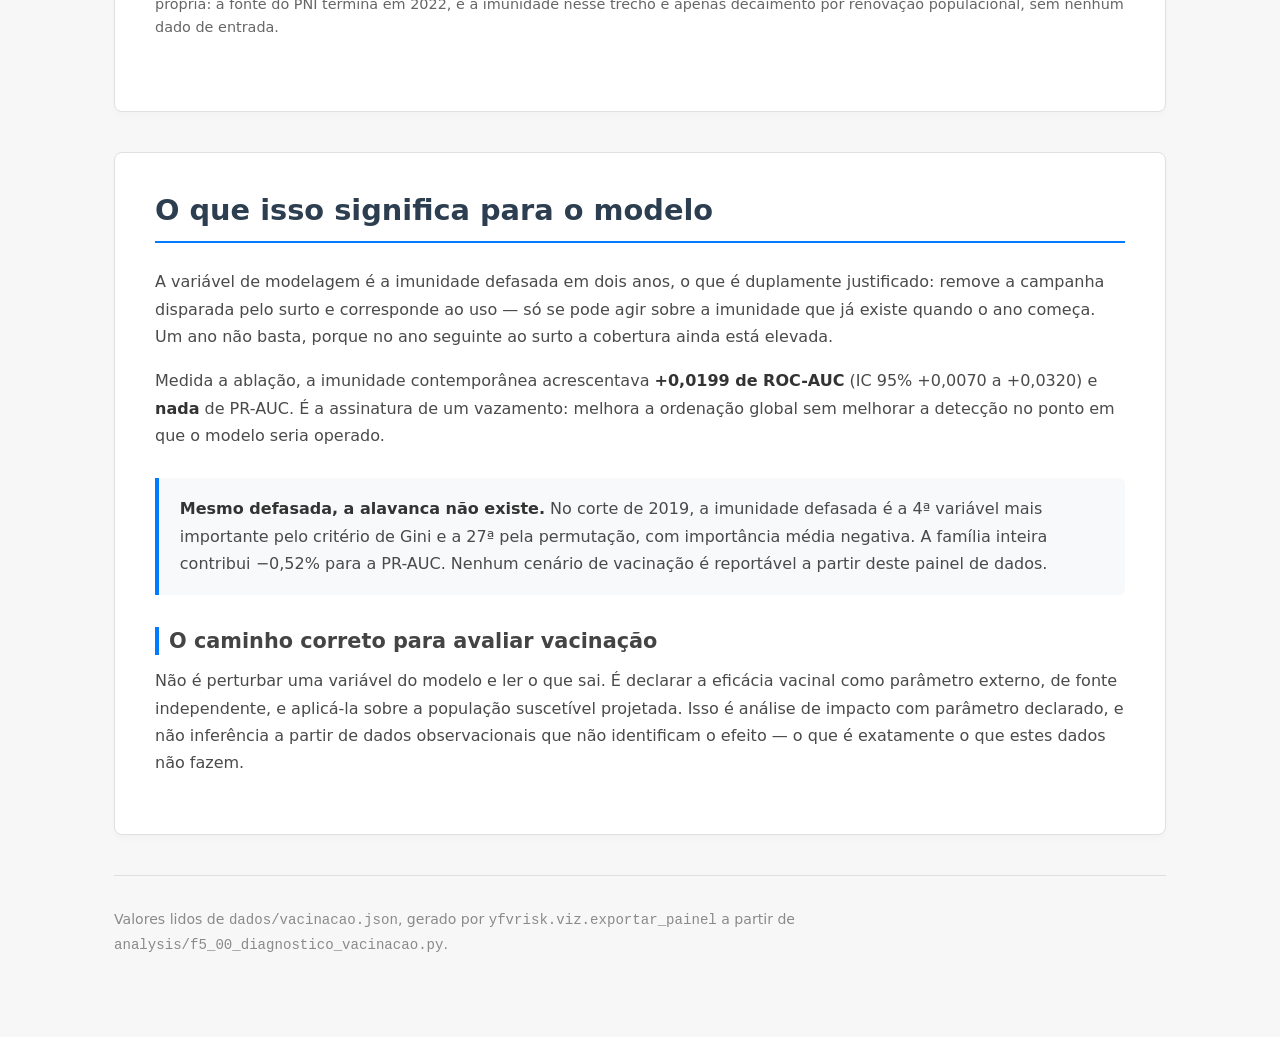
<file: dashboard/vacinacao.html>
<!DOCTYPE html>
<html lang="pt-BR">
<head>
<meta charset="utf-8">
<meta name="viewport" content="width=device-width, initial-scale=1">
<title>Vacinação – Modelagem de risco de febre amarela</title>
<meta name="description" content="Estudo de evento da cobertura vacinal em torno do ano do surto e suas consequências para cenários de imunização.">
<link rel="stylesheet" href="css/painel.css">
</head>
<body>

<header class="site-header">
  <h1>Modelagem de Risco de Febre Amarela – Brasil</h1>
  <nav class="site-nav">
    <a href="index.html">Início</a>
    <a href="previsao.html">Previsão</a>
    <a href="validacao.html">Validação</a>
    <a href="determinantes.html">Determinantes</a>
    <a href="vacinacao.html" class="active">Vacinação</a>
    <a href="cenarios.html">Cenários</a>
    <a href="metodos.html">Dados &amp; documentação</a>
  </nav>
</header>

<div class="container">

  <section class="section-block">
    <h2>A cobertura vacinal registrada é resposta ao surto</h2>
    <p class="lead">
      Um modelo treinado com a cobertura vacinal do próprio ano aprende que
      aumentar a cobertura eleva o risco previsto. O resultado é fisicamente
      absurdo, e não é defeito de implementação: a causa está na própria variável.
    </p>
    <p>
      O diagnóstico está nesta página. A cobertura registrada
      pelo Programa Nacional de Imunizações não descreve a condição do município
      antes do surto: descreve, em boa medida, o bloqueio vacinal e a campanha de
      massa que o surto dispara, contabilizados no ano em que ocorrem.
    </p>
  </section>

  <section class="section-block">
    <h2>O estudo de evento</h2>
    <p>
      A figura alinha todos os surtos no tempo, com o ano do surto em zero, e mostra
      a cobertura vacinal duplamente centrada — pela média nacional daquele ano,
      que remove as campanhas nacionais, e pela média histórica do próprio
      município, que remove tudo que nele é fixo. O que sobra é o desvio em relação
      ao normal daquele município naquele momento do país.
    </p>

    <div class="figure-container">
      <div class="controles" id="ctrl-evento">
        <span class="rotulo">Surtos considerados:</span>
        <button class="botao" data-serie="todos" aria-pressed="true">Todos</button>
        <button class="botao" data-serie="primeiro_surto" aria-pressed="false">Apenas o primeiro de cada município</button>
      </div>
      <div id="fig-evento"></div>
      <p class="figure-caption">
        <strong>Figura 1. Cobertura vacinal em torno do ano do surto.</strong>
        A cobertura permanece no patamar normal do município até o ano anterior e
        salta no ano do surto, mantendo-se elevada por pelo menos três anos. A
        segunda opção existe porque município com vários surtos tem janelas
        sobrepostas — o ano −1 de um surto pode ser o ano 0 do anterior,
        contaminando justamente o lado que precisa estar limpo. Restrita ao
        primeiro surto de cada município, a linha de base anterior fica ainda mais
        plana.
      </p>
    </div>

    <div class="metric-grid">
      <div class="metric-card">
        <h4>Salto no ano do surto</h4>
        <span class="value alerta" id="m-salto">—</span>
        <span class="desc">Vezes o desvio observado no ano anterior</span>
      </div>
      <div class="metric-card">
        <h4>Associação sem defasagem</h4>
        <span class="value alerta" id="m-lag0">—</span>
        <span class="desc">Dentro do município: mais imunidade acompanha mais surto</span>
      </div>
      <div class="metric-card">
        <h4>Associação com dois anos de defasagem</h4>
        <span class="value" id="m-lag2">—</span>
        <span class="desc">Indistinguível de zero (p = 0,35)</span>
      </div>
    </div>
  </section>

  <section class="section-block">
    <h2>Por que a associação bruta engana</h2>
    <p>
      Três medições encaixadas, cada uma removendo uma fonte de confundimento. A
      terceira é a única que responde à pergunta que um cenário faz — porque um
      cenário não troca um município por outro, ele move a cobertura do próprio
      município.
    </p>

    <div class="figure-container">
      <div id="fig-centragem"></div>
      <p class="figure-caption">
        <strong>Figura 2. Associação entre imunidade e evento sob três controles.</strong>
        Remover o confundimento entre municípios não reduz a associação: aumenta.
        Dentro do mesmo município, os anos de imunidade acima da própria tendência
        são os anos <em>com</em> surto. Vacina não causa febre amarela, de modo que
        o que a figura mostra é a seta do tempo invertida.
      </p>
    </div>
  </section>

  <section class="section-block">
    <h2>A variável está saturada no horizonte de projeção</h2>
    <p>
      Mesmo respeitada a seta do tempo, resta um obstáculo independente. Um cenário
      precisa de contraste para mover, e a imunidade acumulada praticamente não
      varia mais entre municípios.
    </p>

    <div class="figure-container">
      <div id="fig-saturacao"></div>
      <p class="figure-caption">
        <strong>Figura 3. Distribuição da imunidade acumulada entre municípios, por ano.</strong>
        A faixa cobre do primeiro ao nono decil e a linha é a média nacional. A
        amplitude interdecil cai de <span class="num" id="cap-amp-2013">—</span> em
        2013 para <span class="num" id="cap-amp-2025">—</span> em 2025. Os últimos
        três anos merecem ressalva própria: a fonte do PNI termina em 2022, e a
        imunidade nesse trecho é apenas decaimento por renovação populacional, sem
        nenhum dado de entrada.
      </p>
    </div>
  </section>

  <section class="section-block">
    <h2>O que isso significa para o modelo</h2>
    <p>
      A variável de modelagem é a imunidade defasada em dois anos, o que é duplamente
      justificado: remove a campanha disparada pelo surto e corresponde ao uso —
      só se pode agir sobre a imunidade que já existe quando o ano começa. Um ano
      não basta, porque no ano seguinte ao surto a cobertura ainda está elevada.
    </p>
    <p>
      Medida a ablação, a imunidade contemporânea acrescentava
      <strong>+0,0199 de ROC-AUC</strong> (IC 95% +0,0070 a +0,0320) e
      <strong>nada</strong> de PR-AUC. É a assinatura de um vazamento: melhora a
      ordenação global sem melhorar a detecção no ponto em que o modelo seria
      operado.
    </p>

    <div class="ressalva">
      <p>
        <strong>Mesmo defasada, a alavanca não existe.</strong>
        No corte de 2019, a imunidade defasada é a 4ª variável mais importante pelo
        critério de Gini e a 27ª pela permutação, com importância média negativa. A
        família inteira contribui −0,52% para a PR-AUC. Nenhum cenário de vacinação
        é reportável a partir deste painel de dados.
      </p>
    </div>

    <h3>O caminho correto para avaliar vacinação</h3>
    <p>
      Não é perturbar uma variável do modelo e ler o que sai. É declarar a eficácia
      vacinal como parâmetro externo, de fonte independente, e aplicá-la sobre a
      população suscetível projetada. Isso é análise de impacto com parâmetro
      declarado, e não inferência a partir de dados observacionais que não
      identificam o efeito — o que é exatamente o que estes dados não fazem.
    </p>
  </section>

  <footer class="rodape">
    <p>
      Valores lidos de <code>dados/vacinacao.json</code>, gerado por
      <code>yfvrisk.viz.exportar_painel</code> a partir de <code>analysis/f5_00_diagnostico_vacinacao.py</code>.
    </p>
  </footer>

</div>

<script type="module" src="js/pagina-vacinacao.js"></script>
</body>
</html>
</file>
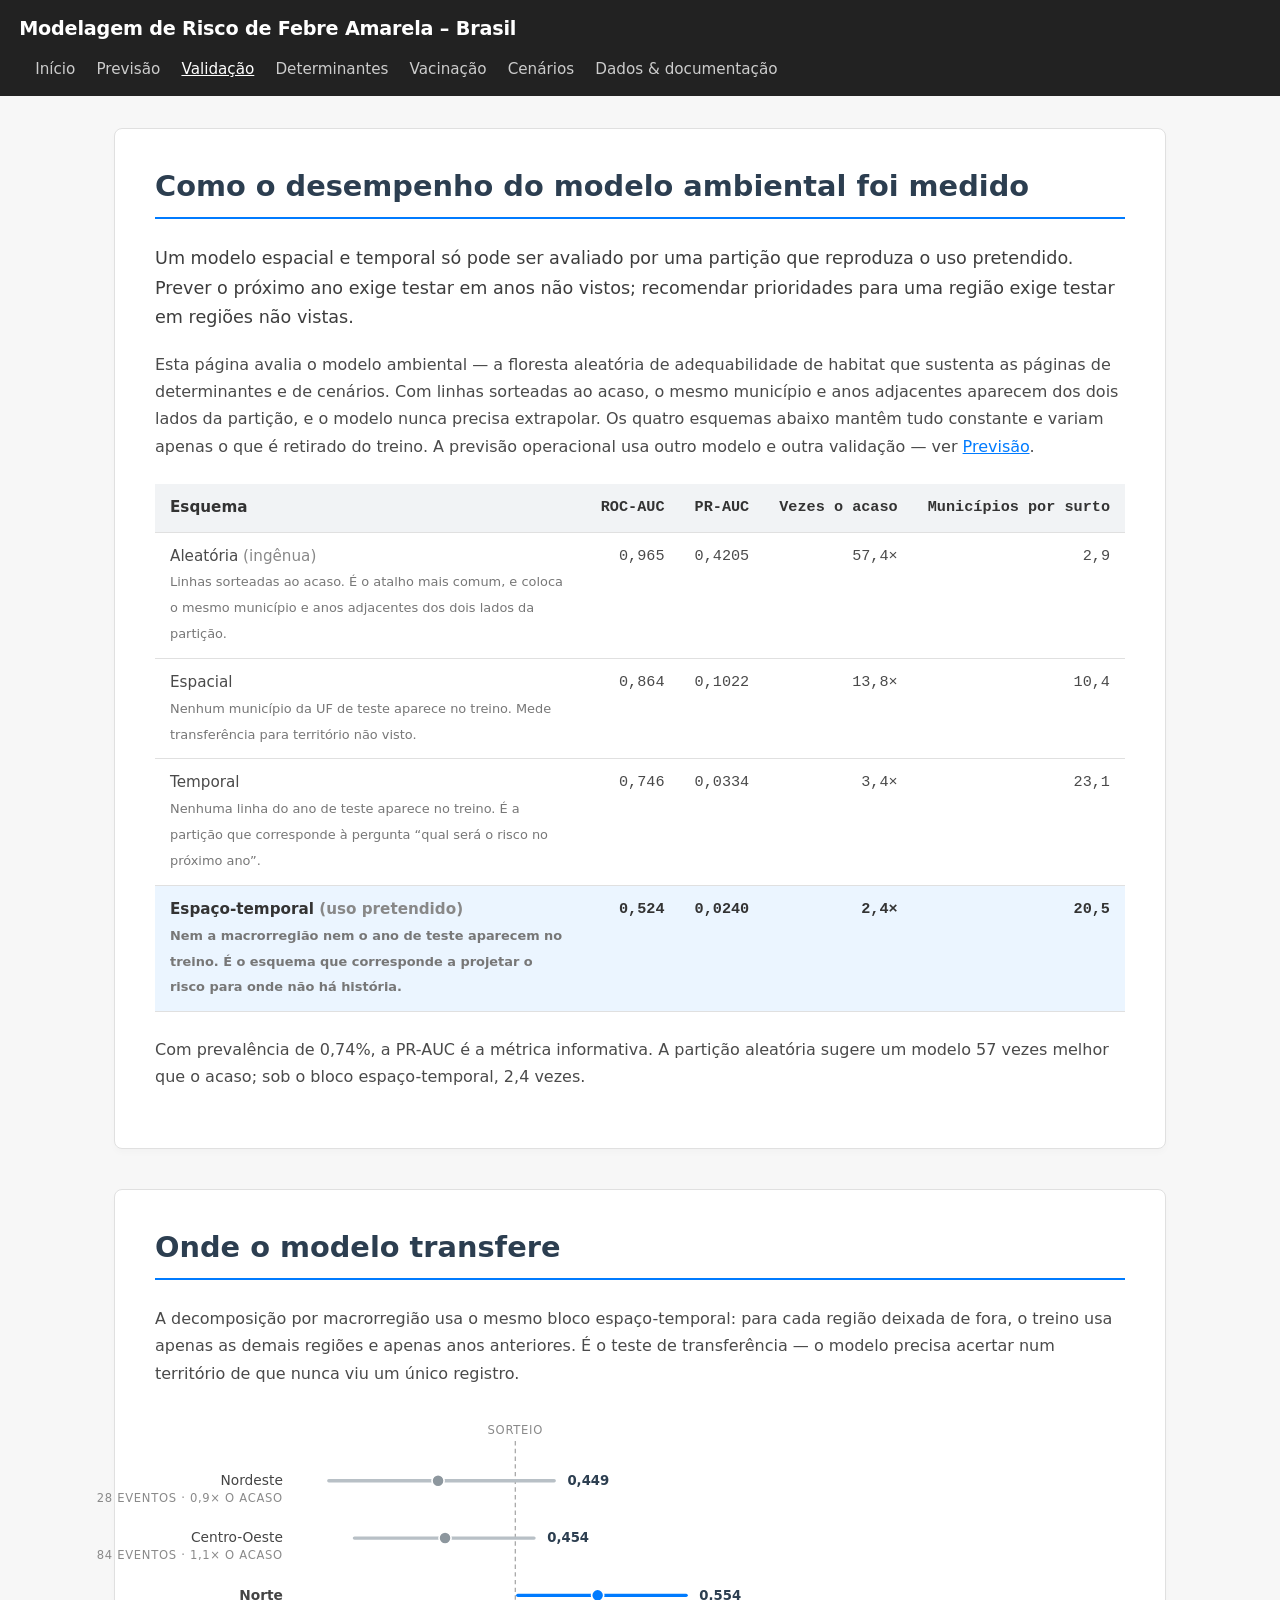
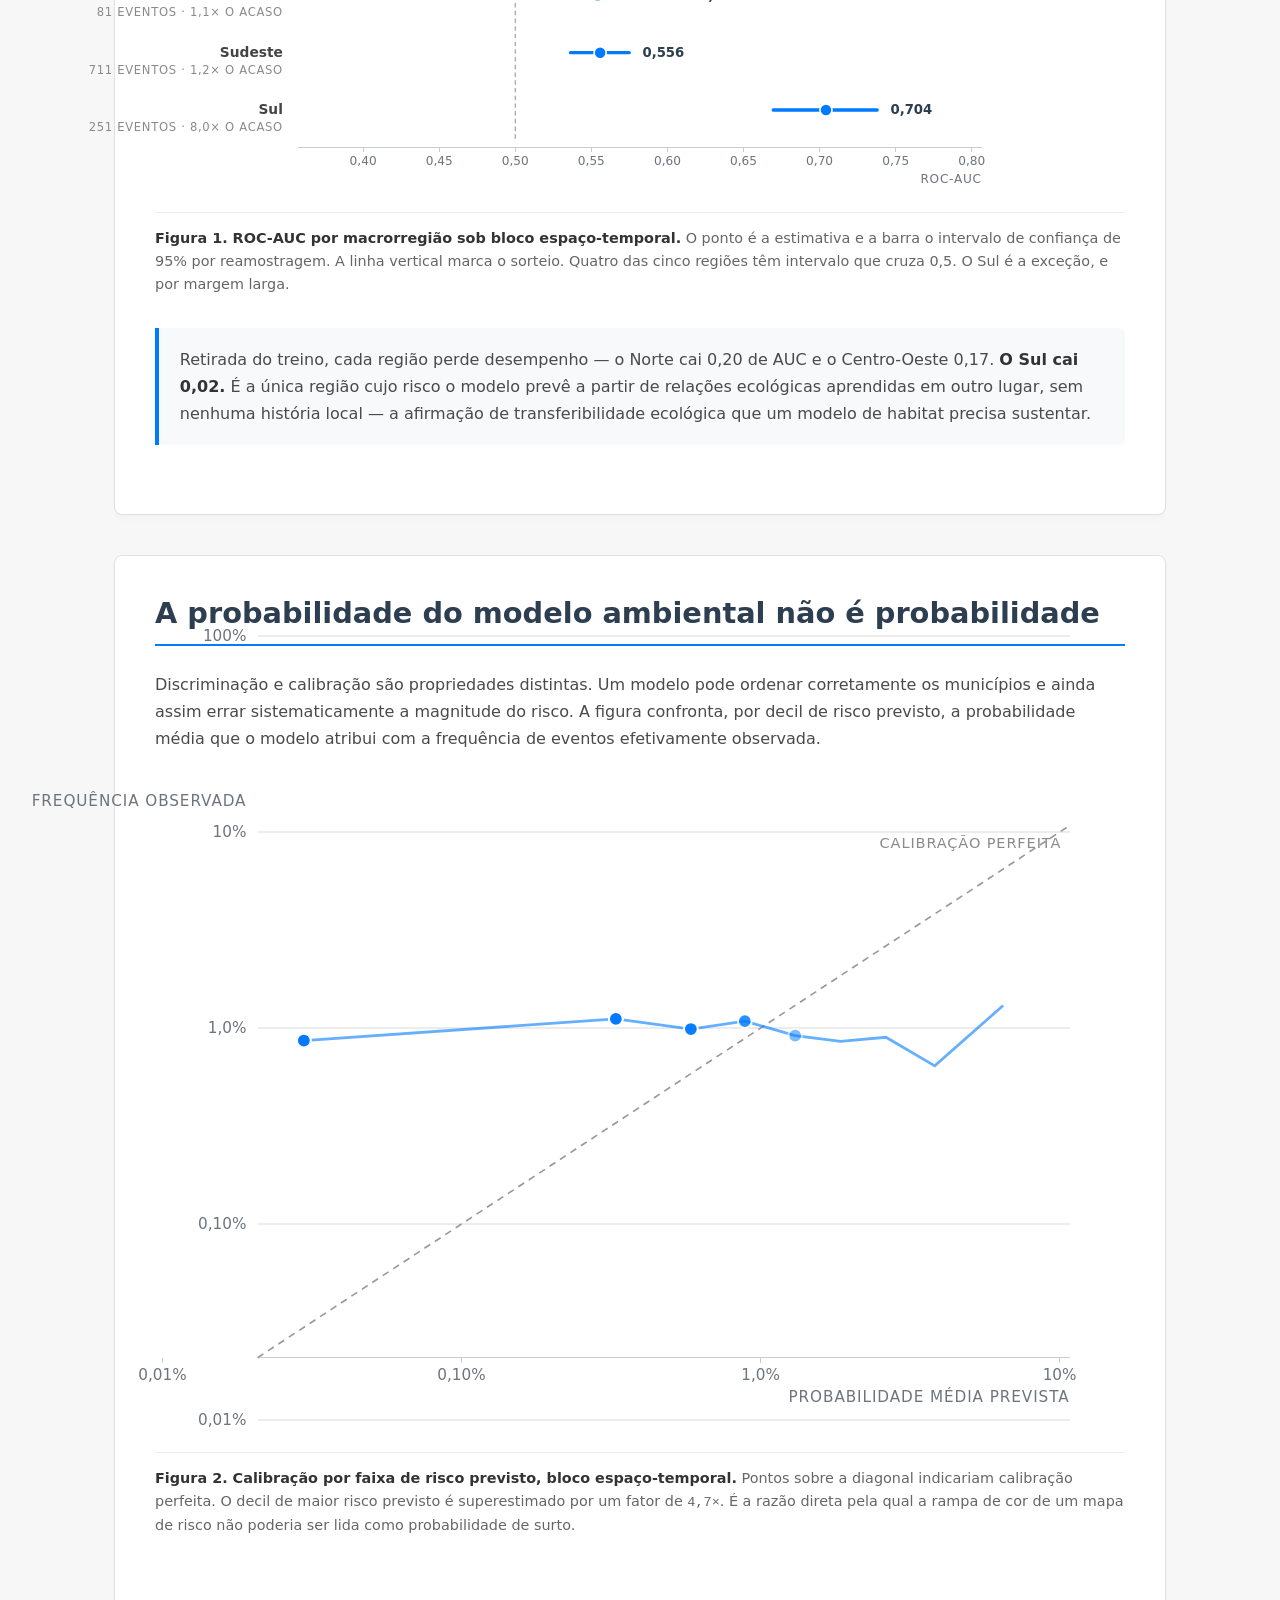
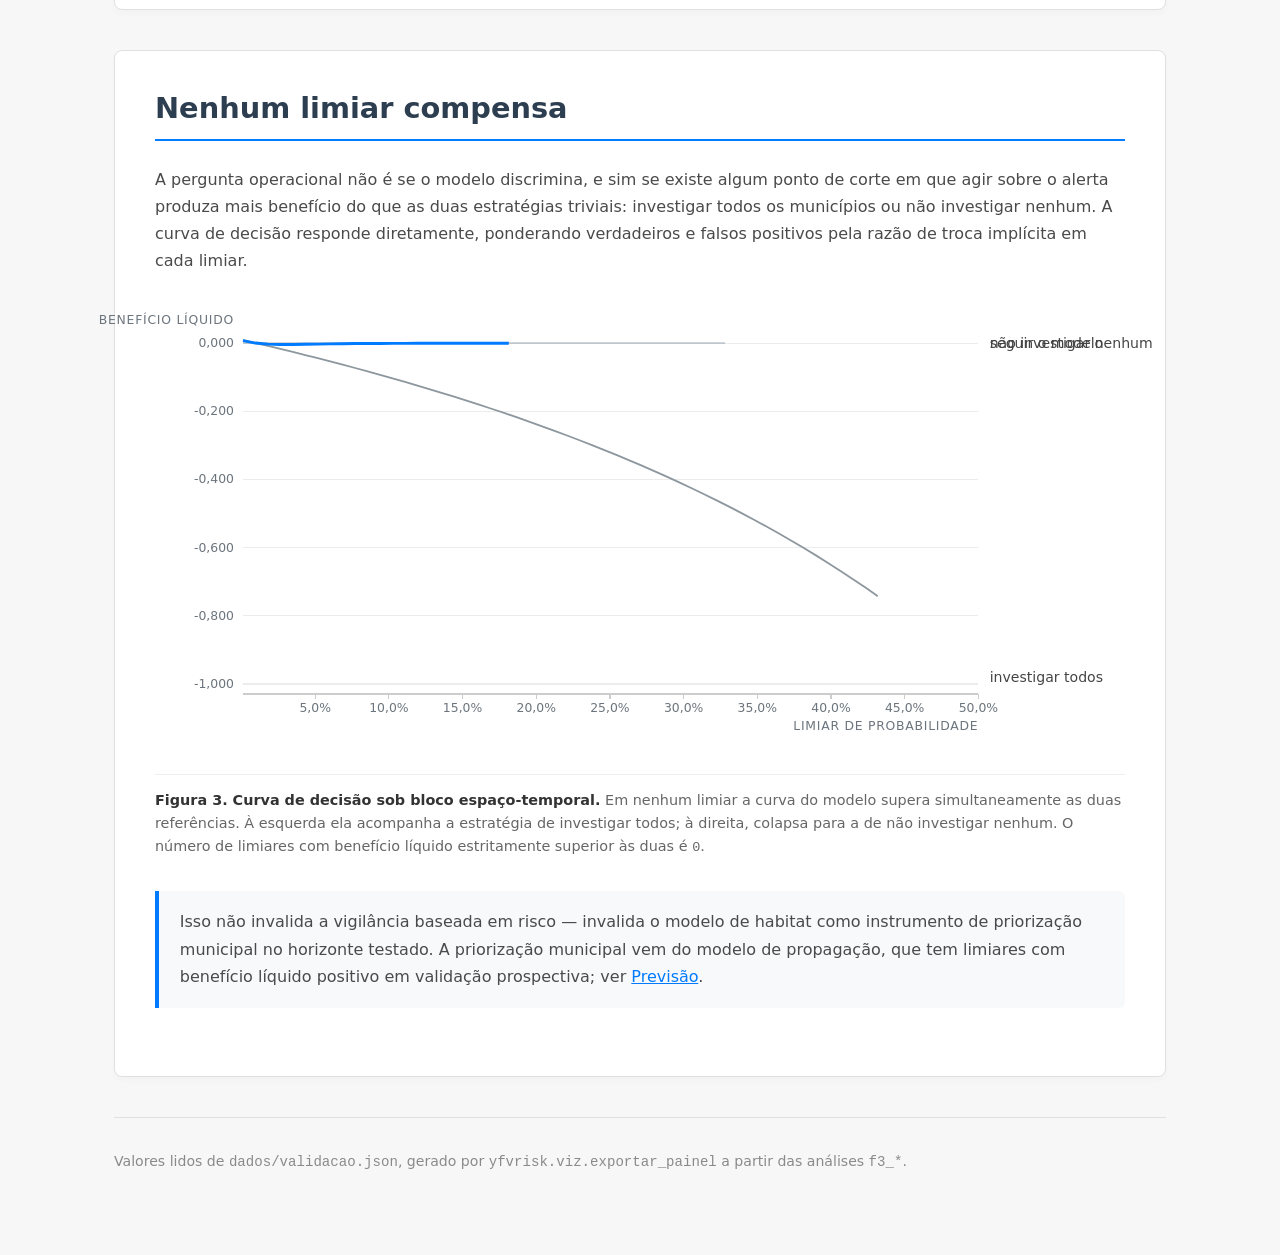
<file: dashboard/validacao.html>
<!DOCTYPE html>
<html lang="pt-BR">
<head>
<meta charset="utf-8">
<meta name="viewport" content="width=device-width, initial-scale=1">
<title>Validação e calibração – Modelagem de risco de febre amarela</title>
<meta name="description" content="Esquemas de partição, transferência por macrorregião, calibração por decil e curva de decisão do modelo de risco de febre amarela silvestre.">
<link rel="stylesheet" href="css/painel.css">
</head>
<body>

<header class="site-header">
  <h1>Modelagem de Risco de Febre Amarela – Brasil</h1>
  <nav class="site-nav">
    <a href="index.html">Início</a>
    <a href="previsao.html">Previsão</a>
    <a href="validacao.html" class="active">Validação</a>
    <a href="determinantes.html">Determinantes</a>
    <a href="vacinacao.html">Vacinação</a>
    <a href="cenarios.html">Cenários</a>
    <a href="metodos.html">Dados &amp; documentação</a>
  </nav>
</header>

<div class="container">

  <section class="section-block">
    <h2>Como o desempenho do modelo ambiental foi medido</h2>
    <p class="lead">
      Um modelo espacial e temporal só pode ser avaliado por uma partição que
      reproduza o uso pretendido. Prever o próximo ano exige testar em anos não
      vistos; recomendar prioridades para uma região exige testar em regiões não
      vistas.
    </p>
    <p>
      Esta página avalia o modelo ambiental — a floresta aleatória de adequabilidade
      de habitat que sustenta as páginas de determinantes e de cenários. Com
      linhas sorteadas ao acaso, o mesmo município e anos adjacentes aparecem dos
      dois lados da partição, e o modelo nunca precisa extrapolar. Os quatro
      esquemas abaixo mantêm tudo constante e variam apenas o que é retirado do
      treino. A previsão operacional usa outro modelo e outra validação — ver
      <a href="previsao.html">Previsão</a>.
    </p>

    <table class="tech-table" id="tab-esquemas">
      <thead>
        <tr>
          <th>Esquema</th><th class="n">ROC-AUC</th><th class="n">PR-AUC</th>
          <th class="n">Vezes o acaso</th><th class="n">Municípios por surto</th>
        </tr>
      </thead>
      <tbody></tbody>
    </table>
    <p>
      Com prevalência de 0,74%, a PR-AUC é a métrica informativa. A partição
      aleatória sugere um modelo 57 vezes melhor que o acaso; sob o bloco
      espaço-temporal, 2,4 vezes.
    </p>
  </section>

  <section class="section-block">
    <h2>Onde o modelo transfere</h2>
    <p>
      A decomposição por macrorregião usa o mesmo bloco espaço-temporal: para cada
      região deixada de fora, o treino usa apenas as demais regiões e apenas anos
      anteriores. É o teste de transferência — o modelo precisa acertar num
      território de que nunca viu um único registro.
    </p>

    <div class="figure-container">
      <div id="fig-regiao"></div>
      <p class="figure-caption">
        <strong>Figura 1. ROC-AUC por macrorregião sob bloco espaço-temporal.</strong>
        O ponto é a estimativa e a barra o intervalo de confiança de 95% por
        reamostragem. A linha vertical marca o sorteio. Quatro das cinco regiões
        têm intervalo que cruza 0,5. O Sul é a exceção, e por margem larga.
      </p>
    </div>

    <div class="ressalva">
      <p>
        Retirada do treino, cada região perde desempenho — o Norte cai 0,20 de AUC
        e o Centro-Oeste 0,17. <strong>O Sul cai 0,02.</strong> É a única região
        cujo risco o modelo prevê a partir de relações ecológicas aprendidas em
        outro lugar, sem nenhuma história local — a afirmação de transferibilidade
        ecológica que um modelo de habitat precisa sustentar.
      </p>
    </div>
  </section>

  <section class="section-block">
    <h2>A probabilidade do modelo ambiental não é probabilidade</h2>
    <p>
      Discriminação e calibração são propriedades distintas. Um modelo pode ordenar
      corretamente os municípios e ainda assim errar sistematicamente a magnitude
      do risco. A figura confronta, por decil de risco previsto, a probabilidade
      média que o modelo atribui com a frequência de eventos efetivamente
      observada.
    </p>

    <div class="figure-container">
      <div id="fig-calibracao"></div>
      <p class="figure-caption">
        <strong>Figura 2. Calibração por faixa de risco previsto, bloco espaço-temporal.</strong>
        Pontos sobre a diagonal indicariam calibração perfeita. O decil de maior
        risco previsto é superestimado por um fator de
        <span class="num" id="cap-fator">—</span>. É a razão direta pela qual a
        rampa de cor de um mapa de risco não poderia ser lida como probabilidade
        de surto.
      </p>
    </div>
  </section>

  <section class="section-block">
    <h2>Nenhum limiar compensa</h2>
    <p>
      A pergunta operacional não é se o modelo discrimina, e sim se existe algum
      ponto de corte em que agir sobre o alerta produza mais benefício do que as
      duas estratégias triviais: investigar todos os municípios ou não investigar
      nenhum. A curva de decisão responde diretamente, ponderando verdadeiros e
      falsos positivos pela razão de troca implícita em cada limiar.
    </p>

    <div class="figure-container">
      <div id="fig-decisao"></div>
      <p class="figure-caption">
        <strong>Figura 3. Curva de decisão sob bloco espaço-temporal.</strong>
        Em nenhum limiar a curva do modelo supera simultaneamente as duas
        referências. À esquerda ela acompanha a estratégia de investigar todos; à
        direita, colapsa para a de não investigar nenhum. O número de limiares com
        benefício líquido estritamente superior às duas é
        <span class="num" id="cap-limiares">—</span>.
      </p>
    </div>

    <div class="ressalva">
      <p>
        Isso não invalida a vigilância baseada em risco — invalida o modelo de
        habitat como instrumento de priorização municipal no horizonte testado. A
        priorização municipal vem do modelo de propagação, que tem limiares com
        benefício líquido positivo em validação prospectiva; ver
        <a href="previsao.html">Previsão</a>.
      </p>
    </div>
  </section>

  <footer class="rodape">
    <p>
      Valores lidos de <code>dados/validacao.json</code>, gerado por
      <code>yfvrisk.viz.exportar_painel</code> a partir das análises <code>f3_*</code>.
    </p>
  </footer>

</div>

<script type="module" src="js/pagina-validacao.js"></script>
</body>
</html>
</file>
<file: dashboard/css/painel.css>
/* Painel de risco de febre amarela silvestre.

   Barra escura no topo, fundo cinza-claro, painéis brancos com borda fina, azul
   institucional como único acento, tipografia de sistema. Os números vêm de
   arquivo gerado pela análise, nunca do HTML. */

/* ---------------------------------------------------------------- tokens */
:root {
  --fundo:         #f7f7f7;
  --painel:        #ffffff;
  --painel-suave:  #f8f9fa;
  --borda:         #e0e0e0;
  --borda-suave:   #eeeeee;
  --borda-forte:   #dee2e6;

  --titulo:        #2c3e50;
  --texto:         #4a4a4a;
  --texto-fraco:   #6c757d;
  --texto-tenue:   #8a8a8a;

  --azul:          #007bff;
  --azul-escuro:   #0059b8;
  --azul-fraco:    rgba(0, 123, 255, 0.08);

  --barra:         #222222;

  /* Divergente do SHAP: valor baixo da variável → alto. */
  --baixo:  #2c7fb8;
  --meio:   #dcd9d2;
  --alto:   #c0392b;

  /* Famílias de variáveis e macrorregiões. Escolhidas para se distinguirem
     sobre branco e manterem ordem de luminância em impressão monocromática. */
  --clima:      #2c7fb8;
  --clima-def:  #7fb3d5;
  --paisagem:   #4a9b6e;
  --imunidade:  #c0392b;
  --demografia: #d9822b;

  --sans: "Segoe UI", system-ui, -apple-system, BlinkMacSystemFont, Roboto,
          Helvetica, Arial, sans-serif;
  --mono: "Cascadia Mono", Consolas, ui-monospace, "SF Mono", Menlo, monospace;

  --largura: 1100px;
}

/* ------------------------------------------------------------- estrutura */
* { box-sizing: border-box; }

html { scroll-behavior: smooth; -webkit-text-size-adjust: 100%; }

body {
  margin: 0;
  background-color: var(--fundo);
  color: var(--texto);
  font-family: var(--sans);
  font-size: 16px;
  line-height: 1.7;
}

/* ------------------------------------------------------------- cabeçalho */
.site-header {
  background-color: var(--barra);
  color: #fff;
  padding: 0.8rem 1.2rem;
  display: flex;
  align-items: center;
  justify-content: space-between;
  flex-wrap: wrap;
  gap: 0.6rem;
}

.site-header h1 {
  margin: 0;
  font-size: 1.2rem;
  font-weight: 700;
  letter-spacing: -0.01em;
}

.site-nav a {
  color: #ccc;
  text-decoration: none;
  margin-left: 1rem;
  font-size: 0.95rem;
}

.site-nav a.active,
.site-nav a:hover {
  color: #fff;
  text-decoration: underline;
}

/* ------------------------------------------------------------ tipografia */
.container {
  max-width: var(--largura);
  margin: 0 auto;
  padding: 2rem 1.5rem 3rem;
}

.section-block {
  background: var(--painel);
  padding: 2.5rem;
  margin-bottom: 2.5rem;
  border-radius: 8px;
  border: 1px solid var(--borda);
  box-shadow: 0 4px 6px rgba(0, 0, 0, 0.02);
}

h2 {
  border-bottom: 2px solid var(--azul);
  padding-bottom: 12px;
  margin: 0 0 25px;
  color: var(--titulo);
  font-size: 1.8rem;
  font-weight: 600;
  line-height: 1.25;
}

h3 {
  color: #444;
  margin: 2rem 0 0.8rem;
  font-size: 1.3rem;
  font-weight: 600;
  border-left: 4px solid var(--azul);
  padding-left: 10px;
  line-height: 1.35;
}

h4 {
  color: #555;
  font-size: 1.05rem;
  font-weight: 600;
  margin: 1.6rem 0 0.5rem;
}

p, li { line-height: 1.7; font-size: 1rem; color: var(--texto); }

p { margin: 0 0 1.1rem; }

.lead {
  font-size: 1.1rem;
  color: #3d3d3d;
}

a { color: var(--azul); }
a:hover { color: var(--azul-escuro); }

strong { color: #333; font-weight: 600; }

.num {
  font-family: var(--mono);
  font-variant-numeric: tabular-nums;
  font-size: 0.94em;
}

/* --------------------------------------------------------- cartão de métrica */
.metric-grid {
  display: grid;
  grid-template-columns: repeat(auto-fit, minmax(200px, 1fr));
  gap: 1.5rem;
  margin: 1.5rem 0 2rem;
}

.metric-card {
  background: var(--painel-suave);
  padding: 1.4rem 1.2rem;
  border-radius: 8px;
  border: 1px solid var(--borda-forte);
  text-align: center;
  transition: transform 0.2s, box-shadow 0.2s, border-color 0.2s;
}

.metric-card:hover {
  transform: translateY(-2px);
  box-shadow: 0 6px 12px rgba(0, 0, 0, 0.05);
  border-color: var(--azul);
}

.metric-card h4 {
  margin: 0;
  color: #666;
  font-size: 0.78rem;
  text-transform: uppercase;
  letter-spacing: 1px;
  font-weight: 600;
}

.metric-card .value {
  display: block;
  margin-top: 0.5rem;
  font-size: 2.1rem;
  font-weight: 700;
  color: var(--titulo);
  font-variant-numeric: tabular-nums;
  line-height: 1.1;
}

.metric-card .value.destaque { color: var(--azul); }
.metric-card .value.alerta { color: var(--alto); }

.metric-card .desc {
  display: block;
  margin-top: 0.5rem;
  font-size: 0.84rem;
  color: #888;
  line-height: 1.45;
}

/* -------------------------------------------------------------- figuras */
.figure-container {
  margin: 2rem 0;
}

.figure-caption {
  margin-top: 1rem;
  font-size: 0.9rem;
  color: #666;
  line-height: 1.6;
  border-top: 1px solid var(--borda-suave);
  padding-top: 0.9rem;
  max-width: 62rem;
}

.figure-caption strong { color: #333; }

/* --------------------------------------------------------------- tabela */
.tech-table {
  width: 100%;
  border-collapse: collapse;
  margin: 1.5rem 0;
  font-size: 0.95rem;
}

.tech-table th,
.tech-table td {
  padding: 11px 15px 11px 0;
  border-bottom: 1px solid var(--borda);
  text-align: left;
  vertical-align: top;
}

.tech-table thead th {
  background-color: #f1f3f5;
  color: #333;
  font-weight: 600;
  padding-left: 15px;
}

.tech-table tbody td:first-child { padding-left: 15px; }

.tech-table td.n, .tech-table th.n {
  text-align: right;
  font-family: var(--mono);
  font-variant-numeric: tabular-nums;
  white-space: nowrap;
}

.tech-table tbody tr:hover { background: #fbfcfd; }

.tech-table tr.realce td {
  background: var(--azul-fraco);
  font-weight: 600;
  color: #333;
}

/* -------------------------------------------------------------- controle */
.controles {
  display: flex;
  flex-wrap: wrap;
  align-items: center;
  gap: 0.5rem;
  margin: 0 0 1.4rem;
  font-size: 0.88rem;
}

.controles .rotulo {
  color: var(--texto-fraco);
  margin-right: 0.4rem;
  font-size: 0.85rem;
}

.botao {
  font: inherit;
  font-size: 0.88rem;
  color: #444;
  background: var(--painel-suave);
  border: 1px solid var(--borda-forte);
  border-radius: 4px;
  padding: 0.36rem 0.85rem;
  cursor: pointer;
  transition: background 0.16s, color 0.16s, border-color 0.16s;
}

.botao:hover { border-color: var(--azul); color: var(--azul); }

.botao[aria-pressed="true"] {
  background: var(--azul);
  border-color: var(--azul);
  color: #fff;
}

/* ------------------------------------------------------------------ svg */
svg { display: block; width: 100%; height: auto; overflow: visible; }

.eixo line, .eixo path {
  stroke: #ccc;
  stroke-width: 1;
  shape-rendering: crispEdges;
}

.eixo text {
  font-family: var(--sans);
  font-size: 11px;
  fill: var(--texto-fraco);
  font-variant-numeric: tabular-nums;
}

.grade line {
  stroke: #ececec;
  stroke-width: 1;
  shape-rendering: crispEdges;
}

.rotulo-serie {
  font-family: var(--sans);
  font-size: 12.5px;
  fill: #444;
}

.rotulo-valor {
  font-family: var(--sans);
  font-size: 12px;
  font-weight: 600;
  fill: var(--titulo);
  font-variant-numeric: tabular-nums;
}

.rotulo-eixo {
  font-family: var(--sans);
  font-size: 10.5px;
  letter-spacing: 0.06em;
  text-transform: uppercase;
  fill: var(--texto-tenue);
}

/* --------------------------------------------------------- dica flutuante */
.dica {
  position: fixed;
  z-index: 60;
  pointer-events: none;
  opacity: 0;
  transform: translate(-50%, -120%);
  transition: opacity 0.12s;
  background: var(--barra);
  color: #fff;
  padding: 0.55rem 0.75rem;
  border-radius: 4px;
  font-size: 0.8rem;
  line-height: 1.5;
  max-width: 20rem;
  box-shadow: 0 4px 14px rgba(0, 0, 0, 0.22);
}

.dica.ativa { opacity: 1; }
.dica b { color: #fff; }

.dica .destaque-dica {
  font-family: var(--mono);
  font-variant-numeric: tabular-nums;
  color: #7fc4ff;
}

/* --------------------------------------------------------------- entrada */
[data-animar] { opacity: 0; transition: opacity 0.6s ease; }
[data-animar].visivel { opacity: 1; }

@media (prefers-reduced-motion: reduce) {
  html { scroll-behavior: auto; }
  [data-animar] { opacity: 1 !important; transition: none !important; }
  * { animation-duration: .001ms !important; transition-duration: .001ms !important; }
}

/* -------------------------------------------------------------- ressalva */
.ressalva {
  background: var(--painel-suave);
  border-left: 4px solid var(--azul);
  border-radius: 0 6px 6px 0;
  padding: 1.1rem 1.3rem;
  margin: 1.8rem 0;
  font-size: 0.96rem;
}

.ressalva p:last-child { margin-bottom: 0; }

/* -------------------------------------------------------- ligações rápidas */
.home-links-grid {
  display: grid;
  grid-template-columns: repeat(auto-fit, minmax(230px, 1fr));
  gap: 1.5rem;
  margin-top: 1.5rem;
}

.card-link {
  display: block;
  background: var(--painel);
  border: 1px solid var(--borda);
  border-radius: 8px;
  padding: 1.3rem;
  text-decoration: none;
  color: inherit;
  transition: transform 0.2s, box-shadow 0.2s, border-color 0.2s;
}

.card-link:hover {
  transform: translateY(-2px);
  box-shadow: 0 6px 12px rgba(0, 0, 0, 0.05);
  border-color: var(--azul);
}

.card-link h4 {
  margin: 0 0 0.5rem;
  color: var(--titulo);
  font-size: 1.05rem;
}

.card-link p {
  margin: 0;
  font-size: 0.9rem;
  color: #666;
  line-height: 1.55;
}

/* --------------------------------------------------------------- rodapé */
.rodape {
  border-top: 1px solid var(--borda);
  margin-top: 1rem;
  padding: 2rem 0 1rem;
  font-size: 0.88rem;
  color: var(--texto-tenue);
}

.rodape p { font-size: 0.88rem; color: var(--texto-tenue); max-width: 60rem; }

@media (max-width: 768px) {
  .section-block { padding: 1.5rem 1.2rem; }
  h2 { font-size: 1.45rem; }
  h3 { font-size: 1.15rem; }
  .site-header { padding: 0.7rem 1rem; }
  .site-header h1 { font-size: 1rem; }
  .site-nav a { margin-left: 0; margin-right: 0.9rem; font-size: 0.85rem; }
  .container { padding: 1.2rem 1rem 2rem; }
}
</file>
